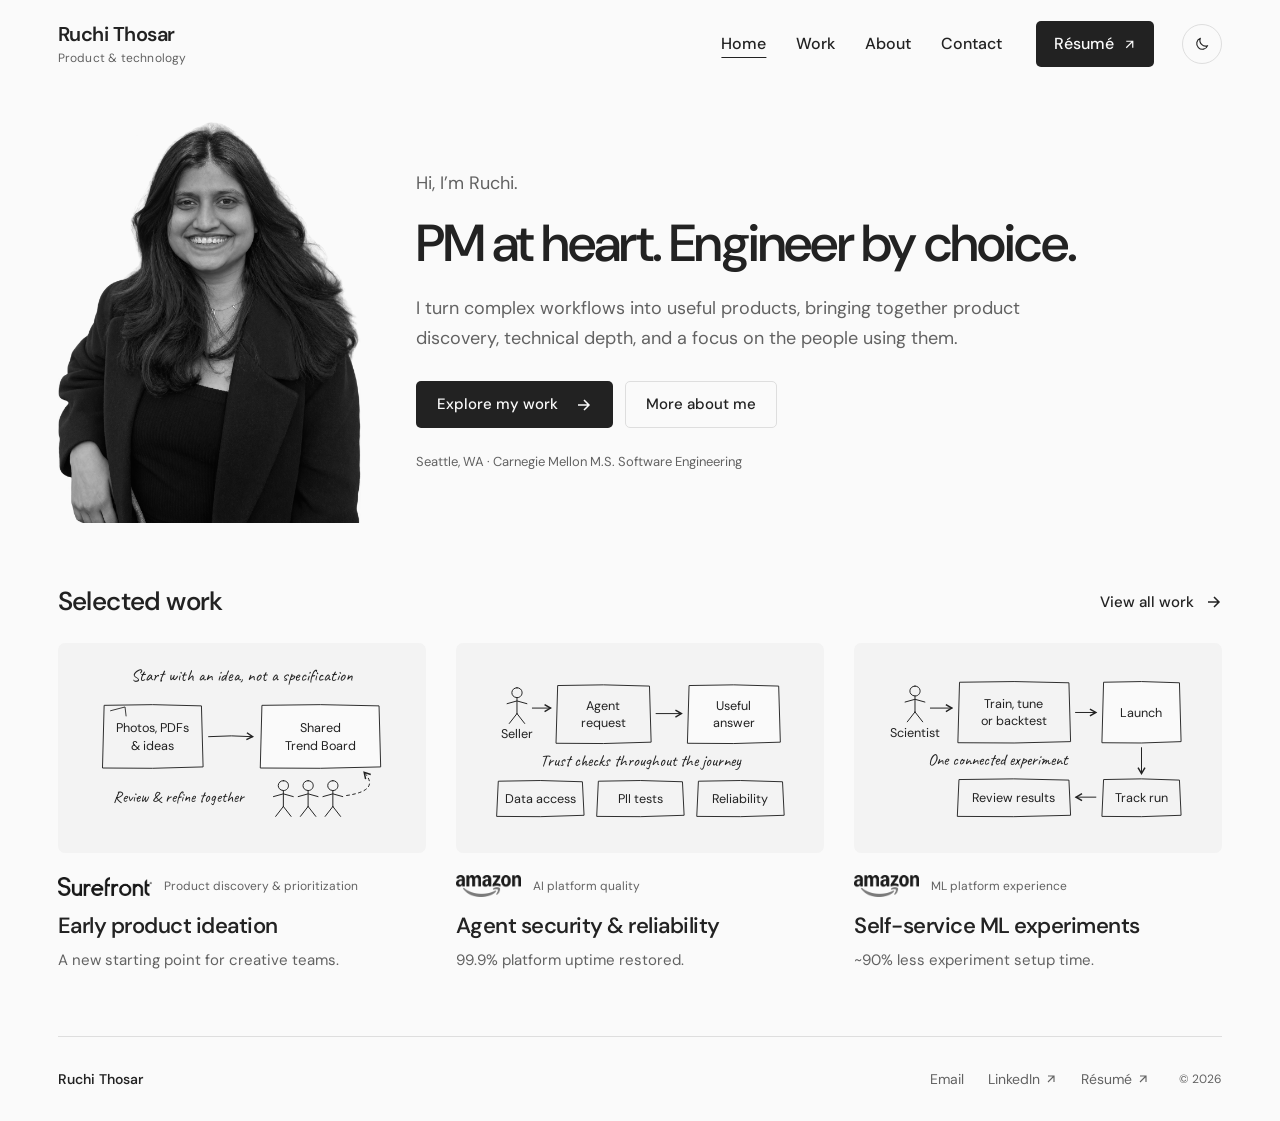
<file: index.html>
<!doctype html>
<html lang="en"><head><meta charset="utf-8"><meta name="viewport" content="width=device-width, initial-scale=1">
<title>Ruchi Thosar | Technical Product Manager</title><meta name="description" content="Product thinking with an engineering foundation. Explore my work in product discovery, AI platforms, and enterprise software.">
<meta name="theme-color" content="#fafafa"><meta property="og:title" content="Ruchi Thosar | Technical Product Manager"><meta property="og:description" content="Product thinking with an engineering foundation. Explore my work in product discovery, AI platforms, and enterprise software."><meta property="og:type" content="website">
<link rel="icon" href="favicon.svg" type="image/svg+xml"><script src="theme.js?v=1395b858ff9c"></script><script src="navigation.js?v=f2a00993703c" defer></script><link rel="stylesheet" href="site.css?v=018fd486fe2b"><link rel="stylesheet" href="portfolio.css?v=d4bd7ad31fdd"></head>
<body class="portfolio-page home-view"><a class="skip" href="#main">Skip to content</a><div class="wrap">
<header class="header site-header"><a class="brand" href="index.html" aria-label="Ruchi Thosar home">Ruchi Thosar<span class="brand-sub">Product &amp; technology</span></a>
<nav class="nav" id="site-navigation" aria-label="Main navigation"><a href="index.html" aria-current="page">Home</a><a href="work.html">Work</a><a href="about.html">About</a><a href="contact.html">Contact</a><a class="resume-link" href="ruchi-thosar-pm-resume.pdf" target="_blank" rel="noopener noreferrer">Résumé <svg class="icon" viewBox="0 0 16 16" fill="none" aria-hidden="true"><path d="M4 12 12 4M4 4h8v8" stroke="currentColor" stroke-width="1.5"/></svg></a></nav><button class="theme-toggle" type="button" data-theme-toggle aria-label="Switch to dark theme" title="Switch to dark theme" hidden><svg class="theme-moon" viewBox="0 0 24 24" fill="none" aria-hidden="true"><path d="M20.5 14.5A8.5 8.5 0 0 1 9.5 3.5a8.5 8.5 0 1 0 11 11Z" stroke="currentColor" stroke-width="1.7" stroke-linejoin="round"/></svg><svg class="theme-sun" viewBox="0 0 24 24" fill="none" aria-hidden="true"><circle cx="12" cy="12" r="4" stroke="currentColor" stroke-width="1.7"/><path d="M12 2v2M12 20v2M2 12h2M20 12h2M5 5l1.5 1.5M17.5 17.5 19 19M5 19l1.5-1.5M17.5 6.5 19 5" stroke="currentColor" stroke-width="1.7" stroke-linecap="round"/></svg><span class="theme-label">Dark</span></button><button class="menu-toggle" type="button" data-menu-toggle aria-controls="site-navigation" aria-expanded="false" hidden><svg class="icon" viewBox="0 0 18 18" fill="none" aria-hidden="true"><path d="M2 5h14M2 9h14M2 13h14" stroke="currentColor" stroke-width="1.5"/></svg><span>Menu</span></button></header>
<main id="main">
  <section class="landing-hero" aria-labelledby="intro">
    <div class="landing-portrait"><img src="ruchi-portrait-cutout.png" alt="Ruchi Thosar, smiling in a black blazer" width="1086" height="1448" fetchpriority="high"></div>
    <div class="landing-intro"><p class="hello">Hi, I’m Ruchi.</p><h1 id="intro">PM at heart. Engineer by choice.</h1><p class="landing-description">I turn complex workflows into useful products, bringing together product discovery, technical depth, and a focus on the people using them.</p><div class="landing-actions"><a class="button button-primary" href="work.html">Explore my work <svg class="icon" viewBox="0 0 16 16" fill="none" aria-hidden="true"><path d="M2 8h11M8 3l5 5-5 5" stroke="currentColor" stroke-width="1.5"/></svg></a><a class="button button-secondary" href="about.html">More about me</a></div><p class="landing-location">Seattle, WA · Carnegie Mellon M.S. Software Engineering</p></div>
  </section>
  <section class="featured-work" id="work" aria-labelledby="selected-work-heading"><div class="gallery-heading"><h2 id="selected-work-heading">Selected work</h2><a class="all-work-link" href="work.html">View all work <svg class="icon" viewBox="0 0 16 16" fill="none" aria-hidden="true"><path d="M2 8h11M8 3l5 5-5 5" stroke="currentColor" stroke-width="1.5"/></svg></a></div><div class="project-gallery featured-gallery"><article class="project-card" id="project-surefront"><a class="project-card-link" href="surefront.html"><div class="project-art"><svg viewBox="0 0 560 310" role="img" aria-labelledby="thumb-surefront-title" xmlns="http://www.w3.org/2000/svg"><title id="thumb-surefront-title">From collected inspiration to a shared Trend Board</title><defs><marker id="thumb-surefront-arrow" markerWidth="9" markerHeight="9" refX="7" refY="4.5" orient="auto"><path d="M1 1 L7 4.5 L1 8" fill="none" stroke="currentColor" stroke-width="1.5"/></marker></defs><text x="280" y="33" fill="currentColor" font-family="Caveat, cursive" font-size="31" text-anchor="middle">Start with an idea, not a specification</text><path d="M29 77 Q117.0 74 206 78 L209 189 Q117.0 193 26 191 Z" fill="var(--soft)" fill-opacity="0" stroke="currentColor" stroke-width="1.7"/><text x="117.0" y="125.5" fill="currentColor" font-family="'DM Sans', Arial, sans-serif" font-size="23" text-anchor="middle">Photos, PDFs</text><text x="117.0" y="157.5" fill="currentColor" font-family="'DM Sans', Arial, sans-serif" font-size="23" text-anchor="middle">&amp; ideas</text><path d="M40 87l27-7 2 17" fill="none" stroke="currentColor" stroke-width="1.6"/><path d="M219 134 Q262 131 299 134" fill="none" stroke="currentColor" stroke-width="1.8" stroke-linecap="round" marker-end="url(#thumb-surefront-arrow)"/><path d="M316 77 Q422.0 74 529 78 L532 189 Q422.0 193 313 191 Z" fill="var(--soft)" fill-opacity="1" stroke="currentColor" stroke-width="1.7"/><text x="422.0" y="125.5" fill="currentColor" font-family="'DM Sans', Arial, sans-serif" font-size="23" text-anchor="middle">Shared</text><text x="422.0" y="157.5" fill="currentColor" font-family="'DM Sans', Arial, sans-serif" font-size="23" text-anchor="middle">Trend Board</text><g transform="translate(355,230)" stroke="currentColor" fill="none" stroke-width="1.8" stroke-linecap="round"><path d="M0-16 C-12-16-13 1 0 2 C12 2 13-16 0-16Z M0 2 L0 31 M-18 13 L0 8 L18 13 M0 31 L-14 49 M0 31 L14 49"/></g><g transform="translate(400,230)" stroke="currentColor" fill="none" stroke-width="1.8" stroke-linecap="round"><path d="M0-16 C-12-16-13 1 0 2 C12 2 13-16 0-16Z M0 2 L0 31 M-18 13 L0 8 L18 13 M0 31 L-14 49 M0 31 L14 49"/></g><g transform="translate(445,230)" stroke="currentColor" fill="none" stroke-width="1.8" stroke-linecap="round"><path d="M0-16 C-12-16-13 1 0 2 C12 2 13-16 0-16Z M0 2 L0 31 M-18 13 L0 8 L18 13 M0 31 L-14 49 M0 31 L14 49"/></g><path d="M470 241 Q532 232 502 199" fill="none" stroke="currentColor" stroke-width="1.8" stroke-linecap="round" marker-end="url(#thumb-surefront-arrow)" stroke-dasharray="5 6"/><text x="165" y="252" fill="currentColor" font-family="Caveat, cursive" font-size="29" text-anchor="middle">Review &amp; refine together</text></svg><span class="project-open" aria-hidden="true"><svg class="icon" viewBox="0 0 16 16" fill="none" aria-hidden="true"><path d="M4 12 12 4M4 4h8v8" stroke="currentColor" stroke-width="1.5"/></svg></span></div><div class="project-brand"><img class="logo surefront" src="surefront-logo.png" alt="Surefront" loading="lazy"><span>Product discovery &amp; prioritization</span></div><h2>Early product ideation</h2><p>A new starting point for creative teams.</p></a></article><article class="project-card" id="project-reliability"><a class="project-card-link" href="reliability.html"><div class="project-art"><svg viewBox="0 0 560 310" role="img" aria-labelledby="thumb-reliability-title" xmlns="http://www.w3.org/2000/svg"><title id="thumb-reliability-title">Protect seller data and check agent behavior before returning an answer</title><defs><marker id="thumb-reliability-arrow" markerWidth="9" markerHeight="9" refX="7" refY="4.5" orient="auto"><path d="M1 1 L7 4.5 L1 8" fill="none" stroke="currentColor" stroke-width="1.5"/></marker></defs><g transform="translate(56,61)" stroke="currentColor" fill="none" stroke-width="1.8" stroke-linecap="round"><path d="M0-16 C-12-16-13 1 0 2 C12 2 13-16 0-16Z M0 2 L0 31 M-18 13 L0 8 L18 13 M0 31 L-14 49 M0 31 L14 49"/></g><text x="56" y="137" fill="currentColor" font-family="'DM Sans', Arial, sans-serif" font-size="23" text-anchor="middle">Seller</text><path d="M130 41 Q213.0 38 297 42 L300 144 Q213.0 148 127 146 Z" fill="var(--soft)" fill-opacity="0" stroke="currentColor" stroke-width="1.7"/><text x="213.0" y="85.0" fill="currentColor" font-family="'DM Sans', Arial, sans-serif" font-size="23" text-anchor="middle">Agent</text><text x="213.0" y="117.0" fill="currentColor" font-family="'DM Sans', Arial, sans-serif" font-size="23" text-anchor="middle">request</text><path d="M84 82 L117 82" fill="none" stroke="currentColor" stroke-width="1.8" stroke-linecap="round" marker-end="url(#thumb-reliability-arrow)"/><path d="M369 41 Q450.0 38 532 42 L535 144 Q450.0 148 366 146 Z" fill="var(--soft)" fill-opacity="1" stroke="currentColor" stroke-width="1.7"/><text x="450.0" y="85.0" fill="currentColor" font-family="'DM Sans', Arial, sans-serif" font-size="23" text-anchor="middle">Useful</text><text x="450.0" y="117.0" fill="currentColor" font-family="'DM Sans', Arial, sans-serif" font-size="23" text-anchor="middle">answer</text><path d="M309 92 L355 92" fill="none" stroke="currentColor" stroke-width="1.8" stroke-linecap="round" marker-end="url(#thumb-reliability-arrow)"/><text x="280" y="188" fill="currentColor" font-family="Caveat, cursive" font-size="30" text-anchor="middle">Trust checks throughout the journey</text><path d="M22 215 Q98.0 212 175 216 L178 277 Q98.0 281 19 279 Z" fill="var(--soft)" fill-opacity="0" stroke="currentColor" stroke-width="1.7"/><text x="98.0" y="254.5" fill="currentColor" font-family="'DM Sans', Arial, sans-serif" font-size="23" text-anchor="middle">Data access</text><path d="M204 215 Q280.0 212 357 216 L360 277 Q280.0 281 201 279 Z" fill="var(--soft)" fill-opacity="0" stroke="currentColor" stroke-width="1.7"/><text x="280.0" y="254.5" fill="currentColor" font-family="'DM Sans', Arial, sans-serif" font-size="23" text-anchor="middle">PII tests</text><path d="M386 215 Q462.0 212 539 216 L542 277 Q462.0 281 383 279 Z" fill="var(--soft)" fill-opacity="0" stroke="currentColor" stroke-width="1.7"/><text x="462.0" y="254.5" fill="currentColor" font-family="'DM Sans', Arial, sans-serif" font-size="23" text-anchor="middle">Reliability</text></svg><span class="project-open" aria-hidden="true"><svg class="icon" viewBox="0 0 16 16" fill="none" aria-hidden="true"><path d="M4 12 12 4M4 4h8v8" stroke="currentColor" stroke-width="1.5"/></svg></span></div><div class="project-brand"><img class="logo amazon" src="amazon-logo.png" alt="Amazon" loading="lazy"><span>AI platform quality</span></div><h2>Agent security &amp; reliability</h2><p>99.9% platform uptime restored.</p></a></article><article class="project-card" id="project-experimentation"><a class="project-card-link" href="experimentation.html"><div class="project-art"><svg viewBox="0 0 560 310" role="img" aria-labelledby="thumb-experimentation-title" xmlns="http://www.w3.org/2000/svg"><title id="thumb-experimentation-title">A scientist requests a job, tracks its run, and finds the results</title><defs><marker id="thumb-experimentation-arrow" markerWidth="9" markerHeight="9" refX="7" refY="4.5" orient="auto"><path d="M1 1 L7 4.5 L1 8" fill="none" stroke="currentColor" stroke-width="1.5"/></marker></defs><g transform="translate(56,58)" stroke="currentColor" fill="none" stroke-width="1.8" stroke-linecap="round"><path d="M0-16 C-12-16-13 1 0 2 C12 2 13-16 0-16Z M0 2 L0 31 M-18 13 L0 8 L18 13 M0 31 L-14 49 M0 31 L14 49"/></g><text x="56" y="135" fill="currentColor" font-family="'DM Sans', Arial, sans-serif" font-size="23" text-anchor="middle">Scientist</text><path d="M137 35 Q236.0 32 336 36 L339 143 Q236.0 147 134 145 Z" fill="var(--soft)" fill-opacity="0" stroke="currentColor" stroke-width="1.7"/><text x="236.0" y="81.5" fill="currentColor" font-family="'DM Sans', Arial, sans-serif" font-size="23" text-anchor="middle">Train, tune</text><text x="236.0" y="113.5" fill="currentColor" font-family="'DM Sans', Arial, sans-serif" font-size="23" text-anchor="middle">or backtest</text><path d="M84 82 L123 82" fill="none" stroke="currentColor" stroke-width="1.8" stroke-linecap="round" marker-end="url(#thumb-experimentation-arrow)"/><path d="M399 35 Q467.5 32 537 36 L540 143 Q467.5 147 396 145 Z" fill="var(--soft)" fill-opacity="1" stroke="currentColor" stroke-width="1.7"/><text x="467.5" y="97.5" fill="currentColor" font-family="'DM Sans', Arial, sans-serif" font-size="23" text-anchor="middle">Launch</text><path d="M348 90 L385 90" fill="none" stroke="currentColor" stroke-width="1.8" stroke-linecap="round" marker-end="url(#thumb-experimentation-arrow)"/><path d="M136 212 Q235.5 209 336 213 L339 277 Q235.5 281 133 279 Z" fill="var(--soft)" fill-opacity="0" stroke="currentColor" stroke-width="1.7"/><text x="235.5" y="253.0" fill="currentColor" font-family="'DM Sans', Arial, sans-serif" font-size="23" text-anchor="middle">Review results</text><path d="M399 212 Q467.5 209 537 213 L540 277 Q467.5 281 396 279 Z" fill="var(--soft)" fill-opacity="0" stroke="currentColor" stroke-width="1.7"/><text x="467.5" y="253.0" fill="currentColor" font-family="'DM Sans', Arial, sans-serif" font-size="23" text-anchor="middle">Track run</text><path d="M468 154 L468 201" fill="none" stroke="currentColor" stroke-width="1.8" stroke-linecap="round" marker-end="url(#thumb-experimentation-arrow)"/><path d="M385 244 L349 244" fill="none" stroke="currentColor" stroke-width="1.8" stroke-linecap="round" marker-end="url(#thumb-experimentation-arrow)"/><text x="206" y="185" fill="currentColor" font-family="Caveat, cursive" font-size="30" text-anchor="middle">One connected experiment</text></svg><span class="project-open" aria-hidden="true"><svg class="icon" viewBox="0 0 16 16" fill="none" aria-hidden="true"><path d="M4 12 12 4M4 4h8v8" stroke="currentColor" stroke-width="1.5"/></svg></span></div><div class="project-brand"><img class="logo amazon" src="amazon-logo.png" alt="Amazon" loading="lazy"><span>ML platform experience</span></div><h2>Self-service ML experiments</h2><p>~90% less experiment setup time.</p></a></article></div></section>
</main>
<footer class="site-footer" id="contact"><a class="footer-name" href="index.html">Ruchi Thosar</a><div class="footer-links"><a href="mailto:thosar.ruchi@gmail.com">Email</a><a href="https://www.linkedin.com/in/ruchi-thosar/" target="_blank" rel="noopener noreferrer">LinkedIn <svg class="icon" viewBox="0 0 16 16" fill="none" aria-hidden="true"><path d="M4 12 12 4M4 4h8v8" stroke="currentColor" stroke-width="1.5"/></svg></a><a href="ruchi-thosar-pm-resume.pdf" target="_blank" rel="noopener noreferrer">Résumé <svg class="icon" viewBox="0 0 16 16" fill="none" aria-hidden="true"><path d="M4 12 12 4M4 4h8v8" stroke="currentColor" stroke-width="1.5"/></svg></a></div><span class="copyright">© 2026</span></footer>
</div></body></html>
</file>
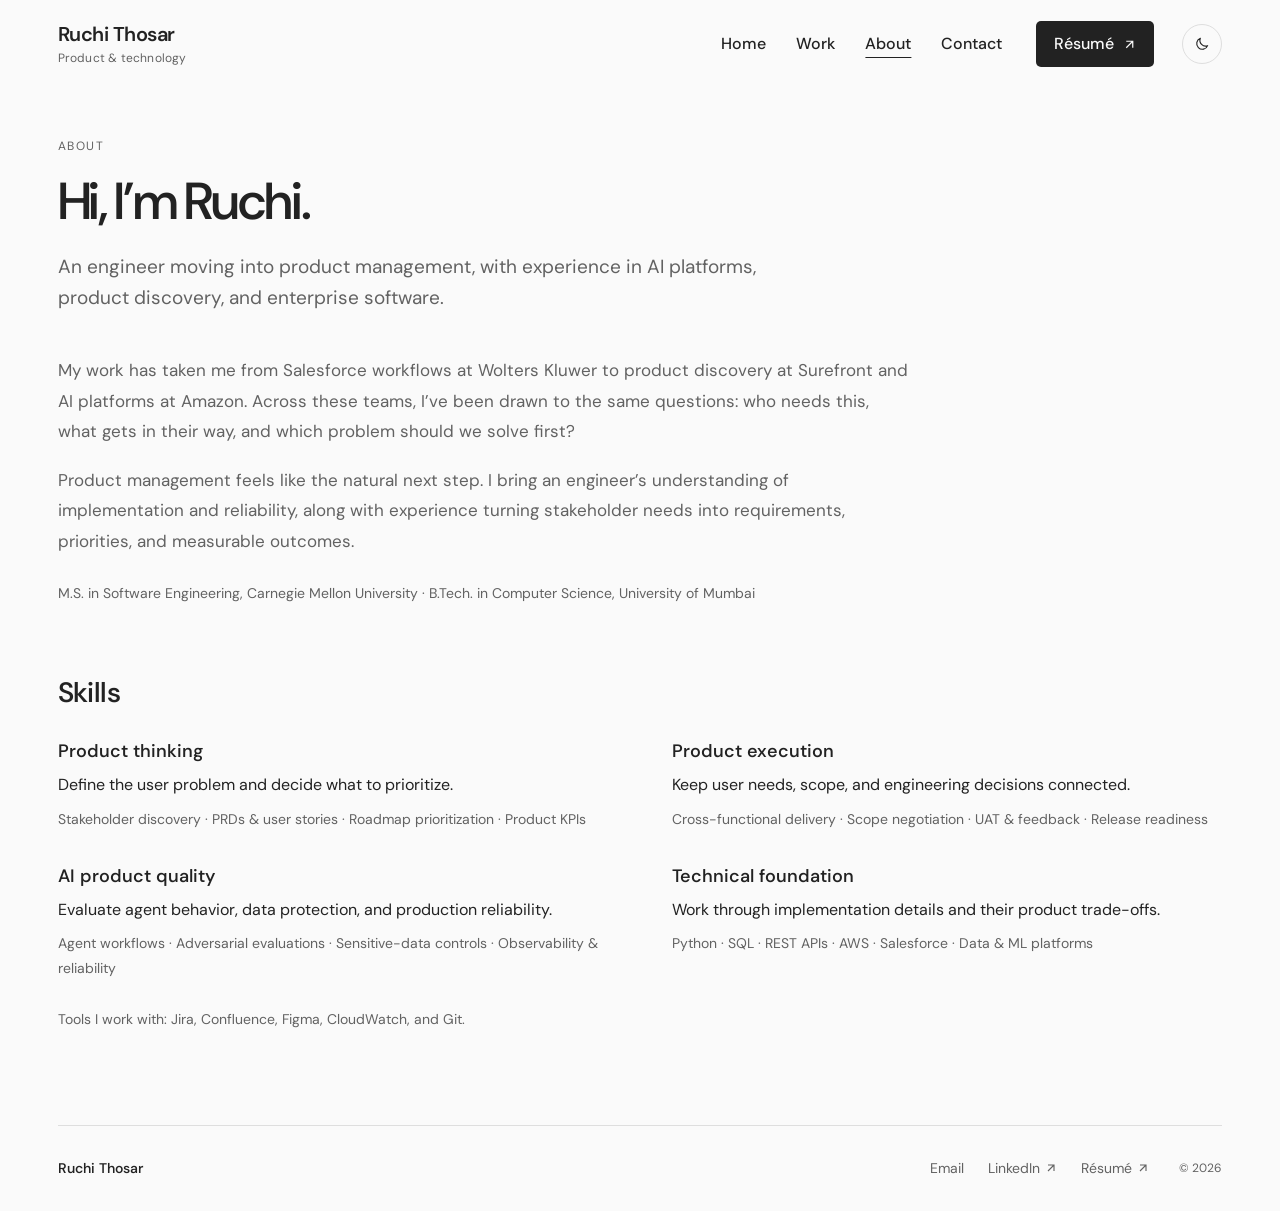
<file: about.html>
<!doctype html>
<html lang="en"><head><meta charset="utf-8"><meta name="viewport" content="width=device-width, initial-scale=1">
<title>About | Ruchi Thosar</title><meta name="description" content="My background, skills, and experience in engineering and product.">
<meta name="theme-color" content="#fafafa"><meta property="og:title" content="About | Ruchi Thosar"><meta property="og:description" content="My background, skills, and experience in engineering and product."><meta property="og:type" content="website">
<link rel="icon" href="favicon.svg" type="image/svg+xml"><script src="theme.js?v=1395b858ff9c"></script><script src="navigation.js?v=f2a00993703c" defer></script><link rel="stylesheet" href="site.css?v=018fd486fe2b"><link rel="stylesheet" href="portfolio.css?v=d4bd7ad31fdd"></head>
<body class="portfolio-page about-view"><a class="skip" href="#main">Skip to content</a><div class="wrap">
<header class="header site-header"><a class="brand" href="index.html" aria-label="Ruchi Thosar home">Ruchi Thosar<span class="brand-sub">Product &amp; technology</span></a>
<nav class="nav" id="site-navigation" aria-label="Main navigation"><a href="index.html">Home</a><a href="work.html">Work</a><a href="about.html" aria-current="page">About</a><a href="contact.html">Contact</a><a class="resume-link" href="ruchi-thosar-pm-resume.pdf" target="_blank" rel="noopener noreferrer">Résumé <svg class="icon" viewBox="0 0 16 16" fill="none" aria-hidden="true"><path d="M4 12 12 4M4 4h8v8" stroke="currentColor" stroke-width="1.5"/></svg></a></nav><button class="theme-toggle" type="button" data-theme-toggle aria-label="Switch to dark theme" title="Switch to dark theme" hidden><svg class="theme-moon" viewBox="0 0 24 24" fill="none" aria-hidden="true"><path d="M20.5 14.5A8.5 8.5 0 0 1 9.5 3.5a8.5 8.5 0 1 0 11 11Z" stroke="currentColor" stroke-width="1.7" stroke-linejoin="round"/></svg><svg class="theme-sun" viewBox="0 0 24 24" fill="none" aria-hidden="true"><circle cx="12" cy="12" r="4" stroke="currentColor" stroke-width="1.7"/><path d="M12 2v2M12 20v2M2 12h2M20 12h2M5 5l1.5 1.5M17.5 17.5 19 19M5 19l1.5-1.5M17.5 6.5 19 5" stroke="currentColor" stroke-width="1.7" stroke-linecap="round"/></svg><span class="theme-label">Dark</span></button><button class="menu-toggle" type="button" data-menu-toggle aria-controls="site-navigation" aria-expanded="false" hidden><svg class="icon" viewBox="0 0 18 18" fill="none" aria-hidden="true"><path d="M2 5h14M2 9h14M2 13h14" stroke="currentColor" stroke-width="1.5"/></svg><span>Menu</span></button></header>
<main id="main" class="profile-page">
  <header class="page-intro"><p class="page-kicker">ABOUT</p><h1>Hi, I’m Ruchi.</h1><p class="page-lead">An engineer moving into product management, with experience in AI platforms, product discovery, and enterprise software.</p></header>
  <div class="profile-story"><p>My work has taken me from Salesforce workflows at Wolters Kluwer to product discovery at Surefront and AI platforms at Amazon. Across these teams, I’ve been drawn to the same questions: who needs this, what gets in their way, and which problem should we solve first?</p><p>Product management feels like the natural next step. I bring an engineer’s understanding of implementation and reliability, along with experience turning stakeholder needs into requirements, priorities, and measurable outcomes.</p><p class="profile-education">M.S. in Software Engineering, Carnegie Mellon University · B.Tech. in Computer Science, University of Mumbai</p></div>
<section class="section skills" id="skills" aria-labelledby="skills-heading">
    <div class="section-title"><h2 id="skills-heading">Skills</h2></div>
    <dl class="skill-list">
      <div><dt>Product thinking</dt><dd><p>Define the user problem and decide what to prioritize.</p><span>Stakeholder discovery · PRDs &amp; user stories · Roadmap prioritization · Product KPIs</span></dd></div>
      <div><dt>Product execution</dt><dd><p>Keep user needs, scope, and engineering decisions connected.</p><span>Cross-functional delivery · Scope negotiation · UAT &amp; feedback · Release readiness</span></dd></div>
      <div><dt>AI product quality</dt><dd><p>Evaluate agent behavior, data protection, and production reliability.</p><span>Agent workflows · Adversarial evaluations · Sensitive-data controls · Observability &amp; reliability</span></dd></div>
      <div><dt>Technical foundation</dt><dd><p>Work through implementation details and their product trade-offs.</p><span>Python · SQL · REST APIs · AWS · Salesforce · Data &amp; ML platforms</span></dd></div>
    </dl>
    <p class="tools-note">Tools I work with: Jira, Confluence, Figma, CloudWatch, and Git.</p>
  </section></main>
<footer class="site-footer" id="contact"><a class="footer-name" href="index.html">Ruchi Thosar</a><div class="footer-links"><a href="mailto:thosar.ruchi@gmail.com">Email</a><a href="https://www.linkedin.com/in/ruchi-thosar/" target="_blank" rel="noopener noreferrer">LinkedIn <svg class="icon" viewBox="0 0 16 16" fill="none" aria-hidden="true"><path d="M4 12 12 4M4 4h8v8" stroke="currentColor" stroke-width="1.5"/></svg></a><a href="ruchi-thosar-pm-resume.pdf" target="_blank" rel="noopener noreferrer">Résumé <svg class="icon" viewBox="0 0 16 16" fill="none" aria-hidden="true"><path d="M4 12 12 4M4 4h8v8" stroke="currentColor" stroke-width="1.5"/></svg></a></div><span class="copyright">© 2026</span></footer>
</div></body></html>
</file>
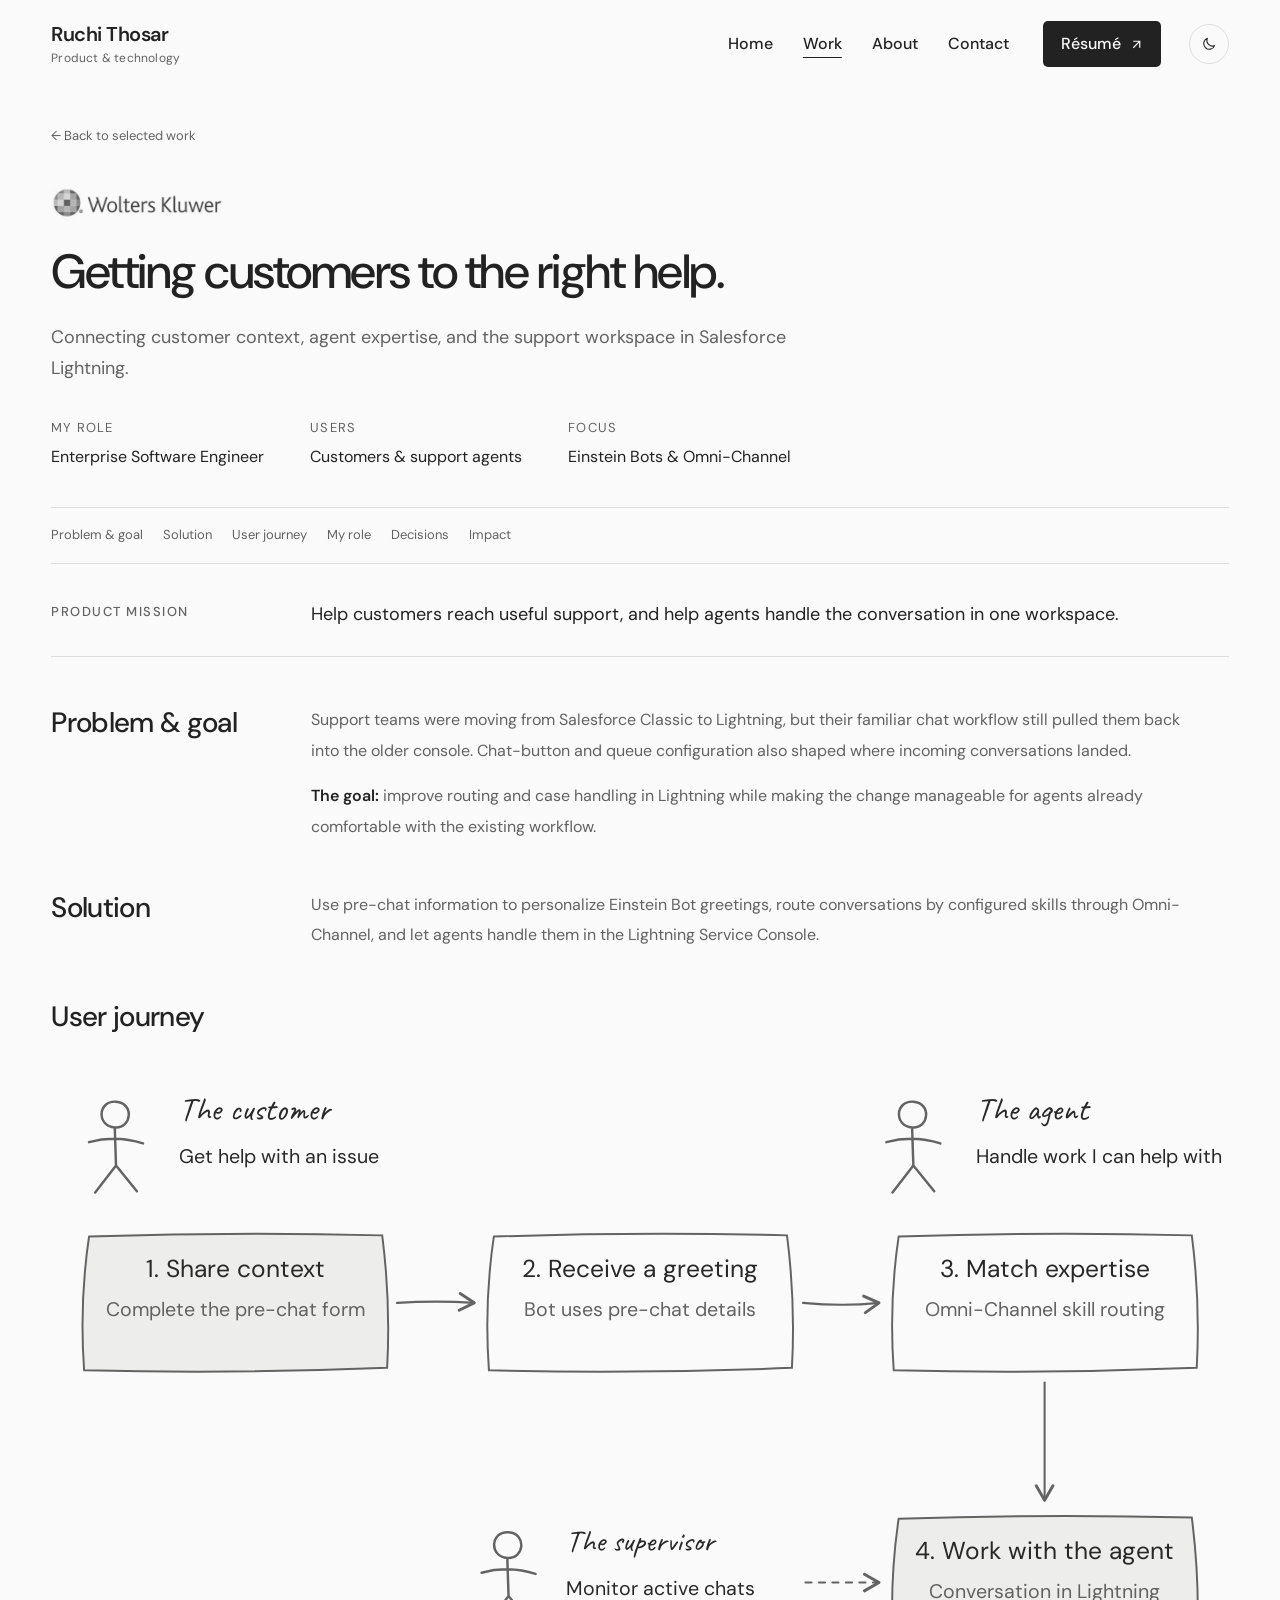
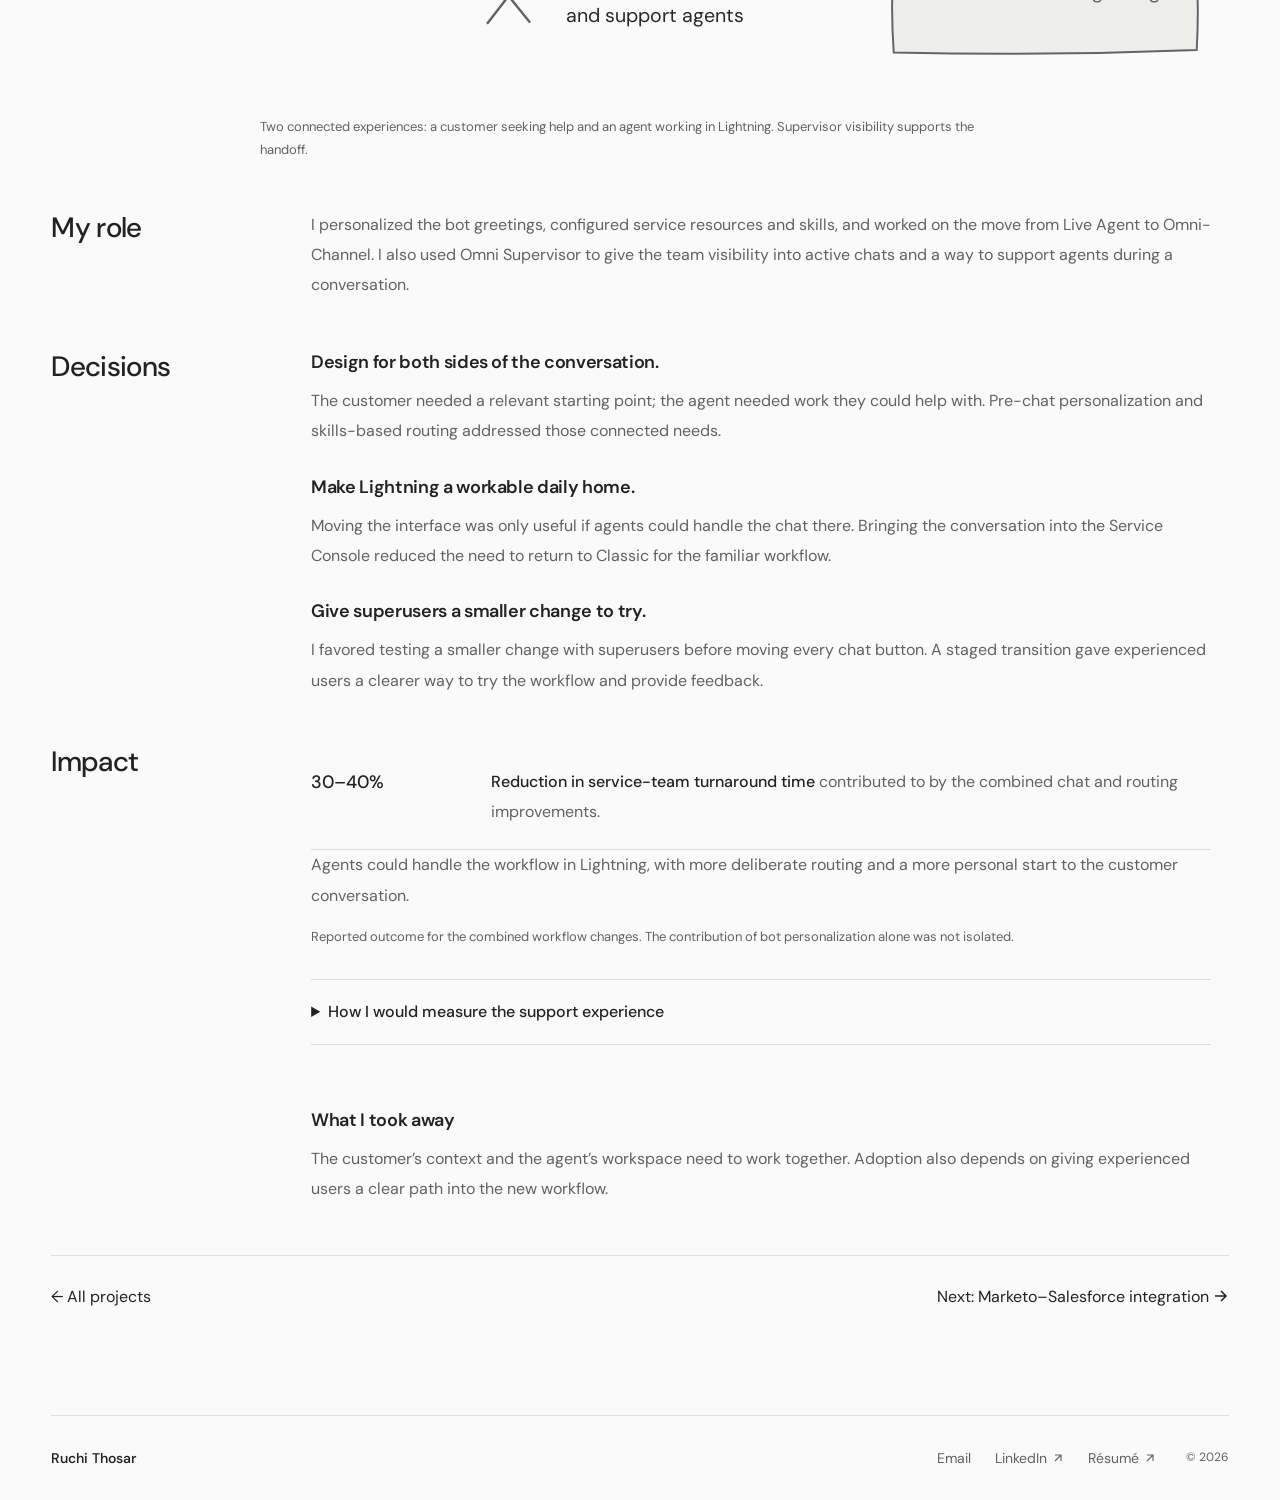
<file: chatbot.html>
<!doctype html>
<html lang="en"><head><meta charset="utf-8"><meta name="viewport" content="width=device-width, initial-scale=1">
<title>Customer support &amp; routing | Ruchi Thosar</title><meta name="description" content="Connecting customer context, agent expertise, and the support workspace in Salesforce Lightning.">
<meta name="theme-color" content="#fafafa"><meta property="og:title" content="Customer support &amp; routing | Ruchi Thosar"><meta property="og:description" content="Connecting customer context, agent expertise, and the support workspace in Salesforce Lightning."><meta property="og:type" content="website">
<link rel="icon" href="favicon.svg" type="image/svg+xml"><script src="theme.js?v=1395b858ff9c"></script><script src="navigation.js?v=f2a00993703c" defer></script><link rel="stylesheet" href="site.css?v=018fd486fe2b"><link rel="stylesheet" href="portfolio.css?v=d4bd7ad31fdd"></head>
<body class="case-page"><a class="skip" href="#main">Skip to content</a><div class="wrap">
<header class="header site-header"><a class="brand" href="index.html" aria-label="Ruchi Thosar home">Ruchi Thosar<span class="brand-sub">Product &amp; technology</span></a>
<nav class="nav" id="site-navigation" aria-label="Main navigation"><a href="index.html">Home</a><a href="work.html" aria-current="page">Work</a><a href="about.html">About</a><a href="contact.html">Contact</a><a class="resume-link" href="ruchi-thosar-pm-resume.pdf" target="_blank" rel="noopener noreferrer">Résumé <svg class="icon" viewBox="0 0 16 16" fill="none" aria-hidden="true"><path d="M4 12 12 4M4 4h8v8" stroke="currentColor" stroke-width="1.5"/></svg></a></nav><button class="theme-toggle" type="button" data-theme-toggle aria-label="Switch to dark theme" title="Switch to dark theme" hidden><svg class="theme-moon" viewBox="0 0 24 24" fill="none" aria-hidden="true"><path d="M20.5 14.5A8.5 8.5 0 0 1 9.5 3.5a8.5 8.5 0 1 0 11 11Z" stroke="currentColor" stroke-width="1.7" stroke-linejoin="round"/></svg><svg class="theme-sun" viewBox="0 0 24 24" fill="none" aria-hidden="true"><circle cx="12" cy="12" r="4" stroke="currentColor" stroke-width="1.7"/><path d="M12 2v2M12 20v2M2 12h2M20 12h2M5 5l1.5 1.5M17.5 17.5 19 19M5 19l1.5-1.5M17.5 6.5 19 5" stroke="currentColor" stroke-width="1.7" stroke-linecap="round"/></svg><span class="theme-label">Dark</span></button><button class="menu-toggle" type="button" data-menu-toggle aria-controls="site-navigation" aria-expanded="false" hidden><svg class="icon" viewBox="0 0 18 18" fill="none" aria-hidden="true"><path d="M2 5h14M2 9h14M2 13h14" stroke="currentColor" stroke-width="1.5"/></svg><span>Menu</span></button></header>
<main id="main"><a class="back" href="work.html">← Back to selected work</a><header class="case-header"><img class="case-logo wk-case-logo" src="wolters-kluwer-logo.png" alt="Wolters Kluwer" width="792" height="155"><h1>Getting customers to the right help.</h1><p class="case-subtitle">Connecting customer context, agent expertise, and the support workspace in Salesforce Lightning.</p><div class="case-meta"><div><small>My role</small>Enterprise Software Engineer</div><div><small>Users</small>Customers &amp; support agents</div><div><small>Focus</small>Einstein Bots &amp; Omni-Channel</div></div></header><nav class="case-jump" aria-label="Case study sections"><a href="#problem">Problem & goal</a><a href="#solution">Solution</a><a href="#journey">User journey</a><a href="#role">My role</a><a href="#decisions">Decisions</a><a href="#impact">Impact</a></nav><div class="case-content"><section id="mission" class="mission"><p class="eyebrow">PRODUCT MISSION</p><p>Help customers reach useful support, and help agents handle the conversation in one workspace.</p></section><section id="problem"><h2>Problem &amp; goal</h2><div class="case-section-body"><p>Support teams were moving from Salesforce Classic to Lightning, but their familiar chat workflow still pulled them back into the older console. Chat-button and queue configuration also shaped where incoming conversations landed.</p><p><strong>The goal:</strong> improve routing and case handling in Lightning while making the change manageable for agents already comfortable with the existing workflow.</p></div></section><section id="solution"><h2>Solution</h2><div class="case-section-body"><p>Use pre-chat information to personalize Einstein Bot greetings, route conversations by configured skills through Omni-Channel, and let agents handle them in the Lightning Service Console.</p></div></section><section id="journey"><h2>User journey</h2><div class="case-section-body"><figure class="journey-figure"><div class="sketch-board"><svg class="journey-desktop" viewBox="0 0 960 515" xmlns="http://www.w3.org/2000/svg" role="img" aria-labelledby="support-desktop-title support-desktop-desc"><title id="support-desktop-title">Customer context meets agent expertise</title><desc id="support-desktop-desc">The customer shares pre-chat context and receives a personalized Einstein Bot greeting. Omni-Channel routes the conversation using configured skills. The support agent handles it in Lightning, while a supervisor can monitor active chats and assist.</desc><defs><marker id="support-desktop-arrow" markerWidth="10" markerHeight="10" refX="8" refY="5" orient="auto"><path d="M1 1 L8 5 L1 9" stroke="var(--diagram-stroke,#535348)" stroke-width="1.4" fill="none" stroke-linecap="round" stroke-linejoin="round"/></marker></defs><g transform="translate(53,43)" fill="none" stroke="var(--diagram-stroke,#45453c)" stroke-width="2" stroke-linecap="round"><path d="M0-18 C-15-19-16 2-1 3 C13 4 15-17 0-18Z M-1 4 L0 34 M-22 15 Q0 9 22 16 M0 34 L-17 56 M0 34 L17 55"/></g><text x="104" y="40" text-anchor="start" fill="var(--diagram-ink,#34342e)" font-family="'Caveat', cursive" font-size="27"><tspan x="104" dy="0">The customer</tspan></text><text x="104" y="75" text-anchor="start" fill="var(--diagram-ink,#34342e)" font-family="'DM Sans', Arial, sans-serif" font-size="16"><tspan x="104" dy="0">Get help with an issue</tspan></text><g transform="translate(703,43)" fill="none" stroke="var(--diagram-stroke,#45453c)" stroke-width="2" stroke-linecap="round"><path d="M0-18 C-15-19-16 2-1 3 C13 4 15-17 0-18Z M-1 4 L0 34 M-22 15 Q0 9 22 16 M0 34 L-17 56 M0 34 L17 55"/></g><text x="754" y="40" text-anchor="start" fill="var(--diagram-ink,#34342e)" font-family="'Caveat', cursive" font-size="27"><tspan x="754" dy="0">The agent</tspan></text><text x="754" y="75" text-anchor="start" fill="var(--diagram-ink,#34342e)" font-family="'DM Sans', Arial, sans-serif" font-size="16"><tspan x="754" dy="0">Handle work I can help with</tspan></text><path d="M31 135 Q150.0 131 270 134 Q277 189.0 274 242 Q150.0 247 27 244 Q23 189.0 31 135Z" fill="var(--diagram-highlight,#fff8dc)" stroke="var(--diagram-stroke,#45453c)" stroke-width="1.6"/><text x="150.0" y="168" text-anchor="middle" fill="var(--diagram-ink,#34342e)" font-family="'DM Sans', Arial, sans-serif" font-size="20"><tspan x="150.0" dy="0">1. Share context</tspan></text><text x="150.0" y="200" text-anchor="middle" fill="var(--diagram-muted,#65655b)" font-family="'DM Sans', Arial, sans-serif" font-size="16"><tspan x="150.0" dy="0">Complete the pre-chat form</tspan></text><path d="M361 135 Q480.0 131 600 134 Q607 189.0 604 242 Q480.0 247 357 244 Q353 189.0 361 135Z" fill="var(--diagram-surface,#fff)" stroke="var(--diagram-stroke,#45453c)" stroke-width="1.6"/><text x="480.0" y="168" text-anchor="middle" fill="var(--diagram-ink,#34342e)" font-family="'DM Sans', Arial, sans-serif" font-size="20"><tspan x="480.0" dy="0">2. Receive a greeting</tspan></text><text x="480.0" y="200" text-anchor="middle" fill="var(--diagram-muted,#65655b)" font-family="'DM Sans', Arial, sans-serif" font-size="16"><tspan x="480.0" dy="0">Bot uses pre-chat details</tspan></text><path d="M691 135 Q810.0 131 930 134 Q937 189.0 934 242 Q810.0 247 687 244 Q683 189.0 691 135Z" fill="var(--diagram-surface,#fff)" stroke="var(--diagram-stroke,#45453c)" stroke-width="1.6"/><text x="810.0" y="168" text-anchor="middle" fill="var(--diagram-ink,#34342e)" font-family="'DM Sans', Arial, sans-serif" font-size="20"><tspan x="810.0" dy="0">3. Match expertise</tspan></text><text x="810.0" y="200" text-anchor="middle" fill="var(--diagram-muted,#65655b)" font-family="'DM Sans', Arial, sans-serif" font-size="16"><tspan x="810.0" dy="0">Omni-Channel skill routing</tspan></text><path d="M282 189 Q314 187 345 189" stroke="var(--diagram-stroke,#535348)" stroke-width="1.7" fill="none" stroke-linecap="round" stroke-linejoin="round" marker-end="url(#support-desktop-arrow)"/><path d="M613 189 Q646 192 675 189" stroke="var(--diagram-stroke,#535348)" stroke-width="1.7" fill="none" stroke-linecap="round" stroke-linejoin="round" marker-end="url(#support-desktop-arrow)"/><path d="M810 254 L810 350" stroke="var(--diagram-stroke,#535348)" stroke-width="1.7" fill="none" stroke-linecap="round" stroke-linejoin="round" marker-end="url(#support-desktop-arrow)"/><path d="M691 365 Q810.0 361 930 364 Q937 419.0 934 472 Q810.0 477 687 474 Q683 419.0 691 365Z" fill="var(--diagram-highlight,#fff8dc)" stroke="var(--diagram-stroke,#45453c)" stroke-width="1.6"/><text x="810.0" y="398" text-anchor="middle" fill="var(--diagram-ink,#34342e)" font-family="'DM Sans', Arial, sans-serif" font-size="20"><tspan x="810.0" dy="0">4. Work with the agent</tspan></text><text x="810.0" y="430" text-anchor="middle" fill="var(--diagram-muted,#65655b)" font-family="'DM Sans', Arial, sans-serif" font-size="16"><tspan x="810.0" dy="0">Conversation in Lightning</tspan></text><g transform="translate(373,394)" fill="none" stroke="var(--diagram-stroke,#45453c)" stroke-width="2" stroke-linecap="round"><path d="M0-18 C-15-19-16 2-1 3 C13 4 15-17 0-18Z M-1 4 L0 34 M-22 15 Q0 9 22 16 M0 34 L-17 56 M0 34 L17 55"/></g><text x="420" y="391" text-anchor="start" fill="var(--diagram-ink,#34342e)" font-family="'Caveat', cursive" font-size="25"><tspan x="420" dy="0">The supervisor</tspan></text><text x="420" y="427" text-anchor="start" fill="var(--diagram-ink,#34342e)" font-family="'DM Sans', Arial, sans-serif" font-size="16"><tspan x="420" dy="0">Monitor active chats</tspan><tspan x="420" dy="22.4">and support agents</tspan></text><path d="M615 417 L675 417" stroke="var(--diagram-stroke,#535348)" stroke-width="1.7" fill="none" stroke-linecap="round" stroke-linejoin="round" marker-end="url(#support-desktop-arrow)" stroke-dasharray="5 6"/></svg><svg class="journey-mobile" viewBox="0 0 420 895" xmlns="http://www.w3.org/2000/svg" role="img" aria-labelledby="support-mobile-title support-mobile-desc"><title id="support-mobile-title">Customer context meets agent expertise</title><desc id="support-mobile-desc">The customer shares pre-chat context and receives a personalized Einstein Bot greeting. Omni-Channel routes the conversation using configured skills. The support agent handles it in Lightning, while a supervisor can monitor active chats and assist.</desc><defs><marker id="support-mobile-arrow" markerWidth="10" markerHeight="10" refX="8" refY="5" orient="auto"><path d="M1 1 L8 5 L1 9" stroke="var(--diagram-stroke,#535348)" stroke-width="1.4" fill="none" stroke-linecap="round" stroke-linejoin="round"/></marker></defs><g transform="translate(43,42)" fill="none" stroke="var(--diagram-stroke,#45453c)" stroke-width="2" stroke-linecap="round"><path d="M0-18 C-15-19-16 2-1 3 C13 4 15-17 0-18Z M-1 4 L0 34 M-22 15 Q0 9 22 16 M0 34 L-17 56 M0 34 L17 55"/></g><text x="91" y="38" text-anchor="start" fill="var(--diagram-ink,#34342e)" font-family="'Caveat', cursive" font-size="27"><tspan x="91" dy="0">The customer</tspan></text><text x="91" y="70" text-anchor="start" fill="var(--diagram-ink,#34342e)" font-family="'DM Sans', Arial, sans-serif" font-size="16"><tspan x="91" dy="0">Get help with an issue</tspan></text><path d="M61 125 Q210.0 121 360 124 Q367 177.0 364 228 Q210.0 233 57 230 Q53 177.0 61 125Z" fill="var(--diagram-highlight,#fff8dc)" stroke="var(--diagram-stroke,#45453c)" stroke-width="1.6"/><text x="210.0" y="158" text-anchor="middle" fill="var(--diagram-ink,#34342e)" font-family="'DM Sans', Arial, sans-serif" font-size="20"><tspan x="210.0" dy="0">1. Share context</tspan></text><text x="210.0" y="190" text-anchor="middle" fill="var(--diagram-muted,#65655b)" font-family="'DM Sans', Arial, sans-serif" font-size="16"><tspan x="210.0" dy="0">Complete the pre-chat form</tspan></text><path d="M61 294 Q210.0 290 360 293 Q367 346.0 364 397 Q210.0 402 57 399 Q53 346.0 61 294Z" fill="var(--diagram-surface,#fff)" stroke="var(--diagram-stroke,#45453c)" stroke-width="1.6"/><text x="210.0" y="327" text-anchor="middle" fill="var(--diagram-ink,#34342e)" font-family="'DM Sans', Arial, sans-serif" font-size="20"><tspan x="210.0" dy="0">2. Receive a greeting</tspan></text><text x="210.0" y="359" text-anchor="middle" fill="var(--diagram-muted,#65655b)" font-family="'DM Sans', Arial, sans-serif" font-size="16"><tspan x="210.0" dy="0">Bot uses pre-chat details</tspan></text><path d="M61 463 Q210.0 459 360 462 Q367 515.0 364 566 Q210.0 571 57 568 Q53 515.0 61 463Z" fill="var(--diagram-surface,#fff)" stroke="var(--diagram-stroke,#45453c)" stroke-width="1.6"/><text x="210.0" y="496" text-anchor="middle" fill="var(--diagram-ink,#34342e)" font-family="'DM Sans', Arial, sans-serif" font-size="20"><tspan x="210.0" dy="0">3. Match expertise</tspan></text><text x="210.0" y="528" text-anchor="middle" fill="var(--diagram-muted,#65655b)" font-family="'DM Sans', Arial, sans-serif" font-size="16"><tspan x="210.0" dy="0">Omni-Channel skill routing</tspan></text><path d="M61 632 Q210.0 628 360 631 Q367 684.0 364 735 Q210.0 740 57 737 Q53 684.0 61 632Z" fill="var(--diagram-highlight,#fff8dc)" stroke="var(--diagram-stroke,#45453c)" stroke-width="1.6"/><text x="210.0" y="665" text-anchor="middle" fill="var(--diagram-ink,#34342e)" font-family="'DM Sans', Arial, sans-serif" font-size="20"><tspan x="210.0" dy="0">4. Work with the agent</tspan></text><text x="210.0" y="697" text-anchor="middle" fill="var(--diagram-muted,#65655b)" font-family="'DM Sans', Arial, sans-serif" font-size="16"><tspan x="210.0" dy="0">Conversation in Lightning</tspan></text><path d="M210 240 L210 280" stroke="var(--diagram-stroke,#535348)" stroke-width="1.7" fill="none" stroke-linecap="round" stroke-linejoin="round" marker-end="url(#support-mobile-arrow)"/><path d="M210 409 L210 449" stroke="var(--diagram-stroke,#535348)" stroke-width="1.7" fill="none" stroke-linecap="round" stroke-linejoin="round" marker-end="url(#support-mobile-arrow)"/><path d="M210 578 L210 618" stroke="var(--diagram-stroke,#535348)" stroke-width="1.7" fill="none" stroke-linecap="round" stroke-linejoin="round" marker-end="url(#support-mobile-arrow)"/><g transform="translate(45,807)" fill="none" stroke="var(--diagram-stroke,#45453c)" stroke-width="2" stroke-linecap="round"><path d="M0-18 C-15-19-16 2-1 3 C13 4 15-17 0-18Z M-1 4 L0 34 M-22 15 Q0 9 22 16 M0 34 L-17 56 M0 34 L17 55"/></g><text x="92" y="799" text-anchor="start" fill="var(--diagram-ink,#34342e)" font-family="'Caveat', cursive" font-size="25"><tspan x="92" dy="0">The supervisor</tspan></text><text x="92" y="834" text-anchor="start" fill="var(--diagram-ink,#34342e)" font-family="'DM Sans', Arial, sans-serif" font-size="16"><tspan x="92" dy="0">Monitor chats and support agents</tspan></text></svg></div><figcaption>Two connected experiences: a customer seeking help and an agent working in Lightning. Supervisor visibility supports the handoff.</figcaption></figure></div></section><section id="role"><h2>My role</h2><div class="case-section-body"><p>I personalized the bot greetings, configured service resources and skills, and worked on the move from Live Agent to Omni-Channel. I also used Omni Supervisor to give the team visibility into active chats and a way to support agents during a conversation.</p></div></section><section id="decisions"><h2>Decisions</h2><div class="case-section-body"><h3>Design for both sides of the conversation.</h3><p>The customer needed a relevant starting point; the agent needed work they could help with. Pre-chat personalization and skills-based routing addressed those connected needs.</p><h3>Make Lightning a workable daily home.</h3><p>Moving the interface was only useful if agents could handle the chat there. Bringing the conversation into the Service Console reduced the need to return to Classic for the familiar workflow.</p><h3>Give superusers a smaller change to try.</h3><p>I favored testing a smaller change with superusers before moving every chat button. A staged transition gave experienced users a clearer way to try the workflow and provide feedback.</p></div></section><section id="impact"><h2>Impact</h2><div class="case-section-body"><div class="result-row"><strong>30–40%</strong><span><b>Reduction in service-team turnaround time</b> contributed to by the combined chat and routing improvements.</span></div><p>Agents could handle the workflow in Lightning, with more deliberate routing and a more personal start to the customer conversation.</p><p class="source-note">Reported outcome for the combined workflow changes. The contribution of bot personalization alone was not isolated.</p>
<details class="detail"><summary>How I would measure the support experience</summary><p>Track time to the first qualified agent, transfers between agents, and end-to-end resolution time. Compare similar issue types and team coverage, and use customer satisfaction and agent workload as guardrails.</p><p class="source-note">Proposed follow-up measures. The historical measurement window is not specified here.</p></details><div class="learning"><h3>What I took away</h3><p>The customer’s context and the agent’s workspace need to work together. Adoption also depends on giving experienced users a clear path into the new workflow.</p></div></div></section></div><nav class="related" aria-label="More work"><a href="work.html">← All projects</a><a href="marketo.html">Next: Marketo–Salesforce integration <svg class="icon" viewBox="0 0 16 16" fill="none" aria-hidden="true"><path d="M2 8h11M8 3l5 5-5 5" stroke="currentColor" stroke-width="1.5"/></svg></a></nav></main>
<footer class="site-footer" id="contact"><a class="footer-name" href="index.html">Ruchi Thosar</a><div class="footer-links"><a href="mailto:thosar.ruchi@gmail.com">Email</a><a href="https://www.linkedin.com/in/ruchi-thosar/" target="_blank" rel="noopener noreferrer">LinkedIn <svg class="icon" viewBox="0 0 16 16" fill="none" aria-hidden="true"><path d="M4 12 12 4M4 4h8v8" stroke="currentColor" stroke-width="1.5"/></svg></a><a href="ruchi-thosar-pm-resume.pdf" target="_blank" rel="noopener noreferrer">Résumé <svg class="icon" viewBox="0 0 16 16" fill="none" aria-hidden="true"><path d="M4 12 12 4M4 4h8v8" stroke="currentColor" stroke-width="1.5"/></svg></a></div><span class="copyright">© 2026</span></footer>
</div></body></html>
</file>
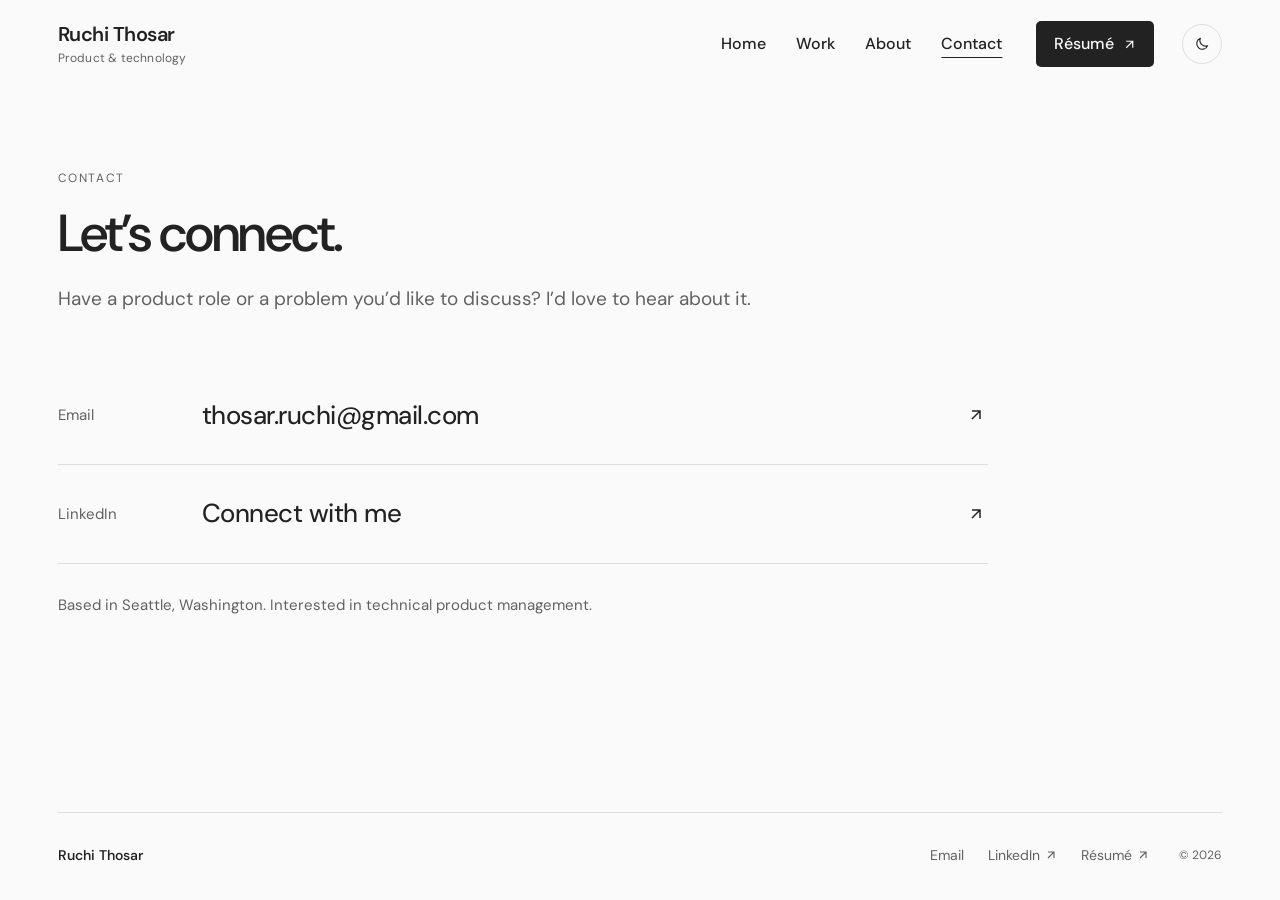
<file: contact.html>
<!doctype html>
<html lang="en"><head><meta charset="utf-8"><meta name="viewport" content="width=device-width, initial-scale=1">
<title>Contact | Ruchi Thosar</title><meta name="description" content="Get in touch with Ruchi Thosar about technical product management.">
<meta name="theme-color" content="#fafafa"><meta property="og:title" content="Contact | Ruchi Thosar"><meta property="og:description" content="Get in touch with Ruchi Thosar about technical product management."><meta property="og:type" content="website">
<link rel="icon" href="favicon.svg" type="image/svg+xml"><script src="theme.js?v=1395b858ff9c"></script><script src="navigation.js?v=f2a00993703c" defer></script><link rel="stylesheet" href="site.css?v=018fd486fe2b"><link rel="stylesheet" href="portfolio.css?v=d4bd7ad31fdd"></head>
<body class="portfolio-page contact-view"><a class="skip" href="#main">Skip to content</a><div class="wrap">
<header class="header site-header"><a class="brand" href="index.html" aria-label="Ruchi Thosar home">Ruchi Thosar<span class="brand-sub">Product &amp; technology</span></a>
<nav class="nav" id="site-navigation" aria-label="Main navigation"><a href="index.html">Home</a><a href="work.html">Work</a><a href="about.html">About</a><a href="contact.html" aria-current="page">Contact</a><a class="resume-link" href="ruchi-thosar-pm-resume.pdf" target="_blank" rel="noopener noreferrer">Résumé <svg class="icon" viewBox="0 0 16 16" fill="none" aria-hidden="true"><path d="M4 12 12 4M4 4h8v8" stroke="currentColor" stroke-width="1.5"/></svg></a></nav><button class="theme-toggle" type="button" data-theme-toggle aria-label="Switch to dark theme" title="Switch to dark theme" hidden><svg class="theme-moon" viewBox="0 0 24 24" fill="none" aria-hidden="true"><path d="M20.5 14.5A8.5 8.5 0 0 1 9.5 3.5a8.5 8.5 0 1 0 11 11Z" stroke="currentColor" stroke-width="1.7" stroke-linejoin="round"/></svg><svg class="theme-sun" viewBox="0 0 24 24" fill="none" aria-hidden="true"><circle cx="12" cy="12" r="4" stroke="currentColor" stroke-width="1.7"/><path d="M12 2v2M12 20v2M2 12h2M20 12h2M5 5l1.5 1.5M17.5 17.5 19 19M5 19l1.5-1.5M17.5 6.5 19 5" stroke="currentColor" stroke-width="1.7" stroke-linecap="round"/></svg><span class="theme-label">Dark</span></button><button class="menu-toggle" type="button" data-menu-toggle aria-controls="site-navigation" aria-expanded="false" hidden><svg class="icon" viewBox="0 0 18 18" fill="none" aria-hidden="true"><path d="M2 5h14M2 9h14M2 13h14" stroke="currentColor" stroke-width="1.5"/></svg><span>Menu</span></button></header>
<main id="main" class="contact-page">
  <header class="page-intro"><p class="page-kicker">CONTACT</p><h1>Let’s connect.</h1><p class="page-lead">Have a product role or a problem you’d like to discuss? I’d love to hear about it.</p></header>
  <div class="contact-options"><a class="contact-option" href="mailto:thosar.ruchi@gmail.com"><span>Email</span><strong>thosar.ruchi@gmail.com</strong><svg class="icon" viewBox="0 0 16 16" fill="none" aria-hidden="true"><path d="M4 12 12 4M4 4h8v8" stroke="currentColor" stroke-width="1.5"/></svg></a><a class="contact-option" href="https://www.linkedin.com/in/ruchi-thosar/" target="_blank" rel="noopener noreferrer"><span>LinkedIn</span><strong>Connect with me</strong><svg class="icon" viewBox="0 0 16 16" fill="none" aria-hidden="true"><path d="M4 12 12 4M4 4h8v8" stroke="currentColor" stroke-width="1.5"/></svg></a></div>
  <p class="contact-location">Based in Seattle, Washington. Interested in technical product management.</p>
</main>
<footer class="site-footer" id="contact"><a class="footer-name" href="index.html">Ruchi Thosar</a><div class="footer-links"><a href="mailto:thosar.ruchi@gmail.com">Email</a><a href="https://www.linkedin.com/in/ruchi-thosar/" target="_blank" rel="noopener noreferrer">LinkedIn <svg class="icon" viewBox="0 0 16 16" fill="none" aria-hidden="true"><path d="M4 12 12 4M4 4h8v8" stroke="currentColor" stroke-width="1.5"/></svg></a><a href="ruchi-thosar-pm-resume.pdf" target="_blank" rel="noopener noreferrer">Résumé <svg class="icon" viewBox="0 0 16 16" fill="none" aria-hidden="true"><path d="M4 12 12 4M4 4h8v8" stroke="currentColor" stroke-width="1.5"/></svg></a></div><span class="copyright">© 2026</span></footer>
</div></body></html>
</file>
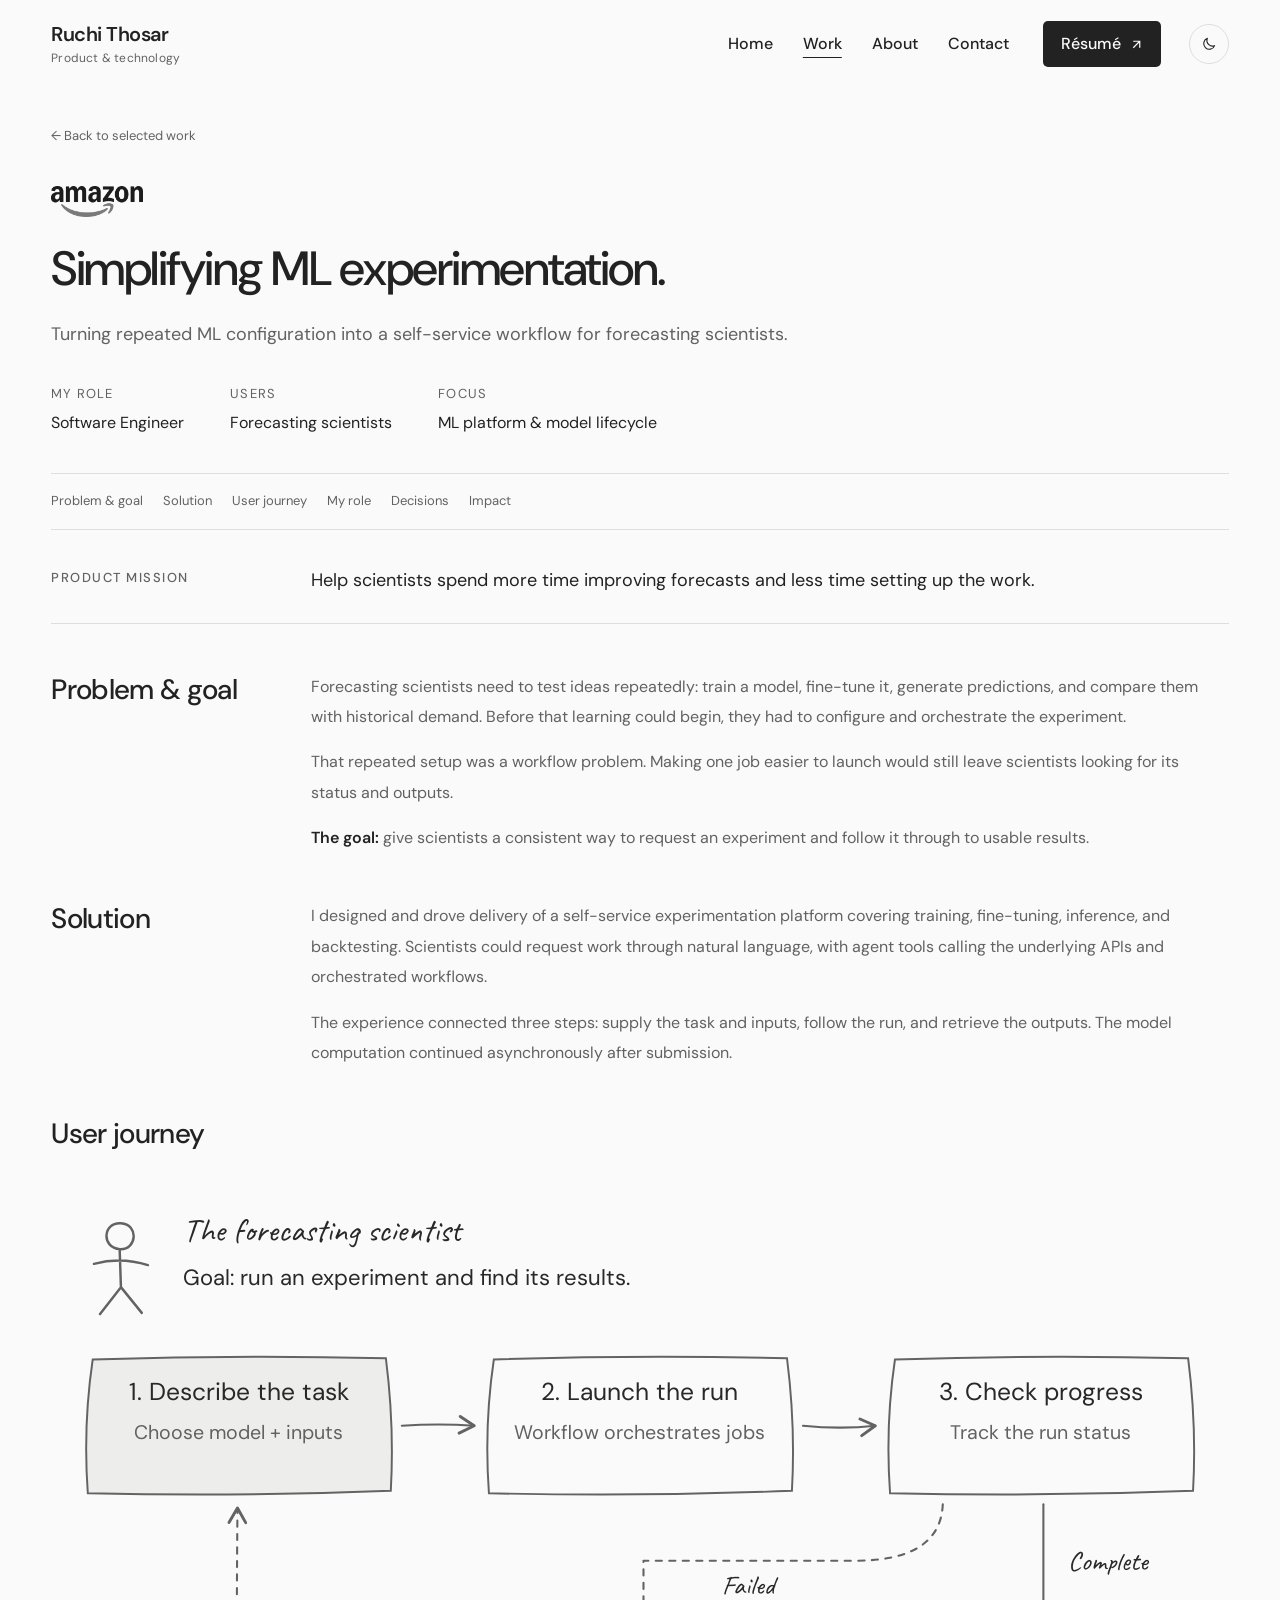
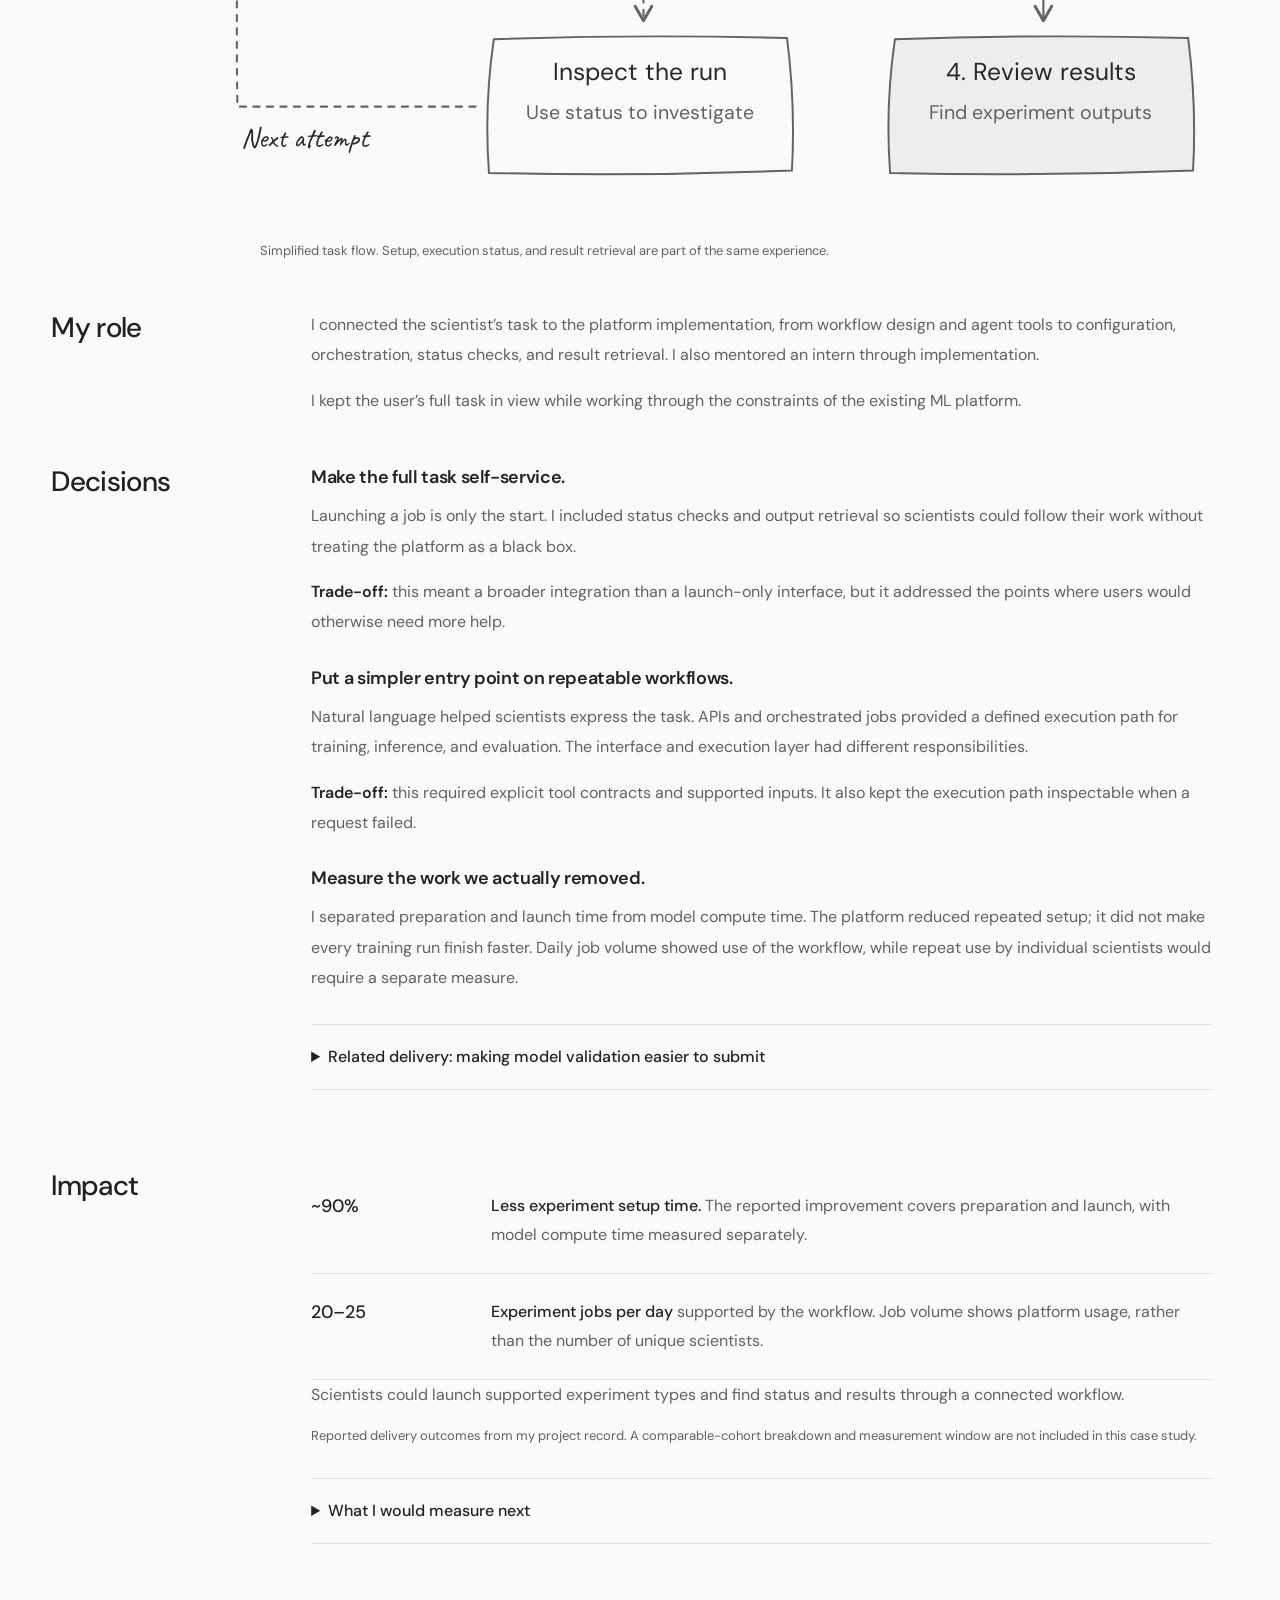
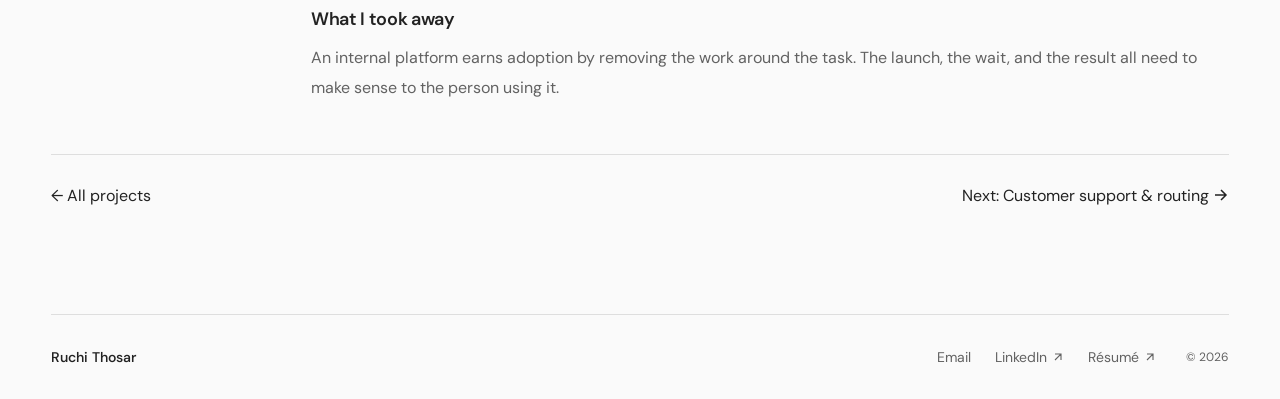
<file: experimentation.html>
<!doctype html>
<html lang="en"><head><meta charset="utf-8"><meta name="viewport" content="width=device-width, initial-scale=1">
<title>Self-service ML experimentation | Ruchi Thosar</title><meta name="description" content="Turning repeated ML configuration into a self-service workflow for forecasting scientists.">
<meta name="theme-color" content="#fafafa"><meta property="og:title" content="Self-service ML experimentation | Ruchi Thosar"><meta property="og:description" content="Turning repeated ML configuration into a self-service workflow for forecasting scientists."><meta property="og:type" content="website">
<link rel="icon" href="favicon.svg" type="image/svg+xml"><script src="theme.js?v=1395b858ff9c"></script><script src="navigation.js?v=f2a00993703c" defer></script><link rel="stylesheet" href="site.css?v=018fd486fe2b"><link rel="stylesheet" href="portfolio.css?v=d4bd7ad31fdd"></head>
<body class="case-page"><a class="skip" href="#main">Skip to content</a><div class="wrap">
<header class="header site-header"><a class="brand" href="index.html" aria-label="Ruchi Thosar home">Ruchi Thosar<span class="brand-sub">Product &amp; technology</span></a>
<nav class="nav" id="site-navigation" aria-label="Main navigation"><a href="index.html">Home</a><a href="work.html" aria-current="page">Work</a><a href="about.html">About</a><a href="contact.html">Contact</a><a class="resume-link" href="ruchi-thosar-pm-resume.pdf" target="_blank" rel="noopener noreferrer">Résumé <svg class="icon" viewBox="0 0 16 16" fill="none" aria-hidden="true"><path d="M4 12 12 4M4 4h8v8" stroke="currentColor" stroke-width="1.5"/></svg></a></nav><button class="theme-toggle" type="button" data-theme-toggle aria-label="Switch to dark theme" title="Switch to dark theme" hidden><svg class="theme-moon" viewBox="0 0 24 24" fill="none" aria-hidden="true"><path d="M20.5 14.5A8.5 8.5 0 0 1 9.5 3.5a8.5 8.5 0 1 0 11 11Z" stroke="currentColor" stroke-width="1.7" stroke-linejoin="round"/></svg><svg class="theme-sun" viewBox="0 0 24 24" fill="none" aria-hidden="true"><circle cx="12" cy="12" r="4" stroke="currentColor" stroke-width="1.7"/><path d="M12 2v2M12 20v2M2 12h2M20 12h2M5 5l1.5 1.5M17.5 17.5 19 19M5 19l1.5-1.5M17.5 6.5 19 5" stroke="currentColor" stroke-width="1.7" stroke-linecap="round"/></svg><span class="theme-label">Dark</span></button><button class="menu-toggle" type="button" data-menu-toggle aria-controls="site-navigation" aria-expanded="false" hidden><svg class="icon" viewBox="0 0 18 18" fill="none" aria-hidden="true"><path d="M2 5h14M2 9h14M2 13h14" stroke="currentColor" stroke-width="1.5"/></svg><span>Menu</span></button></header>
<main id="main"><a class="back" href="work.html">← Back to selected work</a><header class="case-header"><img class="case-logo" src="amazon-logo.png" alt="Amazon" width="360" height="120"><h1>Simplifying ML experimentation.</h1><p class="case-subtitle">Turning repeated ML configuration into a self-service workflow for forecasting scientists.</p><div class="case-meta"><div><small>My role</small>Software Engineer</div><div><small>Users</small>Forecasting scientists</div><div><small>Focus</small>ML platform &amp; model lifecycle</div></div></header><nav class="case-jump" aria-label="Case study sections"><a href="#problem">Problem & goal</a><a href="#solution">Solution</a><a href="#journey">User journey</a><a href="#role">My role</a><a href="#decisions">Decisions</a><a href="#impact">Impact</a></nav><div class="case-content"><section id="mission" class="mission"><p class="eyebrow">PRODUCT MISSION</p><p>Help scientists spend more time improving forecasts and less time setting up the work.</p></section><section id="problem"><h2>Problem &amp; goal</h2><div class="case-section-body"><p>Forecasting scientists need to test ideas repeatedly: train a model, fine-tune it, generate predictions, and compare them with historical demand. Before that learning could begin, they had to configure and orchestrate the experiment.</p><p>That repeated setup was a workflow problem. Making one job easier to launch would still leave scientists looking for its status and outputs.</p><p><strong>The goal:</strong> give scientists a consistent way to request an experiment and follow it through to usable results.</p></div></section><section id="solution"><h2>Solution</h2><div class="case-section-body"><p>I designed and drove delivery of a self-service experimentation platform covering training, fine-tuning, inference, and backtesting. Scientists could request work through natural language, with agent tools calling the underlying APIs and orchestrated workflows.</p><p>The experience connected three steps: supply the task and inputs, follow the run, and retrieve the outputs. The model computation continued asynchronously after submission.</p></div></section><section id="journey"><h2>User journey</h2><div class="case-section-body"><figure class="journey-figure"><div class="sketch-board"><svg class="journey-desktop" viewBox="0 0 960 520" xmlns="http://www.w3.org/2000/svg" role="img" aria-labelledby="exp-desktop-title exp-desktop-desc"><title id="exp-desktop-title">The scientist’s experiment journey</title><desc id="exp-desktop-desc">A forecasting scientist chooses a training, fine-tuning, inference, or backtesting task, supplies its inputs, launches a workflow, and tracks its status. Completed runs expose results; a failed run can be inspected before the next attempt.</desc><defs><marker id="exp-desktop-arrow" markerWidth="10" markerHeight="10" refX="8" refY="5" orient="auto"><path d="M1 1 L8 5 L1 9" stroke="var(--diagram-stroke,#535348)" stroke-width="1.4" fill="none" stroke-linecap="round" stroke-linejoin="round"/></marker></defs><g transform="translate(57,46)" fill="none" stroke="var(--diagram-stroke,#45453c)" stroke-width="2" stroke-linecap="round"><path d="M0-18 C-15-19-16 2-1 3 C13 4 15-17 0-18Z M-1 4 L0 34 M-22 15 Q0 9 22 16 M0 34 L-17 56 M0 34 L17 55"/></g><text x="108" y="42" text-anchor="start" fill="var(--diagram-ink,#34342e)" font-family="'Caveat', cursive" font-size="27"><tspan x="108" dy="0">The forecasting scientist</tspan></text><text x="108" y="78" text-anchor="start" fill="var(--diagram-ink,#34342e)" font-family="'DM Sans', Arial, sans-serif" font-size="18"><tspan x="108" dy="0">Goal: run an experiment and find its results.</tspan></text><path d="M34 139 Q153.0 135 273 138 Q280 193.0 277 246 Q153.0 251 30 248 Q26 193.0 34 139Z" fill="var(--diagram-highlight,#fff8dc)" stroke="var(--diagram-stroke,#45453c)" stroke-width="1.6"/><text x="153.0" y="172" text-anchor="middle" fill="var(--diagram-ink,#34342e)" font-family="'DM Sans', Arial, sans-serif" font-size="20"><tspan x="153.0" dy="0">1. Describe the task</tspan></text><text x="153.0" y="204" text-anchor="middle" fill="var(--diagram-muted,#65655b)" font-family="'DM Sans', Arial, sans-serif" font-size="16"><tspan x="153.0" dy="0">Choose model + inputs</tspan></text><path d="M361 139 Q480.0 135 600 138 Q607 193.0 604 246 Q480.0 251 357 248 Q353 193.0 361 139Z" fill="var(--diagram-surface,#fff)" stroke="var(--diagram-stroke,#45453c)" stroke-width="1.6"/><text x="480.0" y="172" text-anchor="middle" fill="var(--diagram-ink,#34342e)" font-family="'DM Sans', Arial, sans-serif" font-size="20"><tspan x="480.0" dy="0">2. Launch the run</tspan></text><text x="480.0" y="204" text-anchor="middle" fill="var(--diagram-muted,#65655b)" font-family="'DM Sans', Arial, sans-serif" font-size="16"><tspan x="480.0" dy="0">Workflow orchestrates jobs</tspan></text><path d="M688 139 Q807.0 135 927 138 Q934 193.0 931 246 Q807.0 251 684 248 Q680 193.0 688 139Z" fill="var(--diagram-surface,#fff)" stroke="var(--diagram-stroke,#45453c)" stroke-width="1.6"/><text x="807.0" y="172" text-anchor="middle" fill="var(--diagram-ink,#34342e)" font-family="'DM Sans', Arial, sans-serif" font-size="20"><tspan x="807.0" dy="0">3. Check progress</tspan></text><text x="807.0" y="204" text-anchor="middle" fill="var(--diagram-muted,#65655b)" font-family="'DM Sans', Arial, sans-serif" font-size="16"><tspan x="807.0" dy="0">Track the run status</tspan></text><path d="M286 193 Q316 191 345 193" stroke="var(--diagram-stroke,#535348)" stroke-width="1.7" fill="none" stroke-linecap="round" stroke-linejoin="round" marker-end="url(#exp-desktop-arrow)"/><path d="M613 193 Q644 196 672 193" stroke="var(--diagram-stroke,#535348)" stroke-width="1.7" fill="none" stroke-linecap="round" stroke-linejoin="round" marker-end="url(#exp-desktop-arrow)"/><path d="M809 257 L809 352" stroke="var(--diagram-stroke,#535348)" stroke-width="1.7" fill="none" stroke-linecap="round" stroke-linejoin="round" marker-end="url(#exp-desktop-arrow)"/><text x="829" y="311" text-anchor="start" fill="var(--diagram-ink,#34342e)" font-family="'Caveat', cursive" font-size="22"><tspan x="829" dy="0">Complete</tspan></text><path d="M688 367 Q807.0 363 927 366 Q934 421.0 931 474 Q807.0 479 684 476 Q680 421.0 688 367Z" fill="var(--diagram-highlight,#fff8dc)" stroke="var(--diagram-stroke,#45453c)" stroke-width="1.6"/><text x="807.0" y="400" text-anchor="middle" fill="var(--diagram-ink,#34342e)" font-family="'DM Sans', Arial, sans-serif" font-size="20"><tspan x="807.0" dy="0">4. Review results</tspan></text><text x="807.0" y="432" text-anchor="middle" fill="var(--diagram-muted,#65655b)" font-family="'DM Sans', Arial, sans-serif" font-size="16"><tspan x="807.0" dy="0">Find experiment outputs</tspan></text><path d="M727 257 Q725 303 656 303 L483 303 L483 352" stroke="var(--diagram-stroke,#535348)" stroke-width="1.7" fill="none" stroke-linecap="round" stroke-linejoin="round" marker-end="url(#exp-desktop-arrow)" stroke-dasharray="5 6"/><text x="569" y="330" text-anchor="middle" fill="var(--diagram-ink,#34342e)" font-family="'Caveat', cursive" font-size="22"><tspan x="569" dy="0">Failed</tspan></text><path d="M361 367 Q480.0 363 600 366 Q607 421.0 604 474 Q480.0 479 357 476 Q353 421.0 361 367Z" fill="var(--diagram-surface,#fff)" stroke="var(--diagram-stroke,#45453c)" stroke-width="1.6"/><text x="480.0" y="400" text-anchor="middle" fill="var(--diagram-ink,#34342e)" font-family="'DM Sans', Arial, sans-serif" font-size="20"><tspan x="480.0" dy="0">Inspect the run</tspan></text><text x="480.0" y="432" text-anchor="middle" fill="var(--diagram-muted,#65655b)" font-family="'DM Sans', Arial, sans-serif" font-size="16"><tspan x="480.0" dy="0">Use status to investigate</tspan></text><path d="M346 422 L152 422 Q151 379 152 260" stroke="var(--diagram-stroke,#535348)" stroke-width="1.7" fill="none" stroke-linecap="round" stroke-linejoin="round" marker-end="url(#exp-desktop-arrow)" stroke-dasharray="5 6"/><text x="207" y="455" text-anchor="middle" fill="var(--diagram-ink,#34342e)" font-family="'Caveat', cursive" font-size="23"><tspan x="207" dy="0">Next attempt</tspan></text></svg><svg class="journey-mobile" viewBox="0 0 420 955" xmlns="http://www.w3.org/2000/svg" role="img" aria-labelledby="exp-mobile-title exp-mobile-desc"><title id="exp-mobile-title">The scientist’s experiment journey</title><desc id="exp-mobile-desc">A forecasting scientist chooses a training, fine-tuning, inference, or backtesting task, supplies its inputs, launches a workflow, and tracks its status. Completed runs expose results; a failed run can be inspected before the next attempt.</desc><defs><marker id="exp-mobile-arrow" markerWidth="10" markerHeight="10" refX="8" refY="5" orient="auto"><path d="M1 1 L8 5 L1 9" stroke="var(--diagram-stroke,#535348)" stroke-width="1.4" fill="none" stroke-linecap="round" stroke-linejoin="round"/></marker></defs><g transform="translate(47,43)" fill="none" stroke="var(--diagram-stroke,#45453c)" stroke-width="2" stroke-linecap="round"><path d="M0-18 C-15-19-16 2-1 3 C13 4 15-17 0-18Z M-1 4 L0 34 M-22 15 Q0 9 22 16 M0 34 L-17 56 M0 34 L17 55"/></g><text x="93" y="38" text-anchor="start" fill="var(--diagram-ink,#34342e)" font-family="'Caveat', cursive" font-size="25"><tspan x="93" dy="0">Forecasting scientist</tspan></text><text x="93" y="72" text-anchor="start" fill="var(--diagram-ink,#34342e)" font-family="'DM Sans', Arial, sans-serif" font-size="16"><tspan x="93" dy="0">Run and review an experiment</tspan></text><path d="M61 124 Q210.0 120 360 123 Q367 176.0 364 227 Q210.0 232 57 229 Q53 176.0 61 124Z" fill="var(--diagram-highlight,#fff8dc)" stroke="var(--diagram-stroke,#45453c)" stroke-width="1.6"/><text x="210.0" y="157" text-anchor="middle" fill="var(--diagram-ink,#34342e)" font-family="'DM Sans', Arial, sans-serif" font-size="20"><tspan x="210.0" dy="0">1. Describe the task</tspan></text><text x="210.0" y="189" text-anchor="middle" fill="var(--diagram-muted,#65655b)" font-family="'DM Sans', Arial, sans-serif" font-size="16"><tspan x="210.0" dy="0">Choose model + inputs</tspan></text><path d="M61 293 Q210.0 289 360 292 Q367 345.0 364 396 Q210.0 401 57 398 Q53 345.0 61 293Z" fill="var(--diagram-surface,#fff)" stroke="var(--diagram-stroke,#45453c)" stroke-width="1.6"/><text x="210.0" y="326" text-anchor="middle" fill="var(--diagram-ink,#34342e)" font-family="'DM Sans', Arial, sans-serif" font-size="20"><tspan x="210.0" dy="0">2. Launch the run</tspan></text><text x="210.0" y="358" text-anchor="middle" fill="var(--diagram-muted,#65655b)" font-family="'DM Sans', Arial, sans-serif" font-size="16"><tspan x="210.0" dy="0">Workflow orchestrates jobs</tspan></text><path d="M61 462 Q210.0 458 360 461 Q367 514.0 364 565 Q210.0 570 57 567 Q53 514.0 61 462Z" fill="var(--diagram-surface,#fff)" stroke="var(--diagram-stroke,#45453c)" stroke-width="1.6"/><text x="210.0" y="495" text-anchor="middle" fill="var(--diagram-ink,#34342e)" font-family="'DM Sans', Arial, sans-serif" font-size="20"><tspan x="210.0" dy="0">3. Check progress</tspan></text><text x="210.0" y="527" text-anchor="middle" fill="var(--diagram-muted,#65655b)" font-family="'DM Sans', Arial, sans-serif" font-size="16"><tspan x="210.0" dy="0">Track the run status</tspan></text><path d="M61 672 Q210.0 668 360 671 Q367 724.0 364 775 Q210.0 780 57 777 Q53 724.0 61 672Z" fill="var(--diagram-highlight,#fff8dc)" stroke="var(--diagram-stroke,#45453c)" stroke-width="1.6"/><text x="210.0" y="705" text-anchor="middle" fill="var(--diagram-ink,#34342e)" font-family="'DM Sans', Arial, sans-serif" font-size="20"><tspan x="210.0" dy="0">4. Review results</tspan></text><text x="210.0" y="737" text-anchor="middle" fill="var(--diagram-muted,#65655b)" font-family="'DM Sans', Arial, sans-serif" font-size="16"><tspan x="210.0" dy="0">Find experiment outputs</tspan></text><path d="M210 239 L210 280" stroke="var(--diagram-stroke,#535348)" stroke-width="1.7" fill="none" stroke-linecap="round" stroke-linejoin="round" marker-end="url(#exp-mobile-arrow)"/><path d="M210 408 L210 449" stroke="var(--diagram-stroke,#535348)" stroke-width="1.7" fill="none" stroke-linecap="round" stroke-linejoin="round" marker-end="url(#exp-mobile-arrow)"/><path d="M210 577 L210 659" stroke="var(--diagram-stroke,#535348)" stroke-width="1.7" fill="none" stroke-linecap="round" stroke-linejoin="round" marker-end="url(#exp-mobile-arrow)"/><text x="235" y="623" text-anchor="start" fill="var(--diagram-ink,#34342e)" font-family="'Caveat', cursive" font-size="22"><tspan x="235" dy="0">Complete</tspan></text><path d="M25 824 L395 826 L393 925 L28 924Z" fill="var(--diagram-highlight,#fff8dc)" stroke="var(--diagram-border,#d7c994)"/><text x="46" y="859" text-anchor="start" fill="var(--diagram-ink,#34342e)" font-family="'DM Sans', Arial, sans-serif" font-size="21"><tspan x="46" dy="0">If a run fails:</tspan></text><text x="46" y="890" text-anchor="start" fill="var(--diagram-ink,#34342e)" font-family="'DM Sans', Arial, sans-serif" font-size="16"><tspan x="46" dy="0">Inspect status before the next attempt.</tspan></text></svg></div><figcaption>Simplified task flow. Setup, execution status, and result retrieval are part of the same experience.</figcaption></figure></div></section><section id="role"><h2>My role</h2><div class="case-section-body"><p>I connected the scientist’s task to the platform implementation, from workflow design and agent tools to configuration, orchestration, status checks, and result retrieval. I also mentored an intern through implementation.</p><p>I kept the user’s full task in view while working through the constraints of the existing ML platform.</p></div></section><section id="decisions"><h2>Decisions</h2><div class="case-section-body"><h3>Make the full task self-service.</h3><p>Launching a job is only the start. I included status checks and output retrieval so scientists could follow their work without treating the platform as a black box.</p><p><strong>Trade-off:</strong> this meant a broader integration than a launch-only interface, but it addressed the points where users would otherwise need more help.</p>
<h3>Put a simpler entry point on repeatable workflows.</h3><p>Natural language helped scientists express the task. APIs and orchestrated jobs provided a defined execution path for training, inference, and evaluation. The interface and execution layer had different responsibilities.</p><p><strong>Trade-off:</strong> this required explicit tool contracts and supported inputs. It also kept the execution path inspectable when a request failed.</p>
<h3>Measure the work we actually removed.</h3><p>I separated preparation and launch time from model compute time. The platform reduced repeated setup; it did not make every training run finish faster. Daily job volume showed use of the workflow, while repeat use by individual scientists would require a separate measure.</p>
<details class="detail"><summary>Related delivery: making model validation easier to submit</summary><p>Before a forecasting model could move toward production approval, scientists needed to run a supplied validation workflow and make its outputs available to an approver. I automated creation and submission and connected the results back to the validation record.</p><p>The workflow library was too large for the existing API’s deployment package and had its own Python compatibility requirements. I isolated it in a container-based submission function, then reused the existing job-monitoring path to return status and output locations across AWS accounts.</p><p><strong>The trade-off:</strong> an additional service boundary to maintain in exchange for separating the API from heavyweight execution dependencies. A completed workflow supplied evidence for the approver; it did not automatically approve the model.</p><p>Scientists could create a validation in <strong>under three minutes</strong>. This was a separate validation-submission outcome, not the runtime of the ML computation.</p></details></div></section><section id="impact"><h2>Impact</h2><div class="case-section-body"><div class="result-row"><strong>~90%</strong><span><b>Less experiment setup time.</b> The reported improvement covers preparation and launch, with model compute time measured separately.</span></div><div class="result-row"><strong>20–25</strong><span><b>Experiment jobs per day</b> supported by the workflow. Job volume shows platform usage, rather than the number of unique scientists.</span></div><p>Scientists could launch supported experiment types and find status and results through a connected workflow.</p><p class="source-note">Reported delivery outcomes from my project record. A comparable-cohort breakdown and measurement window are not included in this case study.</p>
<details class="detail"><summary>What I would measure next</summary><p><strong>Primary measure:</strong> the share of experiment requests that reach accessible results without engineering help.</p><p><strong>Supporting measures:</strong> setup time by experiment type, weekly active scientists, and repeat use. <strong>Guardrails:</strong> failed runs, unsuccessful result retrieval, and compute cost per comparable workload.</p><p class="source-note">These are proposed follow-up measures, not additional historical results.</p></details><div class="learning"><h3>What I took away</h3><p>An internal platform earns adoption by removing the work around the task. The launch, the wait, and the result all need to make sense to the person using it.</p></div></div></section></div><nav class="related" aria-label="More work"><a href="work.html">← All projects</a><a href="chatbot.html">Next: Customer support &amp; routing <svg class="icon" viewBox="0 0 16 16" fill="none" aria-hidden="true"><path d="M2 8h11M8 3l5 5-5 5" stroke="currentColor" stroke-width="1.5"/></svg></a></nav></main>
<footer class="site-footer" id="contact"><a class="footer-name" href="index.html">Ruchi Thosar</a><div class="footer-links"><a href="mailto:thosar.ruchi@gmail.com">Email</a><a href="https://www.linkedin.com/in/ruchi-thosar/" target="_blank" rel="noopener noreferrer">LinkedIn <svg class="icon" viewBox="0 0 16 16" fill="none" aria-hidden="true"><path d="M4 12 12 4M4 4h8v8" stroke="currentColor" stroke-width="1.5"/></svg></a><a href="ruchi-thosar-pm-resume.pdf" target="_blank" rel="noopener noreferrer">Résumé <svg class="icon" viewBox="0 0 16 16" fill="none" aria-hidden="true"><path d="M4 12 12 4M4 4h8v8" stroke="currentColor" stroke-width="1.5"/></svg></a></div><span class="copyright">© 2026</span></footer>
</div></body></html>
</file>
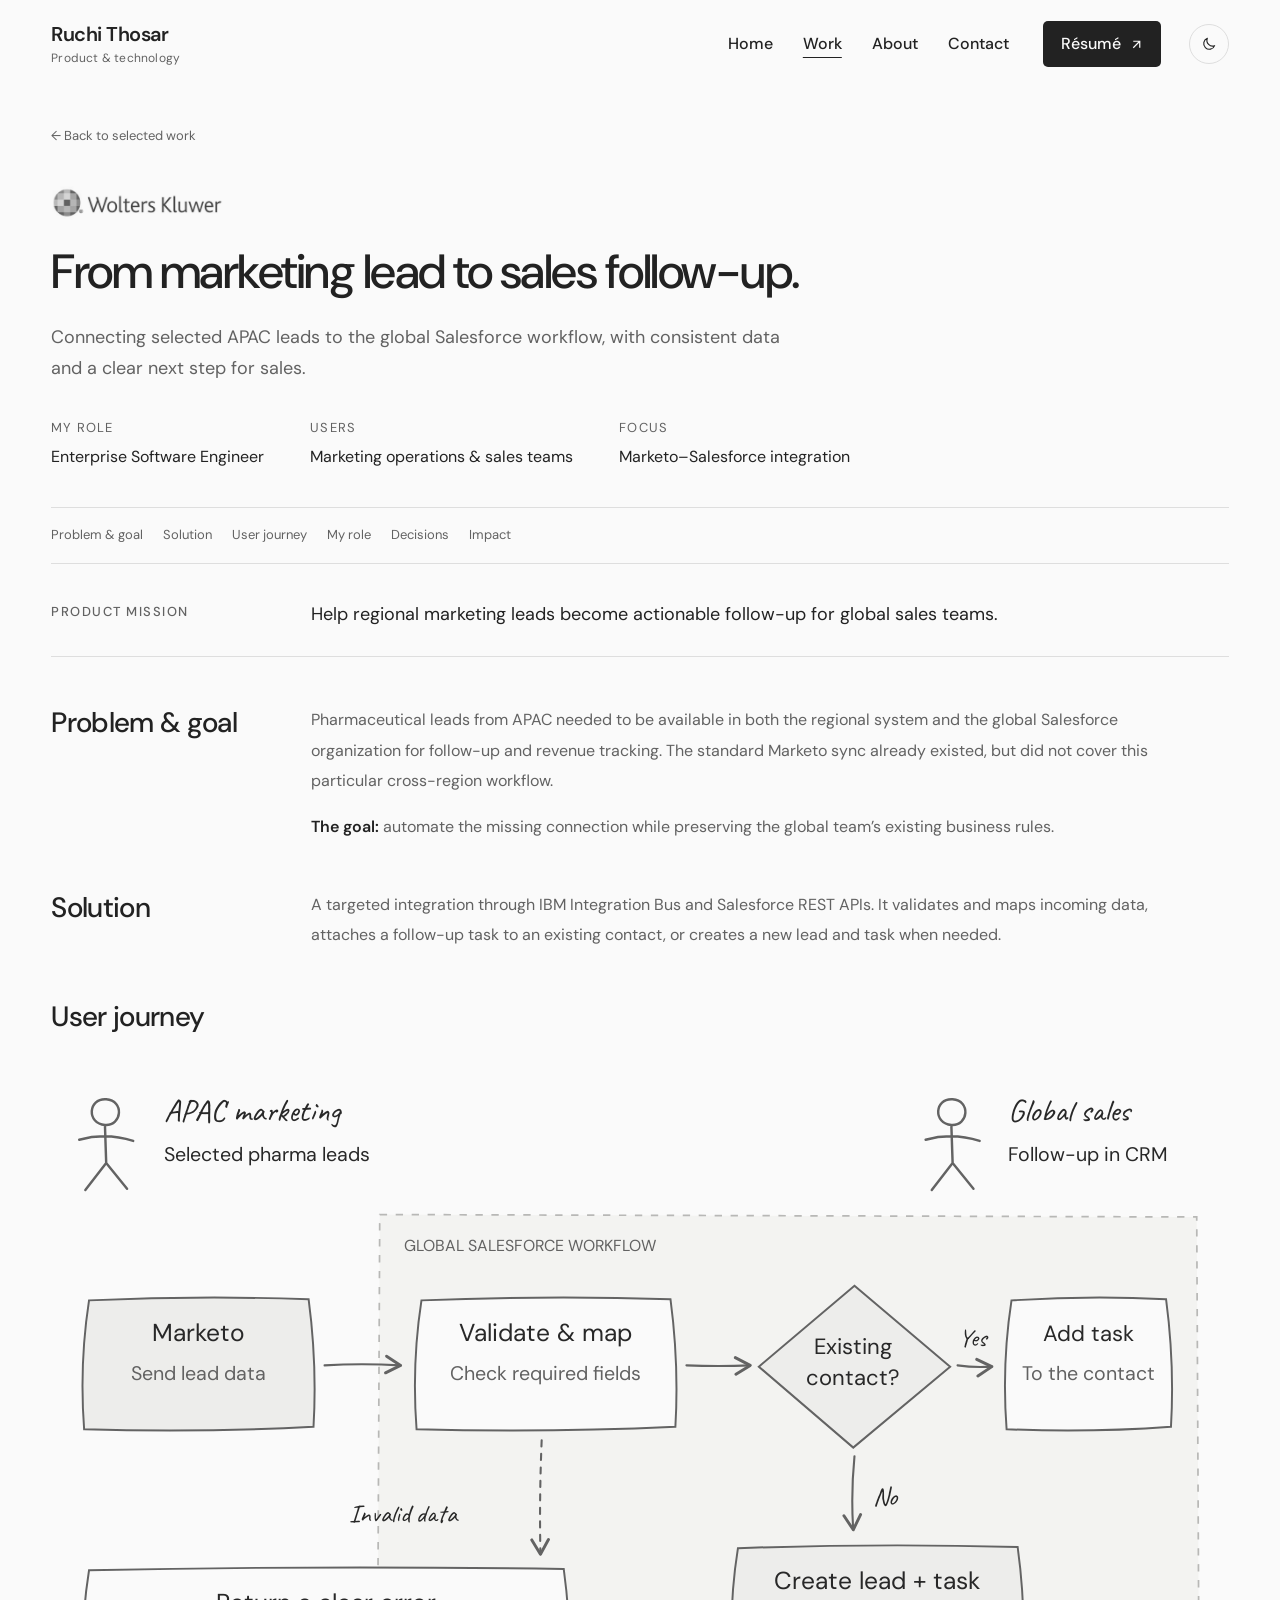
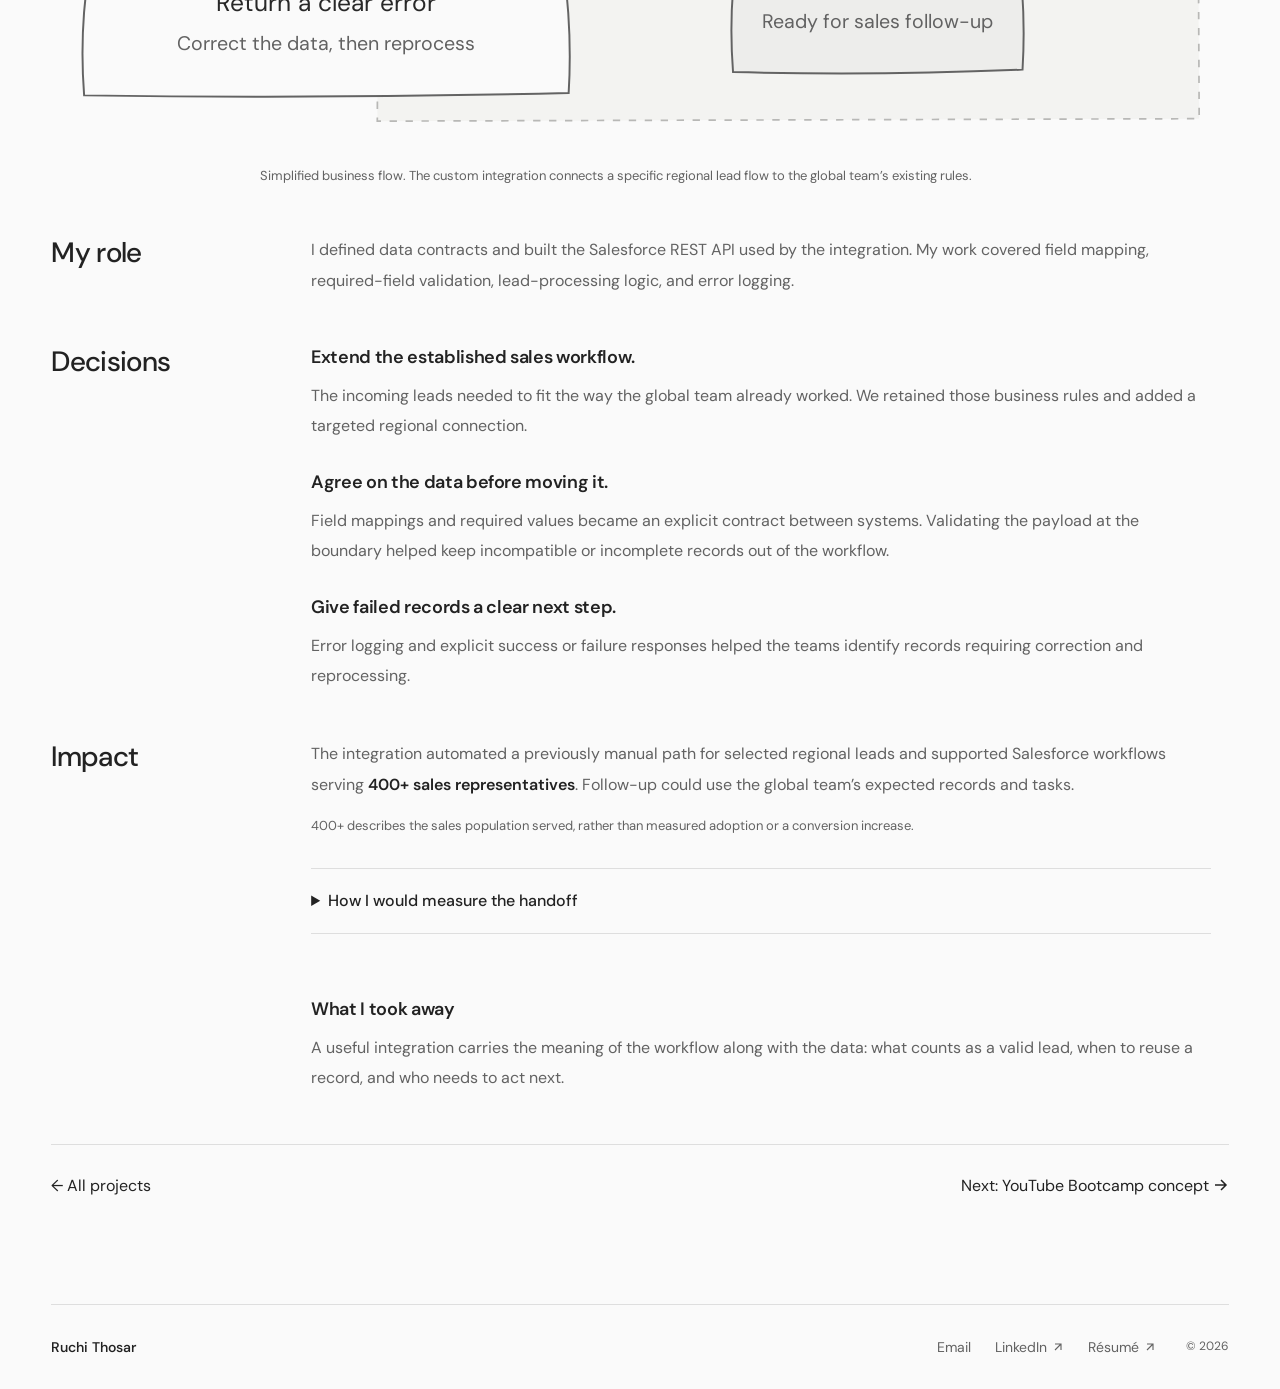
<file: marketo.html>
<!doctype html>
<html lang="en"><head><meta charset="utf-8"><meta name="viewport" content="width=device-width, initial-scale=1">
<title>Marketo–Salesforce integration | Ruchi Thosar</title><meta name="description" content="Connecting selected APAC leads to the global Salesforce workflow, with consistent data and a clear next step for sales.">
<meta name="theme-color" content="#fafafa"><meta property="og:title" content="Marketo–Salesforce integration | Ruchi Thosar"><meta property="og:description" content="Connecting selected APAC leads to the global Salesforce workflow, with consistent data and a clear next step for sales."><meta property="og:type" content="website">
<link rel="icon" href="favicon.svg" type="image/svg+xml"><script src="theme.js?v=1395b858ff9c"></script><script src="navigation.js?v=f2a00993703c" defer></script><link rel="stylesheet" href="site.css?v=018fd486fe2b"><link rel="stylesheet" href="portfolio.css?v=d4bd7ad31fdd"></head>
<body class="case-page"><a class="skip" href="#main">Skip to content</a><div class="wrap">
<header class="header site-header"><a class="brand" href="index.html" aria-label="Ruchi Thosar home">Ruchi Thosar<span class="brand-sub">Product &amp; technology</span></a>
<nav class="nav" id="site-navigation" aria-label="Main navigation"><a href="index.html">Home</a><a href="work.html" aria-current="page">Work</a><a href="about.html">About</a><a href="contact.html">Contact</a><a class="resume-link" href="ruchi-thosar-pm-resume.pdf" target="_blank" rel="noopener noreferrer">Résumé <svg class="icon" viewBox="0 0 16 16" fill="none" aria-hidden="true"><path d="M4 12 12 4M4 4h8v8" stroke="currentColor" stroke-width="1.5"/></svg></a></nav><button class="theme-toggle" type="button" data-theme-toggle aria-label="Switch to dark theme" title="Switch to dark theme" hidden><svg class="theme-moon" viewBox="0 0 24 24" fill="none" aria-hidden="true"><path d="M20.5 14.5A8.5 8.5 0 0 1 9.5 3.5a8.5 8.5 0 1 0 11 11Z" stroke="currentColor" stroke-width="1.7" stroke-linejoin="round"/></svg><svg class="theme-sun" viewBox="0 0 24 24" fill="none" aria-hidden="true"><circle cx="12" cy="12" r="4" stroke="currentColor" stroke-width="1.7"/><path d="M12 2v2M12 20v2M2 12h2M20 12h2M5 5l1.5 1.5M17.5 17.5 19 19M5 19l1.5-1.5M17.5 6.5 19 5" stroke="currentColor" stroke-width="1.7" stroke-linecap="round"/></svg><span class="theme-label">Dark</span></button><button class="menu-toggle" type="button" data-menu-toggle aria-controls="site-navigation" aria-expanded="false" hidden><svg class="icon" viewBox="0 0 18 18" fill="none" aria-hidden="true"><path d="M2 5h14M2 9h14M2 13h14" stroke="currentColor" stroke-width="1.5"/></svg><span>Menu</span></button></header>
<main id="main"><a class="back" href="work.html">← Back to selected work</a><header class="case-header"><img class="case-logo wk-case-logo" src="wolters-kluwer-logo.png" alt="Wolters Kluwer" width="792" height="155"><h1>From marketing lead to sales follow-up.</h1><p class="case-subtitle">Connecting selected APAC leads to the global Salesforce workflow, with consistent data and a clear next step for sales.</p><div class="case-meta"><div><small>My role</small>Enterprise Software Engineer</div><div><small>Users</small>Marketing operations &amp; sales teams</div><div><small>Focus</small>Marketo–Salesforce integration</div></div></header><nav class="case-jump" aria-label="Case study sections"><a href="#problem">Problem & goal</a><a href="#solution">Solution</a><a href="#journey">User journey</a><a href="#role">My role</a><a href="#decisions">Decisions</a><a href="#impact">Impact</a></nav><div class="case-content"><section id="mission" class="mission"><p class="eyebrow">PRODUCT MISSION</p><p>Help regional marketing leads become actionable follow-up for global sales teams.</p></section><section id="problem"><h2>Problem &amp; goal</h2><div class="case-section-body"><p>Pharmaceutical leads from APAC needed to be available in both the regional system and the global Salesforce organization for follow-up and revenue tracking. The standard Marketo sync already existed, but did not cover this particular cross-region workflow.</p><p><strong>The goal:</strong> automate the missing connection while preserving the global team’s existing business rules.</p></div></section><section id="solution"><h2>Solution</h2><div class="case-section-body"><p>A targeted integration through IBM Integration Bus and Salesforce REST APIs. It validates and maps incoming data, attaches a follow-up task to an existing contact, or creates a new lead and task when needed.</p></div></section><section id="journey"><h2>User journey</h2><div class="case-section-body"><figure class="journey-figure"><div class="sketch-board"><svg class="journey-desktop" viewBox="0 0 960 555" xmlns="http://www.w3.org/2000/svg" role="img" aria-labelledby="mk-desktop-title mk-desktop-desc"><title id="mk-desktop-title">From regional marketing to global sales follow-up</title><desc id="mk-desktop-desc">APAC marketing sends selected pharmaceutical leads from Marketo to the global Salesforce workflow. The integration validates and maps the data. If a contact already exists, it adds a follow-up task to that contact. Otherwise, it creates a lead and a task. Invalid requests return errors for correction and reprocessing.</desc><defs><marker id="mk-desktop-arrow" markerWidth="10" markerHeight="10" refX="8" refY="5" orient="auto"><path d="M1 1 L8 5 L1 9" stroke="var(--diagram-stroke,#535348)" stroke-width="1.4" fill="none" stroke-linecap="round" stroke-linejoin="round"/></marker></defs><g transform="translate(45,41)" fill="none" stroke="var(--diagram-stroke,#45453c)" stroke-width="2" stroke-linecap="round"><path d="M0-18 C-15-19-16 2-1 3 C13 4 15-17 0-18Z M-1 4 L0 34 M-22 15 Q0 9 22 16 M0 34 L-17 56 M0 34 L17 55"/></g><text x="92" y="41" text-anchor="start" fill="var(--diagram-ink,#34342e)" font-family="'Caveat', cursive" font-size="26"><tspan x="92" dy="0">APAC marketing</tspan></text><text x="92" y="73" text-anchor="start" fill="var(--diagram-ink,#34342e)" font-family="'DM Sans', Arial, sans-serif" font-size="16"><tspan x="92" dy="0">Selected pharma leads</tspan></text><g transform="translate(735,41)" fill="none" stroke="var(--diagram-stroke,#45453c)" stroke-width="2" stroke-linecap="round"><path d="M0-18 C-15-19-16 2-1 3 C13 4 15-17 0-18Z M-1 4 L0 34 M-22 15 Q0 9 22 16 M0 34 L-17 56 M0 34 L17 55"/></g><text x="780" y="41" text-anchor="start" fill="var(--diagram-ink,#34342e)" font-family="'Caveat', cursive" font-size="26"><tspan x="780" dy="0">Global sales</tspan></text><text x="780" y="73" text-anchor="start" fill="var(--diagram-ink,#34342e)" font-family="'DM Sans', Arial, sans-serif" font-size="16"><tspan x="780" dy="0">Follow-up in CRM</tspan></text><path d="M268 117 L934 119 L936 528 L266 530Z" fill="var(--diagram-group,#fcfcf9)" stroke="var(--diagram-border,#c9c7b9)" stroke-width="1.4" stroke-dasharray="6 7"/><text x="288" y="147" text-anchor="start" fill="var(--diagram-muted,#6a695c)" font-family="'DM Sans', Arial, sans-serif" font-size="13"><tspan x="288" dy="0">GLOBAL SALESFORCE WORKFLOW</tspan></text><path d="M31 187 Q120.0 183 210 186 Q217 239.0 214 290 Q120.0 295 27 292 Q23 239.0 31 187Z" fill="var(--diagram-highlight,#fff8dc)" stroke="var(--diagram-stroke,#45453c)" stroke-width="1.6"/><text x="120.0" y="220" text-anchor="middle" fill="var(--diagram-ink,#34342e)" font-family="'DM Sans', Arial, sans-serif" font-size="20"><tspan x="120.0" dy="0">Marketo</tspan></text><text x="120.0" y="252" text-anchor="middle" fill="var(--diagram-muted,#65655b)" font-family="'DM Sans', Arial, sans-serif" font-size="16"><tspan x="120.0" dy="0">Send lead data</tspan></text><path d="M302 187 Q403.0 183 505 186 Q512 239.0 509 290 Q403.0 295 298 292 Q294 239.0 302 187Z" fill="var(--diagram-surface,#fff)" stroke="var(--diagram-stroke,#45453c)" stroke-width="1.6"/><text x="403.0" y="220" text-anchor="middle" fill="var(--diagram-ink,#34342e)" font-family="'DM Sans', Arial, sans-serif" font-size="20"><tspan x="403.0" dy="0">Validate &amp; map</tspan></text><text x="403.0" y="252" text-anchor="middle" fill="var(--diagram-muted,#65655b)" font-family="'DM Sans', Arial, sans-serif" font-size="16"><tspan x="403.0" dy="0">Check required fields</tspan></text><path d="M223 240 Q253 238 285 240" stroke="var(--diagram-stroke,#535348)" stroke-width="1.7" fill="none" stroke-linecap="round" stroke-linejoin="round" marker-end="url(#mk-desktop-arrow)"/><path d="M518 240 Q544 241 570 240" stroke="var(--diagram-stroke,#535348)" stroke-width="1.7" fill="none" stroke-linecap="round" stroke-linejoin="round" marker-end="url(#mk-desktop-arrow)"/><path d="M655 175 L733 241 L654 307 L577 241Z" fill="var(--diagram-highlight,#fff8dc)" stroke="var(--diagram-stroke,#45453c)" stroke-width="1.6"/><text x="654" y="231" text-anchor="middle" fill="var(--diagram-ink,#34342e)" font-family="'DM Sans', Arial, sans-serif" font-size="18"><tspan x="654" dy="0">Existing</tspan><tspan x="654" dy="25.2">contact?</tspan></text><path d="M739 240 Q753 242 767 241" stroke="var(--diagram-stroke,#535348)" stroke-width="1.7" fill="none" stroke-linecap="round" stroke-linejoin="round" marker-end="url(#mk-desktop-arrow)"/><text x="751" y="224" text-anchor="middle" fill="var(--diagram-ink,#34342e)" font-family="'Caveat', cursive" font-size="20"><tspan x="751" dy="0">Yes</tspan></text><path d="M783 187 Q845.5 183 909 186 Q916 239.0 913 290 Q845.5 295 779 292 Q775 239.0 783 187Z" fill="var(--diagram-surface,#fff)" stroke="var(--diagram-stroke,#45453c)" stroke-width="1.6"/><text x="845.5" y="220" text-anchor="middle" fill="var(--diagram-ink,#34342e)" font-family="'DM Sans', Arial, sans-serif" font-size="18"><tspan x="845.5" dy="0">Add task</tspan></text><text x="845.5" y="252" text-anchor="middle" fill="var(--diagram-muted,#65655b)" font-family="'DM Sans', Arial, sans-serif" font-size="16"><tspan x="845.5" dy="0">To the contact</tspan></text><path d="M655 314 Q652 345 654 374" stroke="var(--diagram-stroke,#535348)" stroke-width="1.7" fill="none" stroke-linecap="round" stroke-linejoin="round" marker-end="url(#mk-desktop-arrow)"/><text x="680" y="354" text-anchor="middle" fill="var(--diagram-ink,#34342e)" font-family="'Caveat', cursive" font-size="21"><tspan x="680" dy="0">No</tspan></text><path d="M560 389 Q673.5 385 788 388 Q795 439.0 792 488 Q673.5 493 556 490 Q552 439.0 560 389Z" fill="var(--diagram-highlight,#fff8dc)" stroke="var(--diagram-stroke,#45453c)" stroke-width="1.6"/><text x="673.5" y="422" text-anchor="middle" fill="var(--diagram-ink,#34342e)" font-family="'DM Sans', Arial, sans-serif" font-size="20"><tspan x="673.5" dy="0">Create lead + task</tspan></text><text x="673.5" y="454" text-anchor="middle" fill="var(--diagram-muted,#65655b)" font-family="'DM Sans', Arial, sans-serif" font-size="16"><tspan x="673.5" dy="0">Ready for sales follow-up</tspan></text><path d="M400 301 Q398 349 399 394" stroke="var(--diagram-stroke,#535348)" stroke-width="1.7" fill="none" stroke-linecap="round" stroke-linejoin="round" marker-end="url(#mk-desktop-arrow)" stroke-dasharray="5 6"/><text x="287" y="368" text-anchor="middle" fill="var(--diagram-ink,#34342e)" font-family="'Caveat', cursive" font-size="21"><tspan x="287" dy="0">Invalid data</tspan></text><path d="M31 407 Q224.0 403 418 406 Q425 457.5 422 507 Q224.0 512 27 509 Q23 457.5 31 407Z" fill="var(--diagram-surface,#fff)" stroke="var(--diagram-stroke,#45453c)" stroke-width="1.6"/><text x="224.0" y="440" text-anchor="middle" fill="var(--diagram-ink,#34342e)" font-family="'DM Sans', Arial, sans-serif" font-size="20"><tspan x="224.0" dy="0">Return a clear error</tspan></text><text x="224.0" y="472" text-anchor="middle" fill="var(--diagram-muted,#65655b)" font-family="'DM Sans', Arial, sans-serif" font-size="16"><tspan x="224.0" dy="0">Correct the data, then reprocess</tspan></text></svg><svg class="journey-mobile" viewBox="0 0 420 1050" xmlns="http://www.w3.org/2000/svg" role="img" aria-labelledby="mk-mobile-title mk-mobile-desc"><title id="mk-mobile-title">From regional marketing to global sales follow-up</title><desc id="mk-mobile-desc">APAC marketing sends selected pharmaceutical leads from Marketo to the global Salesforce workflow. The integration validates and maps the data. If a contact already exists, it adds a follow-up task to that contact. Otherwise, it creates a lead and a task. Invalid requests return errors for correction and reprocessing.</desc><defs><marker id="mk-mobile-arrow" markerWidth="10" markerHeight="10" refX="8" refY="5" orient="auto"><path d="M1 1 L8 5 L1 9" stroke="var(--diagram-stroke,#535348)" stroke-width="1.4" fill="none" stroke-linecap="round" stroke-linejoin="round"/></marker></defs><g transform="translate(49,43)" fill="none" stroke="var(--diagram-stroke,#45453c)" stroke-width="2" stroke-linecap="round"><path d="M0-18 C-15-19-16 2-1 3 C13 4 15-17 0-18Z M-1 4 L0 34 M-22 15 Q0 9 22 16 M0 34 L-17 56 M0 34 L17 55"/></g><text x="96" y="40" text-anchor="start" fill="var(--diagram-ink,#34342e)" font-family="'Caveat', cursive" font-size="27"><tspan x="96" dy="0">APAC marketing</tspan></text><text x="96" y="73" text-anchor="start" fill="var(--diagram-ink,#34342e)" font-family="'DM Sans', Arial, sans-serif" font-size="16"><tspan x="96" dy="0">Selected pharma leads</tspan></text><path d="M71 125 Q210.0 121 350 124 Q357 173.0 354 220 Q210.0 225 67 222 Q63 173.0 71 125Z" fill="var(--diagram-highlight,#fff8dc)" stroke="var(--diagram-stroke,#45453c)" stroke-width="1.6"/><text x="210.0" y="158" text-anchor="middle" fill="var(--diagram-ink,#34342e)" font-family="'DM Sans', Arial, sans-serif" font-size="20"><tspan x="210.0" dy="0">Marketo</tspan></text><text x="210.0" y="190" text-anchor="middle" fill="var(--diagram-muted,#65655b)" font-family="'DM Sans', Arial, sans-serif" font-size="16"><tspan x="210.0" dy="0">Send lead data</tspan></text><path d="M210 232 L210 267" stroke="var(--diagram-stroke,#535348)" stroke-width="1.7" fill="none" stroke-linecap="round" stroke-linejoin="round" marker-end="url(#mk-mobile-arrow)"/><path d="M71 281 Q210.0 277 350 280 Q357 333.0 354 384 Q210.0 389 67 386 Q63 333.0 71 281Z" fill="var(--diagram-surface,#fff)" stroke="var(--diagram-stroke,#45453c)" stroke-width="1.6"/><text x="210.0" y="314" text-anchor="middle" fill="var(--diagram-ink,#34342e)" font-family="'DM Sans', Arial, sans-serif" font-size="20"><tspan x="210.0" dy="0">Validate &amp; map</tspan></text><text x="210.0" y="346" text-anchor="middle" fill="var(--diagram-muted,#65655b)" font-family="'DM Sans', Arial, sans-serif" font-size="16"><tspan x="210.0" dy="0">Global Salesforce workflow</tspan></text><path d="M210 396 Q211 421 210 448" stroke="var(--diagram-stroke,#535348)" stroke-width="1.7" fill="none" stroke-linecap="round" stroke-linejoin="round" marker-end="url(#mk-mobile-arrow)"/><path d="M210 461 L289 524 L210 587 L131 524Z" fill="var(--diagram-highlight,#fff8dc)" stroke="var(--diagram-stroke,#45453c)" stroke-width="1.6"/><text x="210" y="515" text-anchor="middle" fill="var(--diagram-ink,#34342e)" font-family="'DM Sans', Arial, sans-serif" font-size="19"><tspan x="210" dy="0">Existing</tspan><tspan x="210" dy="26.599999999999998">contact?</tspan></text><path d="M125 525 L96 525 Q67 525 67 568 L67 628" stroke="var(--diagram-stroke,#535348)" stroke-width="1.7" fill="none" stroke-linecap="round" stroke-linejoin="round" marker-end="url(#mk-mobile-arrow)"/><text x="88" y="607" text-anchor="middle" fill="var(--diagram-ink,#34342e)" font-family="'Caveat', cursive" font-size="22"><tspan x="88" dy="0">Yes</tspan></text><path d="M295 525 L324 525 Q353 525 353 566 L353 628" stroke="var(--diagram-stroke,#535348)" stroke-width="1.7" fill="none" stroke-linecap="round" stroke-linejoin="round" marker-end="url(#mk-mobile-arrow)"/><text x="326" y="607" text-anchor="middle" fill="var(--diagram-ink,#34342e)" font-family="'Caveat', cursive" font-size="22"><tspan x="326" dy="0">No</tspan></text><path d="M20 643 Q104.5 639 190 642 Q197 699.5 194 755 Q104.5 760 16 757 Q12 699.5 20 643Z" fill="var(--diagram-surface,#fff)" stroke="var(--diagram-stroke,#45453c)" stroke-width="1.6"/><text x="104.5" y="676" text-anchor="middle" fill="var(--diagram-ink,#34342e)" font-family="'DM Sans', Arial, sans-serif" font-size="19"><tspan x="104.5" dy="0">Add task</tspan></text><text x="104.5" y="708" text-anchor="middle" fill="var(--diagram-muted,#65655b)" font-family="'DM Sans', Arial, sans-serif" font-size="16"><tspan x="104.5" dy="0">To the contact</tspan></text><path d="M229 643 Q314.5 639 401 642 Q408 699.5 405 755 Q314.5 760 225 757 Q221 699.5 229 643Z" fill="var(--diagram-highlight,#fff8dc)" stroke="var(--diagram-stroke,#45453c)" stroke-width="1.6"/><text x="314.5" y="676" text-anchor="middle" fill="var(--diagram-ink,#34342e)" font-family="'DM Sans', Arial, sans-serif" font-size="19"><tspan x="314.5" dy="0">Create lead</tspan></text><text x="314.5" y="708" text-anchor="middle" fill="var(--diagram-muted,#65655b)" font-family="'DM Sans', Arial, sans-serif" font-size="16"><tspan x="314.5" dy="0">And a task</tspan></text><path d="M104 765 Q102 795 145 795 L210 795 L210 826" stroke="var(--diagram-stroke,#535348)" stroke-width="1.7" fill="none" stroke-linecap="round" stroke-linejoin="round" marker-end="url(#mk-mobile-arrow)"/><path d="M313 765 Q314 795 270 795 L219 795" stroke="var(--diagram-stroke,#535348)" stroke-width="1.7" fill="none" stroke-linecap="round" stroke-linejoin="round" marker-end="url(#mk-mobile-arrow)"/><text x="210" y="866" text-anchor="middle" fill="var(--diagram-ink,#34342e)" font-family="'Caveat', cursive" font-size="24"><tspan x="210" dy="0">Ready for global sales follow-up</tspan></text><path d="M25 921 L395 924 L391 1023 L28 1020Z" fill="var(--diagram-highlight,#fff8dc)" stroke="var(--diagram-border,#d7c994)" stroke-width="1.2"/><text x="48" y="954" text-anchor="start" fill="var(--diagram-ink,#34342e)" font-family="'DM Sans', Arial, sans-serif" font-size="21"><tspan x="48" dy="0">If data is invalid:</tspan></text><text x="48" y="984" text-anchor="start" fill="var(--diagram-ink,#34342e)" font-family="'DM Sans', Arial, sans-serif" font-size="16"><tspan x="48" dy="0">Return an error → correct → reprocess</tspan></text></svg></div><figcaption>Simplified business flow. The custom integration connects a specific regional lead flow to the global team’s existing rules.</figcaption></figure></div></section><section id="role"><h2>My role</h2><div class="case-section-body"><p>I defined data contracts and built the Salesforce REST API used by the integration. My work covered field mapping, required-field validation, lead-processing logic, and error logging.</p></div></section><section id="decisions"><h2>Decisions</h2><div class="case-section-body"><h3>Extend the established sales workflow.</h3><p>The incoming leads needed to fit the way the global team already worked. We retained those business rules and added a targeted regional connection.</p><h3>Agree on the data before moving it.</h3><p>Field mappings and required values became an explicit contract between systems. Validating the payload at the boundary helped keep incompatible or incomplete records out of the workflow.</p><h3>Give failed records a clear next step.</h3><p>Error logging and explicit success or failure responses helped the teams identify records requiring correction and reprocessing.</p></div></section><section id="impact"><h2>Impact</h2><div class="case-section-body"><p>The integration automated a previously manual path for selected regional leads and supported Salesforce workflows serving <strong>400+ sales representatives</strong>. Follow-up could use the global team’s expected records and tasks.</p><p class="source-note">400+ describes the sales population served, rather than measured adoption or a conversion increase.</p><details class="detail"><summary>How I would measure the handoff</summary><p>Track valid leads arriving successfully, time from marketing submission to a sales task, duplicate creation, and unresolved integration errors. These are proposed measures; no conversion lift is claimed.</p></details><div class="learning"><h3>What I took away</h3><p>A useful integration carries the meaning of the workflow along with the data: what counts as a valid lead, when to reuse a record, and who needs to act next.</p></div></div></section></div><nav class="related" aria-label="More work"><a href="work.html">← All projects</a><a href="youtube.html">Next: YouTube Bootcamp concept <svg class="icon" viewBox="0 0 16 16" fill="none" aria-hidden="true"><path d="M2 8h11M8 3l5 5-5 5" stroke="currentColor" stroke-width="1.5"/></svg></a></nav></main>
<footer class="site-footer" id="contact"><a class="footer-name" href="index.html">Ruchi Thosar</a><div class="footer-links"><a href="mailto:thosar.ruchi@gmail.com">Email</a><a href="https://www.linkedin.com/in/ruchi-thosar/" target="_blank" rel="noopener noreferrer">LinkedIn <svg class="icon" viewBox="0 0 16 16" fill="none" aria-hidden="true"><path d="M4 12 12 4M4 4h8v8" stroke="currentColor" stroke-width="1.5"/></svg></a><a href="ruchi-thosar-pm-resume.pdf" target="_blank" rel="noopener noreferrer">Résumé <svg class="icon" viewBox="0 0 16 16" fill="none" aria-hidden="true"><path d="M4 12 12 4M4 4h8v8" stroke="currentColor" stroke-width="1.5"/></svg></a></div><span class="copyright">© 2026</span></footer>
</div></body></html>
</file>
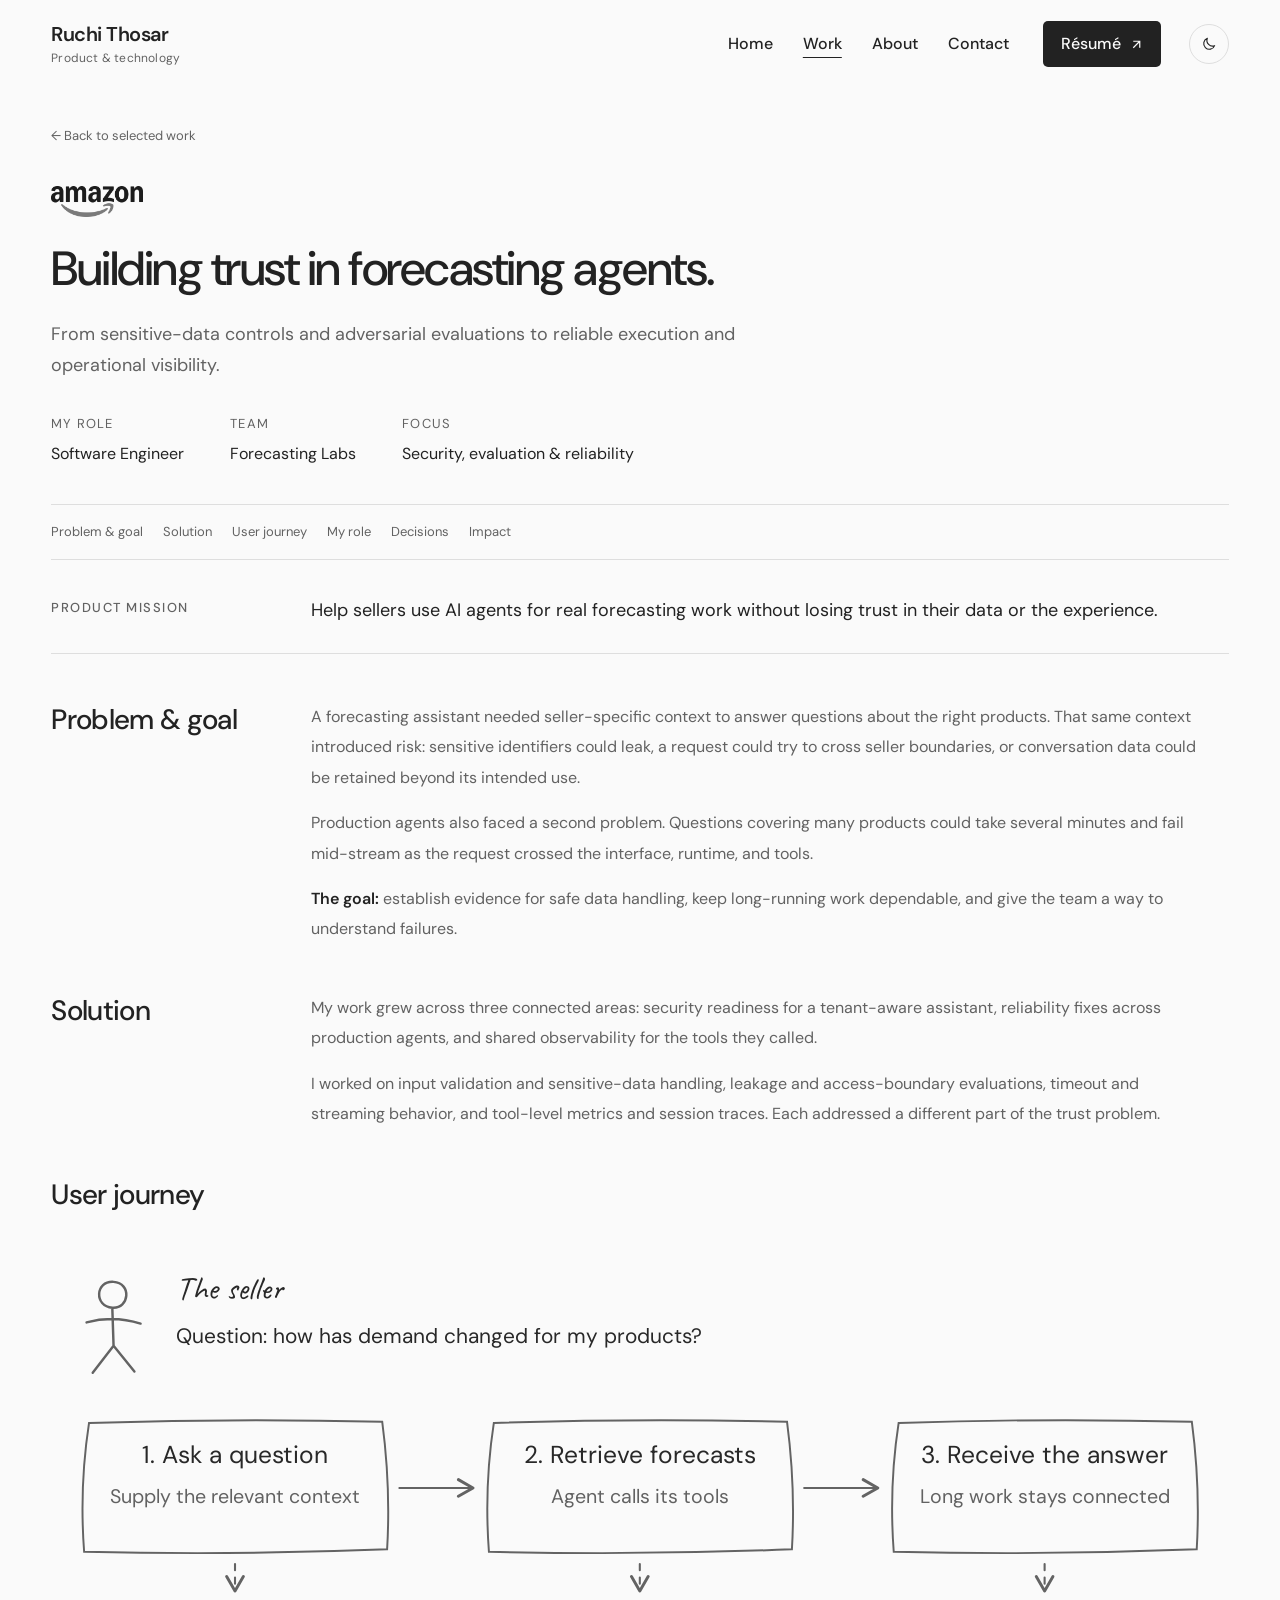
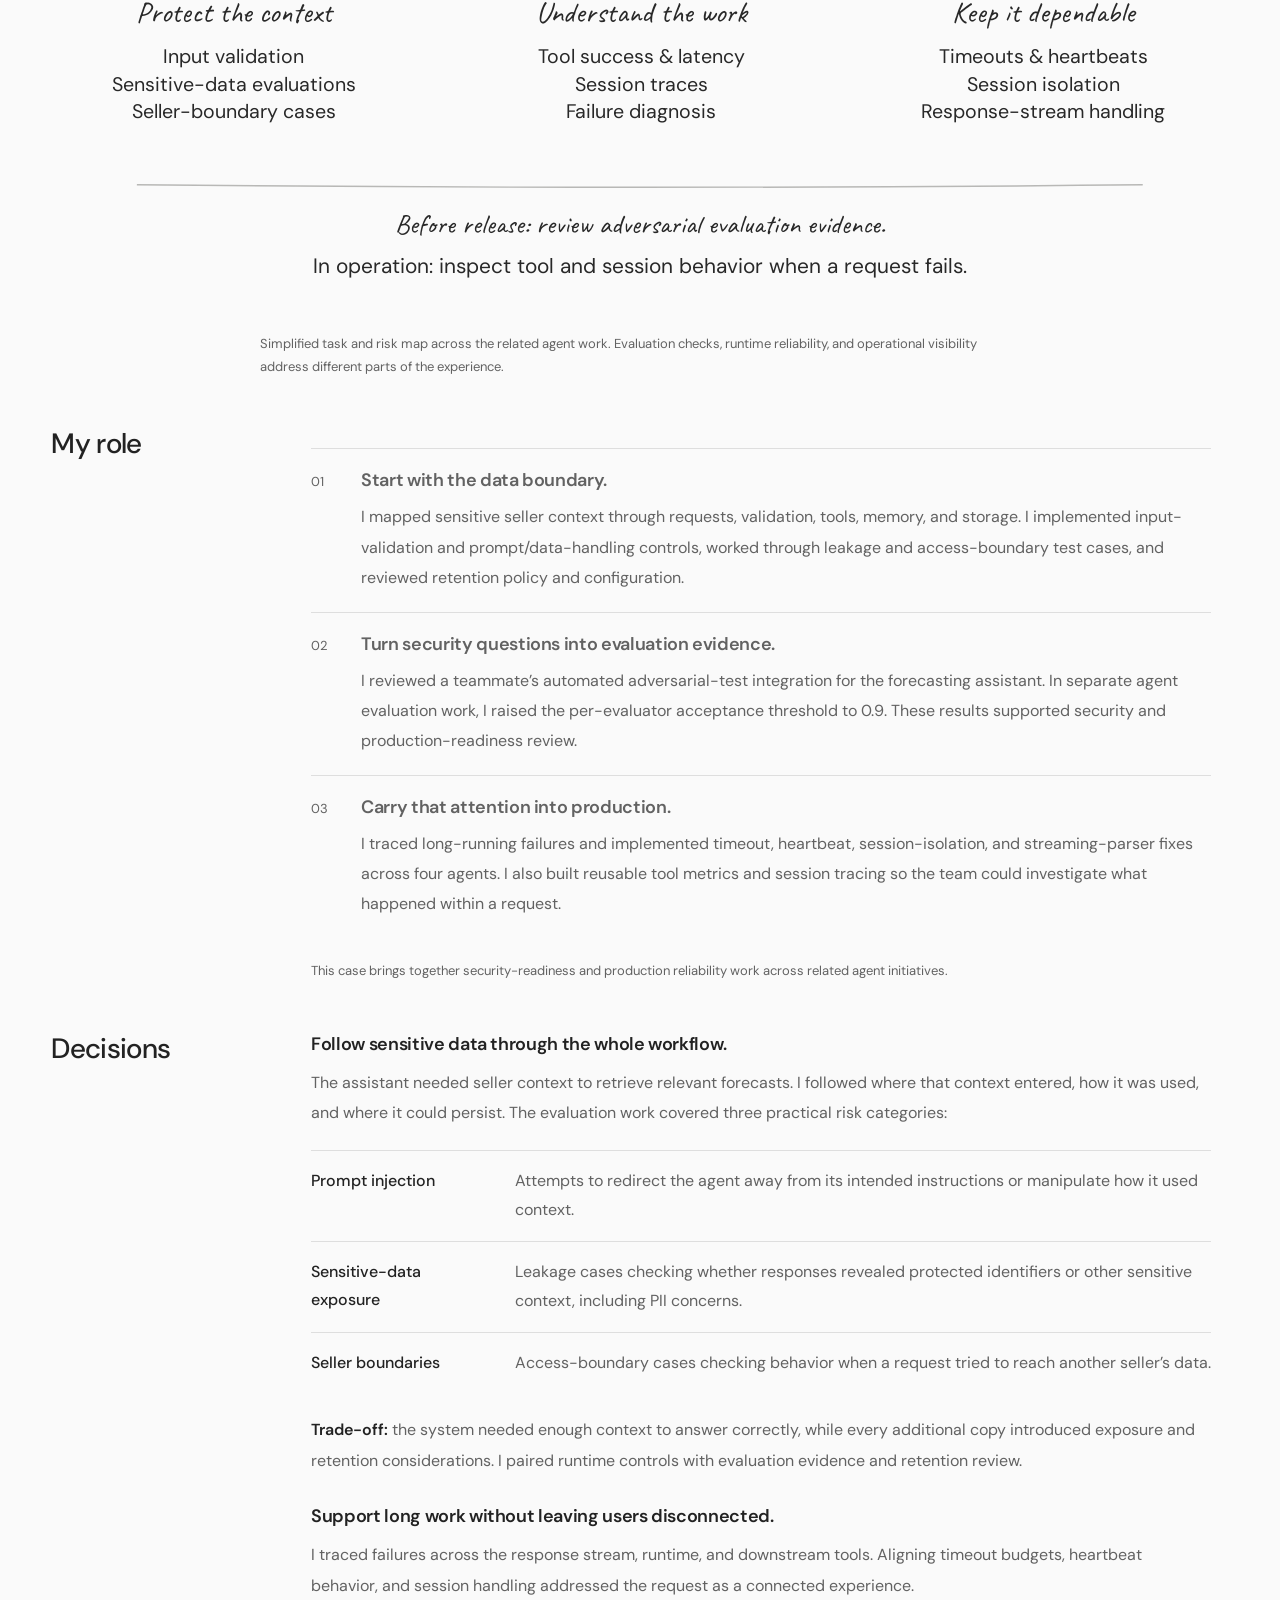
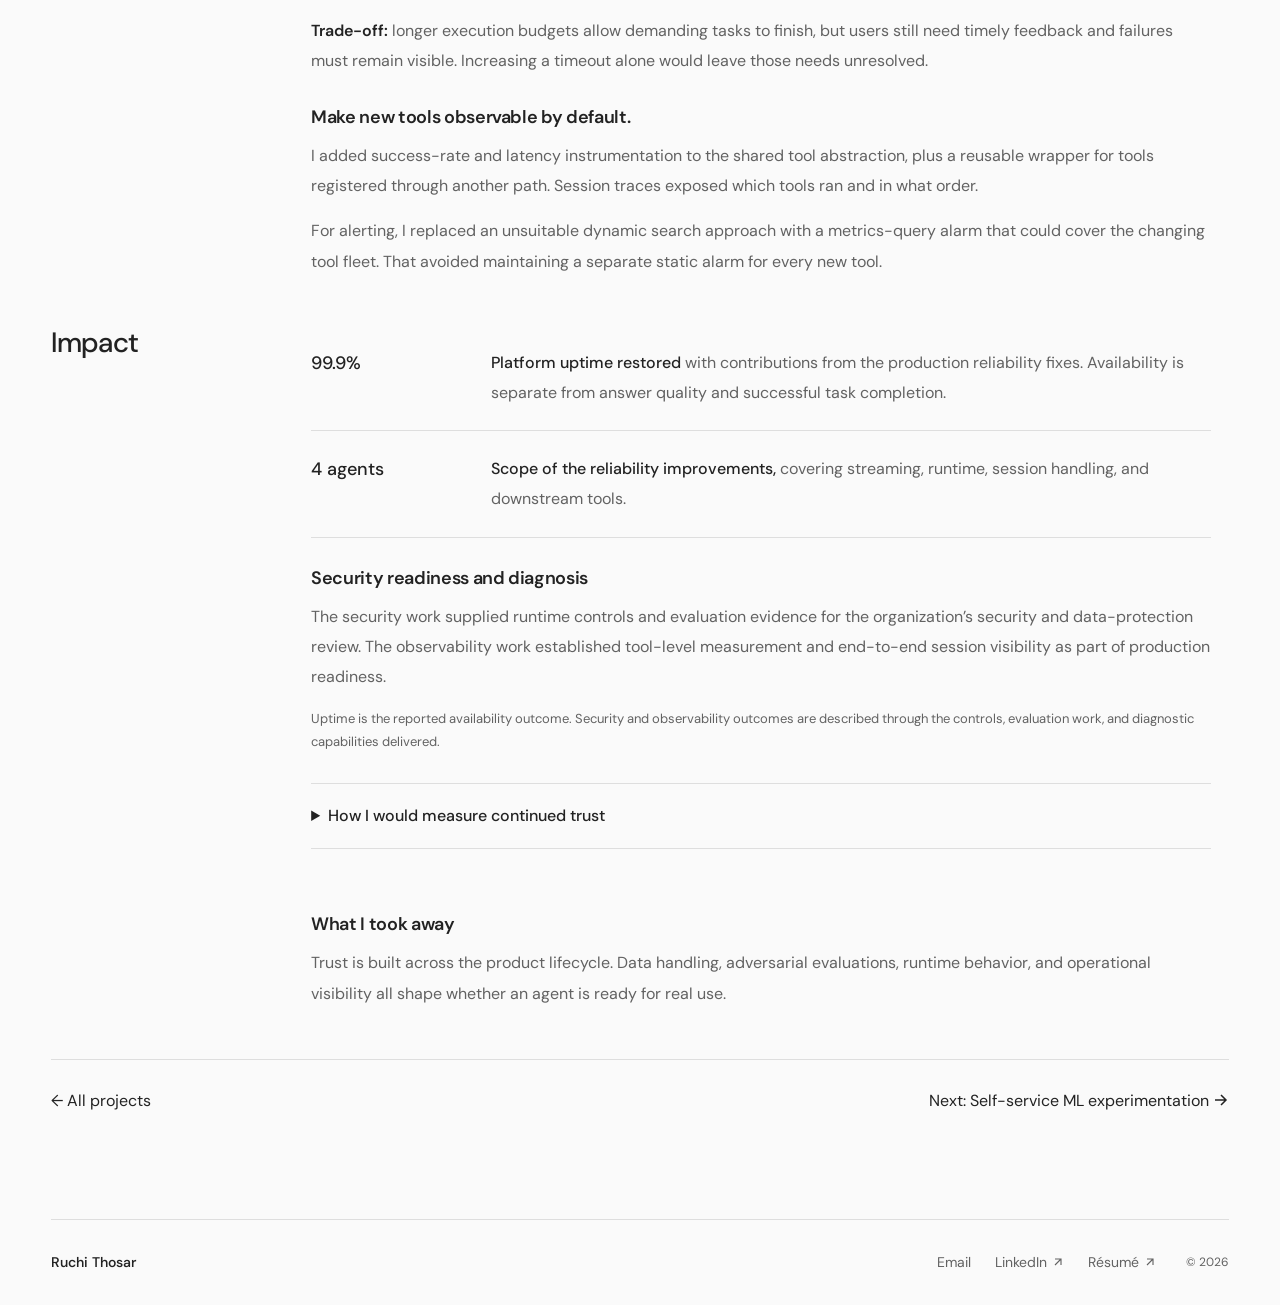
<file: reliability.html>
<!doctype html>
<html lang="en"><head><meta charset="utf-8"><meta name="viewport" content="width=device-width, initial-scale=1">
<title>Agent security &amp; reliability | Ruchi Thosar</title><meta name="description" content="From sensitive-data controls and adversarial evaluations to reliable execution and operational visibility.">
<meta name="theme-color" content="#fafafa"><meta property="og:title" content="Agent security &amp; reliability | Ruchi Thosar"><meta property="og:description" content="From sensitive-data controls and adversarial evaluations to reliable execution and operational visibility."><meta property="og:type" content="website">
<link rel="icon" href="favicon.svg" type="image/svg+xml"><script src="theme.js?v=1395b858ff9c"></script><script src="navigation.js?v=f2a00993703c" defer></script><link rel="stylesheet" href="site.css?v=018fd486fe2b"><link rel="stylesheet" href="portfolio.css?v=d4bd7ad31fdd"></head>
<body class="case-page"><a class="skip" href="#main">Skip to content</a><div class="wrap">
<header class="header site-header"><a class="brand" href="index.html" aria-label="Ruchi Thosar home">Ruchi Thosar<span class="brand-sub">Product &amp; technology</span></a>
<nav class="nav" id="site-navigation" aria-label="Main navigation"><a href="index.html">Home</a><a href="work.html" aria-current="page">Work</a><a href="about.html">About</a><a href="contact.html">Contact</a><a class="resume-link" href="ruchi-thosar-pm-resume.pdf" target="_blank" rel="noopener noreferrer">Résumé <svg class="icon" viewBox="0 0 16 16" fill="none" aria-hidden="true"><path d="M4 12 12 4M4 4h8v8" stroke="currentColor" stroke-width="1.5"/></svg></a></nav><button class="theme-toggle" type="button" data-theme-toggle aria-label="Switch to dark theme" title="Switch to dark theme" hidden><svg class="theme-moon" viewBox="0 0 24 24" fill="none" aria-hidden="true"><path d="M20.5 14.5A8.5 8.5 0 0 1 9.5 3.5a8.5 8.5 0 1 0 11 11Z" stroke="currentColor" stroke-width="1.7" stroke-linejoin="round"/></svg><svg class="theme-sun" viewBox="0 0 24 24" fill="none" aria-hidden="true"><circle cx="12" cy="12" r="4" stroke="currentColor" stroke-width="1.7"/><path d="M12 2v2M12 20v2M2 12h2M20 12h2M5 5l1.5 1.5M17.5 17.5 19 19M5 19l1.5-1.5M17.5 6.5 19 5" stroke="currentColor" stroke-width="1.7" stroke-linecap="round"/></svg><span class="theme-label">Dark</span></button><button class="menu-toggle" type="button" data-menu-toggle aria-controls="site-navigation" aria-expanded="false" hidden><svg class="icon" viewBox="0 0 18 18" fill="none" aria-hidden="true"><path d="M2 5h14M2 9h14M2 13h14" stroke="currentColor" stroke-width="1.5"/></svg><span>Menu</span></button></header>
<main id="main"><a class="back" href="work.html">← Back to selected work</a><header class="case-header"><img class="case-logo" src="amazon-logo.png" alt="Amazon" width="360" height="120"><h1>Building trust in forecasting agents.</h1><p class="case-subtitle">From sensitive-data controls and adversarial evaluations to reliable execution and operational visibility.</p><div class="case-meta"><div><small>My role</small>Software Engineer</div><div><small>Team</small>Forecasting Labs</div><div><small>Focus</small>Security, evaluation &amp; reliability</div></div></header><nav class="case-jump" aria-label="Case study sections"><a href="#problem">Problem & goal</a><a href="#solution">Solution</a><a href="#journey">User journey</a><a href="#role">My role</a><a href="#decisions">Decisions</a><a href="#impact">Impact</a></nav><div class="case-content"><section id="mission" class="mission"><p class="eyebrow">PRODUCT MISSION</p><p>Help sellers use AI agents for real forecasting work without losing trust in their data or the experience.</p></section><section id="problem"><h2>Problem &amp; goal</h2><div class="case-section-body"><p>A forecasting assistant needed seller-specific context to answer questions about the right products. That same context introduced risk: sensitive identifiers could leak, a request could try to cross seller boundaries, or conversation data could be retained beyond its intended use.</p><p>Production agents also faced a second problem. Questions covering many products could take several minutes and fail mid-stream as the request crossed the interface, runtime, and tools.</p><p><strong>The goal:</strong> establish evidence for safe data handling, keep long-running work dependable, and give the team a way to understand failures.</p></div></section><section id="solution"><h2>Solution</h2><div class="case-section-body"><p>My work grew across three connected areas: security readiness for a tenant-aware assistant, reliability fixes across production agents, and shared observability for the tools they called.</p><p>I worked on input validation and sensitive-data handling, leakage and access-boundary evaluations, timeout and streaming behavior, and tool-level metrics and session traces. Each addressed a different part of the trust problem.</p></div></section><section id="journey"><h2>User journey</h2><div class="case-section-body"><figure class="journey-figure"><div class="sketch-board"><svg class="journey-desktop" viewBox="0 0 960 546" xmlns="http://www.w3.org/2000/svg" role="img" aria-labelledby="agent-desktop-title agent-desktop-desc"><title id="agent-desktop-title">The forecasting task and the trust checks around it</title><desc id="agent-desktop-desc">A seller asks a forecasting question. The request carries seller context, the agent calls forecasting tools, and the user waits for an answer. Sensitive-data and seller-boundary checks apply to context and retrieval. Long-running work needs session and streaming reliability. Tool metrics and session traces help the team investigate failures. This is a simplified task and risk map, not a detailed authorization architecture.</desc><defs><marker id="agent-desktop-arrow" markerWidth="10" markerHeight="10" refX="8" refY="5" orient="auto"><path d="M1 1 L8 5 L1 9" stroke="var(--diagram-stroke,#535348)" stroke-width="1.4" fill="none" stroke-linecap="round" stroke-linejoin="round"/></marker></defs><g transform="translate(51,44)" fill="none" stroke="var(--diagram-stroke,#45453c)" stroke-width="2" stroke-linecap="round"><path d="M0-18 C-15-19-16 2-1 3 C13 4 15-17 0-18Z M-1 4 L0 34 M-22 15 Q0 9 22 16 M0 34 L-17 56 M0 34 L17 55"/></g><text x="102" y="40" text-anchor="start" fill="var(--diagram-ink,#34342e)" font-family="'Caveat', cursive" font-size="27"><tspan x="102" dy="0">The seller</tspan></text><text x="102" y="76" text-anchor="start" fill="var(--diagram-ink,#34342e)" font-family="'DM Sans', Arial, sans-serif" font-size="17"><tspan x="102" dy="0">Question: how has demand changed for my products?</tspan></text><path d="M31 141 Q150.0 137 270 140 Q277 193.0 274 244 Q150.0 249 27 246 Q23 193.0 31 141Z" fill="var(--diagram-surface,#fff)" stroke="var(--diagram-stroke,#45453c)" stroke-width="1.6"/><text x="150.0" y="174" text-anchor="middle" fill="var(--diagram-ink,#34342e)" font-family="'DM Sans', Arial, sans-serif" font-size="20"><tspan x="150.0" dy="0">1. Ask a question</tspan></text><text x="150.0" y="206" text-anchor="middle" fill="var(--diagram-muted,#65655b)" font-family="'DM Sans', Arial, sans-serif" font-size="16"><tspan x="150.0" dy="0">Supply the relevant context</tspan></text><path d="M361 141 Q480.0 137 600 140 Q607 193.0 604 244 Q480.0 249 357 246 Q353 193.0 361 141Z" fill="var(--diagram-surface,#fff)" stroke="var(--diagram-stroke,#45453c)" stroke-width="1.6"/><text x="480.0" y="174" text-anchor="middle" fill="var(--diagram-ink,#34342e)" font-family="'DM Sans', Arial, sans-serif" font-size="20"><tspan x="480.0" dy="0">2. Retrieve forecasts</tspan></text><text x="480.0" y="206" text-anchor="middle" fill="var(--diagram-muted,#65655b)" font-family="'DM Sans', Arial, sans-serif" font-size="16"><tspan x="480.0" dy="0">Agent calls its tools</tspan></text><path d="M691 141 Q810.0 137 930 140 Q937 193.0 934 244 Q810.0 249 687 246 Q683 193.0 691 141Z" fill="var(--diagram-surface,#fff)" stroke="var(--diagram-stroke,#45453c)" stroke-width="1.6"/><text x="810.0" y="174" text-anchor="middle" fill="var(--diagram-ink,#34342e)" font-family="'DM Sans', Arial, sans-serif" font-size="20"><tspan x="810.0" dy="0">3. Receive the answer</tspan></text><text x="810.0" y="206" text-anchor="middle" fill="var(--diagram-muted,#65655b)" font-family="'DM Sans', Arial, sans-serif" font-size="16"><tspan x="810.0" dy="0">Long work stays connected</tspan></text><path d="M284 194 L344 194" stroke="var(--diagram-stroke,#535348)" stroke-width="1.7" fill="none" stroke-linecap="round" stroke-linejoin="round" marker-end="url(#agent-desktop-arrow)"/><path d="M614 194 L674 194" stroke="var(--diagram-stroke,#535348)" stroke-width="1.7" fill="none" stroke-linecap="round" stroke-linejoin="round" marker-end="url(#agent-desktop-arrow)"/><text x="149" y="303" text-anchor="middle" fill="var(--diagram-ink,#34342e)" font-family="'Caveat', cursive" font-size="24"><tspan x="149" dy="0">Protect the context</tspan></text><text x="149" y="337" text-anchor="middle" fill="var(--diagram-ink,#34342e)" font-family="'DM Sans', Arial, sans-serif" font-size="16"><tspan x="149" dy="0">Input validation</tspan><tspan x="149" dy="22.4">Sensitive-data evaluations</tspan><tspan x="149" dy="22.4">Seller-boundary cases</tspan></text><text x="481" y="303" text-anchor="middle" fill="var(--diagram-ink,#34342e)" font-family="'Caveat', cursive" font-size="24"><tspan x="481" dy="0">Understand the work</tspan></text><text x="481" y="337" text-anchor="middle" fill="var(--diagram-ink,#34342e)" font-family="'DM Sans', Arial, sans-serif" font-size="16"><tspan x="481" dy="0">Tool success &amp; latency</tspan><tspan x="481" dy="22.4">Session traces</tspan><tspan x="481" dy="22.4">Failure diagnosis</tspan></text><text x="809" y="303" text-anchor="middle" fill="var(--diagram-ink,#34342e)" font-family="'Caveat', cursive" font-size="24"><tspan x="809" dy="0">Keep it dependable</tspan></text><text x="809" y="337" text-anchor="middle" fill="var(--diagram-ink,#34342e)" font-family="'DM Sans', Arial, sans-serif" font-size="16"><tspan x="809" dy="0">Timeouts &amp; heartbeats</tspan><tspan x="809" dy="22.4">Session isolation</tspan><tspan x="809" dy="22.4">Response-stream handling</tspan></text><path d="M150 256 L150 278" stroke="var(--diagram-stroke,#535348)" stroke-width="1.7" fill="none" stroke-linecap="round" stroke-linejoin="round" marker-end="url(#agent-desktop-arrow)" stroke-dasharray="5 6"/><path d="M480 256 L480 278" stroke="var(--diagram-stroke,#535348)" stroke-width="1.7" fill="none" stroke-linecap="round" stroke-linejoin="round" marker-end="url(#agent-desktop-arrow)" stroke-dasharray="5 6"/><path d="M810 256 L810 278" stroke="var(--diagram-stroke,#535348)" stroke-width="1.7" fill="none" stroke-linecap="round" stroke-linejoin="round" marker-end="url(#agent-desktop-arrow)" stroke-dasharray="5 6"/><path d="M70 436 Q480 440 890 436" fill="none" stroke="var(--diagram-border)" stroke-width="1.2"/><text x="480" y="475" text-anchor="middle" fill="var(--diagram-ink,#34342e)" font-family="'Caveat', cursive" font-size="22"><tspan x="480" dy="0">Before release: review adversarial evaluation evidence.</tspan></text><text x="480" y="508" text-anchor="middle" fill="var(--diagram-ink,#34342e)" font-family="'DM Sans', Arial, sans-serif" font-size="17"><tspan x="480" dy="0">In operation: inspect tool and session behavior when a request fails.</tspan></text></svg><svg class="journey-mobile" viewBox="0 0 420 905" xmlns="http://www.w3.org/2000/svg" role="img" aria-labelledby="agent-mobile-title agent-mobile-desc"><title id="agent-mobile-title">The forecasting task and the trust checks around it</title><desc id="agent-mobile-desc">A seller asks a forecasting question. The request carries seller context, the agent calls forecasting tools, and the user waits for an answer. Sensitive-data and seller-boundary checks apply to context and retrieval. Long-running work needs session and streaming reliability. Tool metrics and session traces help the team investigate failures. This is a simplified task and risk map, not a detailed authorization architecture.</desc><defs><marker id="agent-mobile-arrow" markerWidth="10" markerHeight="10" refX="8" refY="5" orient="auto"><path d="M1 1 L8 5 L1 9" stroke="var(--diagram-stroke,#535348)" stroke-width="1.4" fill="none" stroke-linecap="round" stroke-linejoin="round"/></marker></defs><g transform="translate(43,42)" fill="none" stroke="var(--diagram-stroke,#45453c)" stroke-width="2" stroke-linecap="round"><path d="M0-18 C-15-19-16 2-1 3 C13 4 15-17 0-18Z M-1 4 L0 34 M-22 15 Q0 9 22 16 M0 34 L-17 56 M0 34 L17 55"/></g><text x="90" y="38" text-anchor="start" fill="var(--diagram-ink,#34342e)" font-family="'Caveat', cursive" font-size="25"><tspan x="90" dy="0">The seller</tspan></text><text x="90" y="71" text-anchor="start" fill="var(--diagram-ink,#34342e)" font-family="'DM Sans', Arial, sans-serif" font-size="15"><tspan x="90" dy="0">Understand demand for my products</tspan></text><path d="M61 123 Q210.0 119 360 122 Q367 171.0 364 218 Q210.0 223 57 220 Q53 171.0 61 123Z" fill="var(--diagram-surface,#fff)" stroke="var(--diagram-stroke,#45453c)" stroke-width="1.6"/><text x="210.0" y="156" text-anchor="middle" fill="var(--diagram-ink,#34342e)" font-family="'DM Sans', Arial, sans-serif" font-size="20"><tspan x="210.0" dy="0">1. Ask a question</tspan></text><text x="210.0" y="188" text-anchor="middle" fill="var(--diagram-muted,#65655b)" font-family="'DM Sans', Arial, sans-serif" font-size="16"><tspan x="210.0" dy="0">Supply relevant context</tspan></text><text x="210" y="260" text-anchor="middle" fill="var(--diagram-ink,#34342e)" font-family="'DM Sans', Arial, sans-serif" font-size="16"><tspan x="210" dy="0">Input validation · Leakage checks</tspan></text><text x="210" y="286" text-anchor="middle" fill="var(--diagram-ink,#34342e)" font-family="'DM Sans', Arial, sans-serif" font-size="16"><tspan x="210" dy="0">Seller-boundary evaluations</tspan></text><path d="M210 303 L210 344" stroke="var(--diagram-stroke,#535348)" stroke-width="1.7" fill="none" stroke-linecap="round" stroke-linejoin="round" marker-end="url(#agent-mobile-arrow)"/><path d="M61 358 Q210.0 354 360 357 Q367 406.0 364 453 Q210.0 458 57 455 Q53 406.0 61 358Z" fill="var(--diagram-surface,#fff)" stroke="var(--diagram-stroke,#45453c)" stroke-width="1.6"/><text x="210.0" y="391" text-anchor="middle" fill="var(--diagram-ink,#34342e)" font-family="'DM Sans', Arial, sans-serif" font-size="20"><tspan x="210.0" dy="0">2. Retrieve forecasts</tspan></text><text x="210.0" y="423" text-anchor="middle" fill="var(--diagram-muted,#65655b)" font-family="'DM Sans', Arial, sans-serif" font-size="16"><tspan x="210.0" dy="0">Agent calls its tools</tspan></text><text x="210" y="495" text-anchor="middle" fill="var(--diagram-ink,#34342e)" font-family="'DM Sans', Arial, sans-serif" font-size="16"><tspan x="210" dy="0">Tool success &amp; latency</tspan></text><text x="210" y="521" text-anchor="middle" fill="var(--diagram-ink,#34342e)" font-family="'DM Sans', Arial, sans-serif" font-size="16"><tspan x="210" dy="0">Session traces for diagnosis</tspan></text><path d="M210 537 L210 578" stroke="var(--diagram-stroke,#535348)" stroke-width="1.7" fill="none" stroke-linecap="round" stroke-linejoin="round" marker-end="url(#agent-mobile-arrow)"/><path d="M61 592 Q210.0 588 360 591 Q367 640.0 364 687 Q210.0 692 57 689 Q53 640.0 61 592Z" fill="var(--diagram-surface,#fff)" stroke="var(--diagram-stroke,#45453c)" stroke-width="1.6"/><text x="210.0" y="625" text-anchor="middle" fill="var(--diagram-ink,#34342e)" font-family="'DM Sans', Arial, sans-serif" font-size="20"><tspan x="210.0" dy="0">3. Receive the answer</tspan></text><text x="210.0" y="657" text-anchor="middle" fill="var(--diagram-muted,#65655b)" font-family="'DM Sans', Arial, sans-serif" font-size="16"><tspan x="210.0" dy="0">Long work stays connected</tspan></text><text x="210" y="729" text-anchor="middle" fill="var(--diagram-ink,#34342e)" font-family="'DM Sans', Arial, sans-serif" font-size="16"><tspan x="210" dy="0">Timeouts · Heartbeats</tspan></text><text x="210" y="755" text-anchor="middle" fill="var(--diagram-ink,#34342e)" font-family="'DM Sans', Arial, sans-serif" font-size="16"><tspan x="210" dy="0">Session isolation · Streaming fixes</tspan></text><path d="M35 800 L385 800" stroke="var(--diagram-border)" stroke-width="1.2"/><text x="210" y="837" text-anchor="middle" fill="var(--diagram-ink,#34342e)" font-family="'Caveat', cursive" font-size="23"><tspan x="210" dy="0">Before release:</tspan></text><text x="210" y="869" text-anchor="middle" fill="var(--diagram-ink,#34342e)" font-family="'DM Sans', Arial, sans-serif" font-size="16"><tspan x="210" dy="0">Review adversarial evaluation evidence.</tspan></text></svg></div><figcaption>Simplified task and risk map across the related agent work. Evaluation checks, runtime reliability, and operational visibility address different parts of the experience.</figcaption></figure></div></section><section id="role"><h2>My role</h2><div class="case-section-body"><ol class="progression"><li><span class="step-index">01</span><div><h3>Start with the data boundary.</h3><p>I mapped sensitive seller context through requests, validation, tools, memory, and storage. I implemented input-validation and prompt/data-handling controls, worked through leakage and access-boundary test cases, and reviewed retention policy and configuration.</p></div></li><li><span class="step-index">02</span><div><h3>Turn security questions into evaluation evidence.</h3><p>I reviewed a teammate’s automated adversarial-test integration for the forecasting assistant. In separate agent evaluation work, I raised the per-evaluator acceptance threshold to 0.9. These results supported security and production-readiness review.</p></div></li><li><span class="step-index">03</span><div><h3>Carry that attention into production.</h3><p>I traced long-running failures and implemented timeout, heartbeat, session-isolation, and streaming-parser fixes across four agents. I also built reusable tool metrics and session tracing so the team could investigate what happened within a request.</p></div></li></ol><p class="source-note">This case brings together security-readiness and production reliability work across related agent initiatives.</p></div></section><section id="decisions"><h2>Decisions</h2><div class="case-section-body"><h3>Follow sensitive data through the whole workflow.</h3><p>The assistant needed seller context to retrieve relevant forecasts. I followed where that context entered, how it was used, and where it could persist. The evaluation work covered three practical risk categories:</p>
<dl class="evaluation-list"><div><dt>Prompt injection</dt><dd>Attempts to redirect the agent away from its intended instructions or manipulate how it used context.</dd></div><div><dt>Sensitive-data exposure</dt><dd>Leakage cases checking whether responses revealed protected identifiers or other sensitive context, including PII concerns.</dd></div><div><dt>Seller boundaries</dt><dd>Access-boundary cases checking behavior when a request tried to reach another seller’s data.</dd></div></dl>
<p><strong>Trade-off:</strong> the system needed enough context to answer correctly, while every additional copy introduced exposure and retention considerations. I paired runtime controls with evaluation evidence and retention review.</p>
<h3>Support long work without leaving users disconnected.</h3><p>I traced failures across the response stream, runtime, and downstream tools. Aligning timeout budgets, heartbeat behavior, and session handling addressed the request as a connected experience.</p><p><strong>Trade-off:</strong> longer execution budgets allow demanding tasks to finish, but users still need timely feedback and failures must remain visible. Increasing a timeout alone would leave those needs unresolved.</p>
<h3>Make new tools observable by default.</h3><p>I added success-rate and latency instrumentation to the shared tool abstraction, plus a reusable wrapper for tools registered through another path. Session traces exposed which tools ran and in what order.</p><p>For alerting, I replaced an unsuitable dynamic search approach with a metrics-query alarm that could cover the changing tool fleet. That avoided maintaining a separate static alarm for every new tool.</p></div></section><section id="impact"><h2>Impact</h2><div class="case-section-body"><div class="result-row"><strong>99.9%</strong><span><b>Platform uptime restored</b> with contributions from the production reliability fixes. Availability is separate from answer quality and successful task completion.</span></div><div class="result-row"><strong>4 agents</strong><span><b>Scope of the reliability improvements,</b> covering streaming, runtime, session handling, and downstream tools.</span></div><h3>Security readiness and diagnosis</h3><p>The security work supplied runtime controls and evaluation evidence for the organization’s security and data-protection review. The observability work established tool-level measurement and end-to-end session visibility as part of production readiness.</p><p class="source-note">Uptime is the reported availability outcome. Security and observability outcomes are described through the controls, evaluation work, and diagnostic capabilities delivered.</p>
<details class="detail"><summary>How I would measure continued trust</summary><p><strong>Task success:</strong> completed, useful answers by workload size, plus time to first response and final answer.</p><p><strong>Security guardrails:</strong> leakage and unauthorized-access failures by test category, with failed cases reviewed before release decisions.</p><p><strong>Operational health:</strong> per-tool failures and latency, interrupted sessions, and time to identify the failing step.</p><p class="source-note">Proposed follow-up measures. Availability, answer quality, and data protection need their own evidence.</p></details><div class="learning"><h3>What I took away</h3><p>Trust is built across the product lifecycle. Data handling, adversarial evaluations, runtime behavior, and operational visibility all shape whether an agent is ready for real use.</p></div></div></section></div><nav class="related" aria-label="More work"><a href="work.html">← All projects</a><a href="experimentation.html">Next: Self-service ML experimentation <svg class="icon" viewBox="0 0 16 16" fill="none" aria-hidden="true"><path d="M2 8h11M8 3l5 5-5 5" stroke="currentColor" stroke-width="1.5"/></svg></a></nav></main>
<footer class="site-footer" id="contact"><a class="footer-name" href="index.html">Ruchi Thosar</a><div class="footer-links"><a href="mailto:thosar.ruchi@gmail.com">Email</a><a href="https://www.linkedin.com/in/ruchi-thosar/" target="_blank" rel="noopener noreferrer">LinkedIn <svg class="icon" viewBox="0 0 16 16" fill="none" aria-hidden="true"><path d="M4 12 12 4M4 4h8v8" stroke="currentColor" stroke-width="1.5"/></svg></a><a href="ruchi-thosar-pm-resume.pdf" target="_blank" rel="noopener noreferrer">Résumé <svg class="icon" viewBox="0 0 16 16" fill="none" aria-hidden="true"><path d="M4 12 12 4M4 4h8v8" stroke="currentColor" stroke-width="1.5"/></svg></a></div><span class="copyright">© 2026</span></footer>
</div></body></html>
</file>
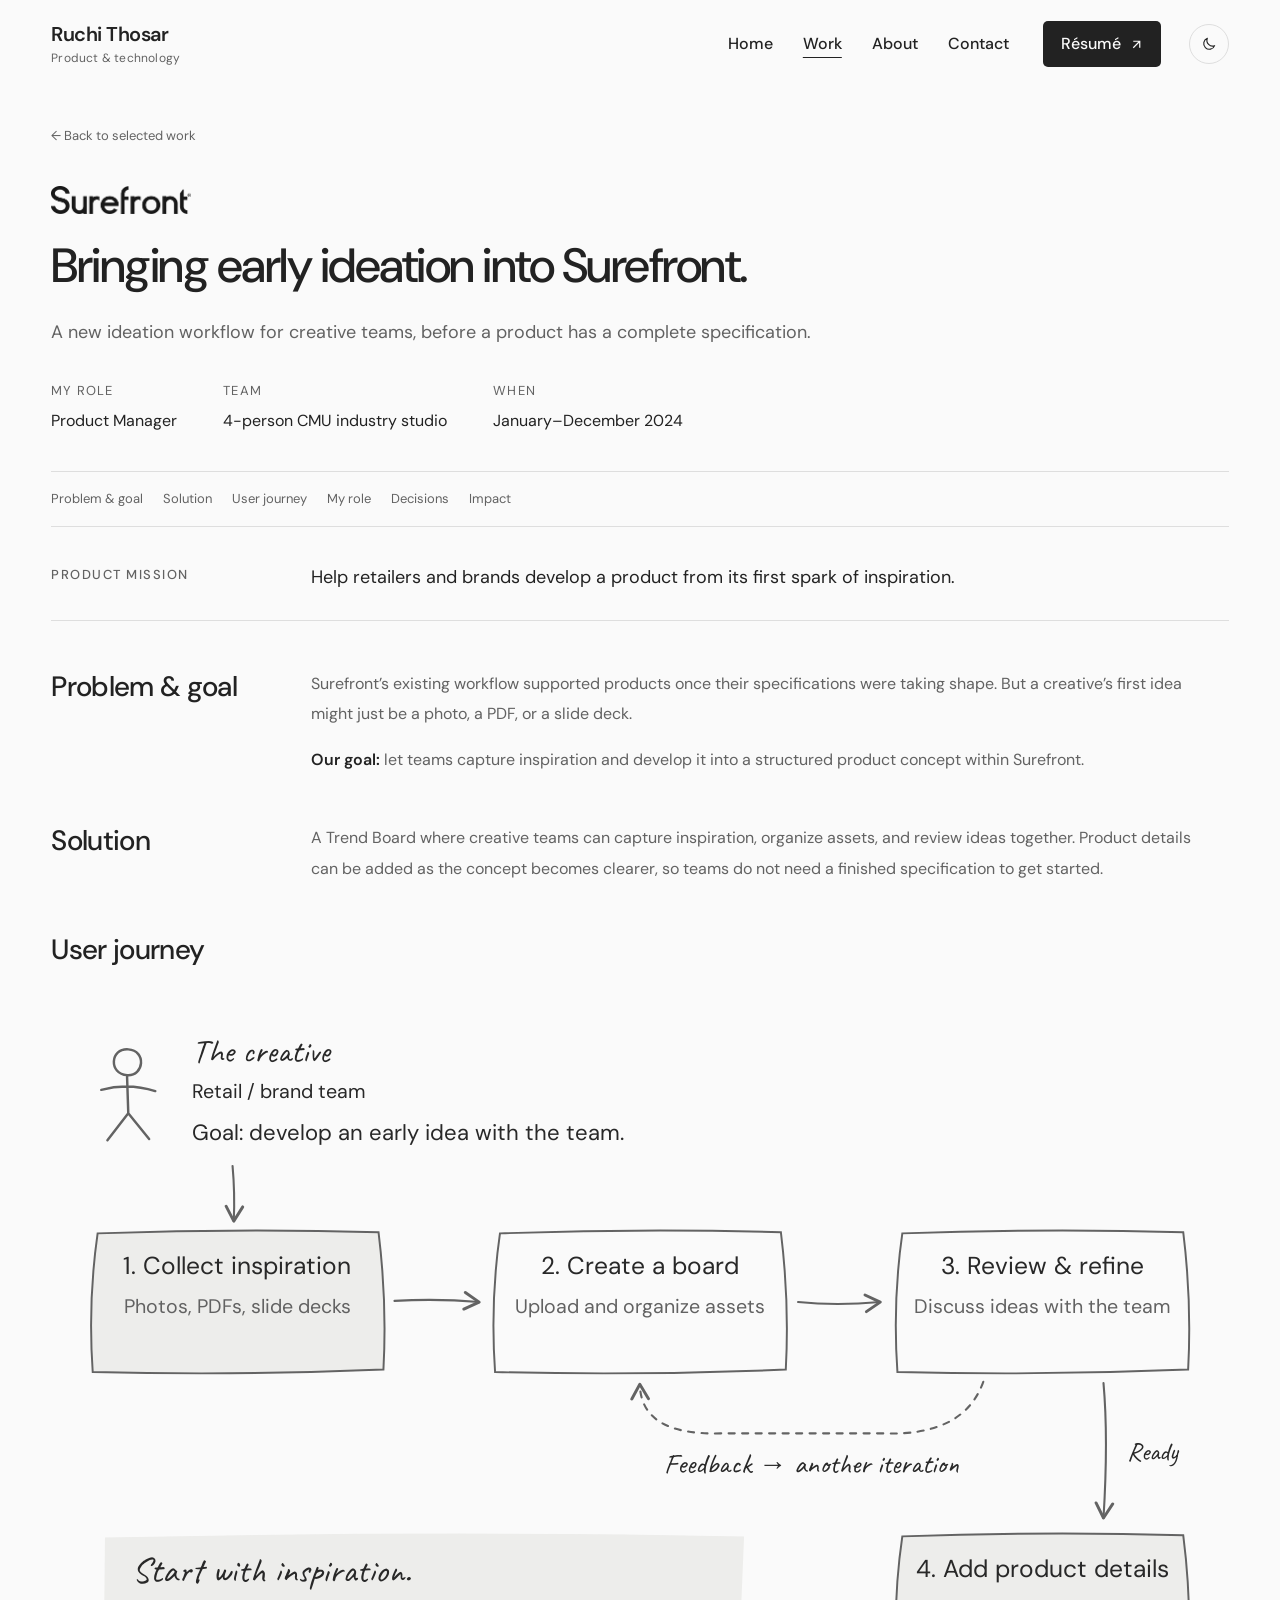
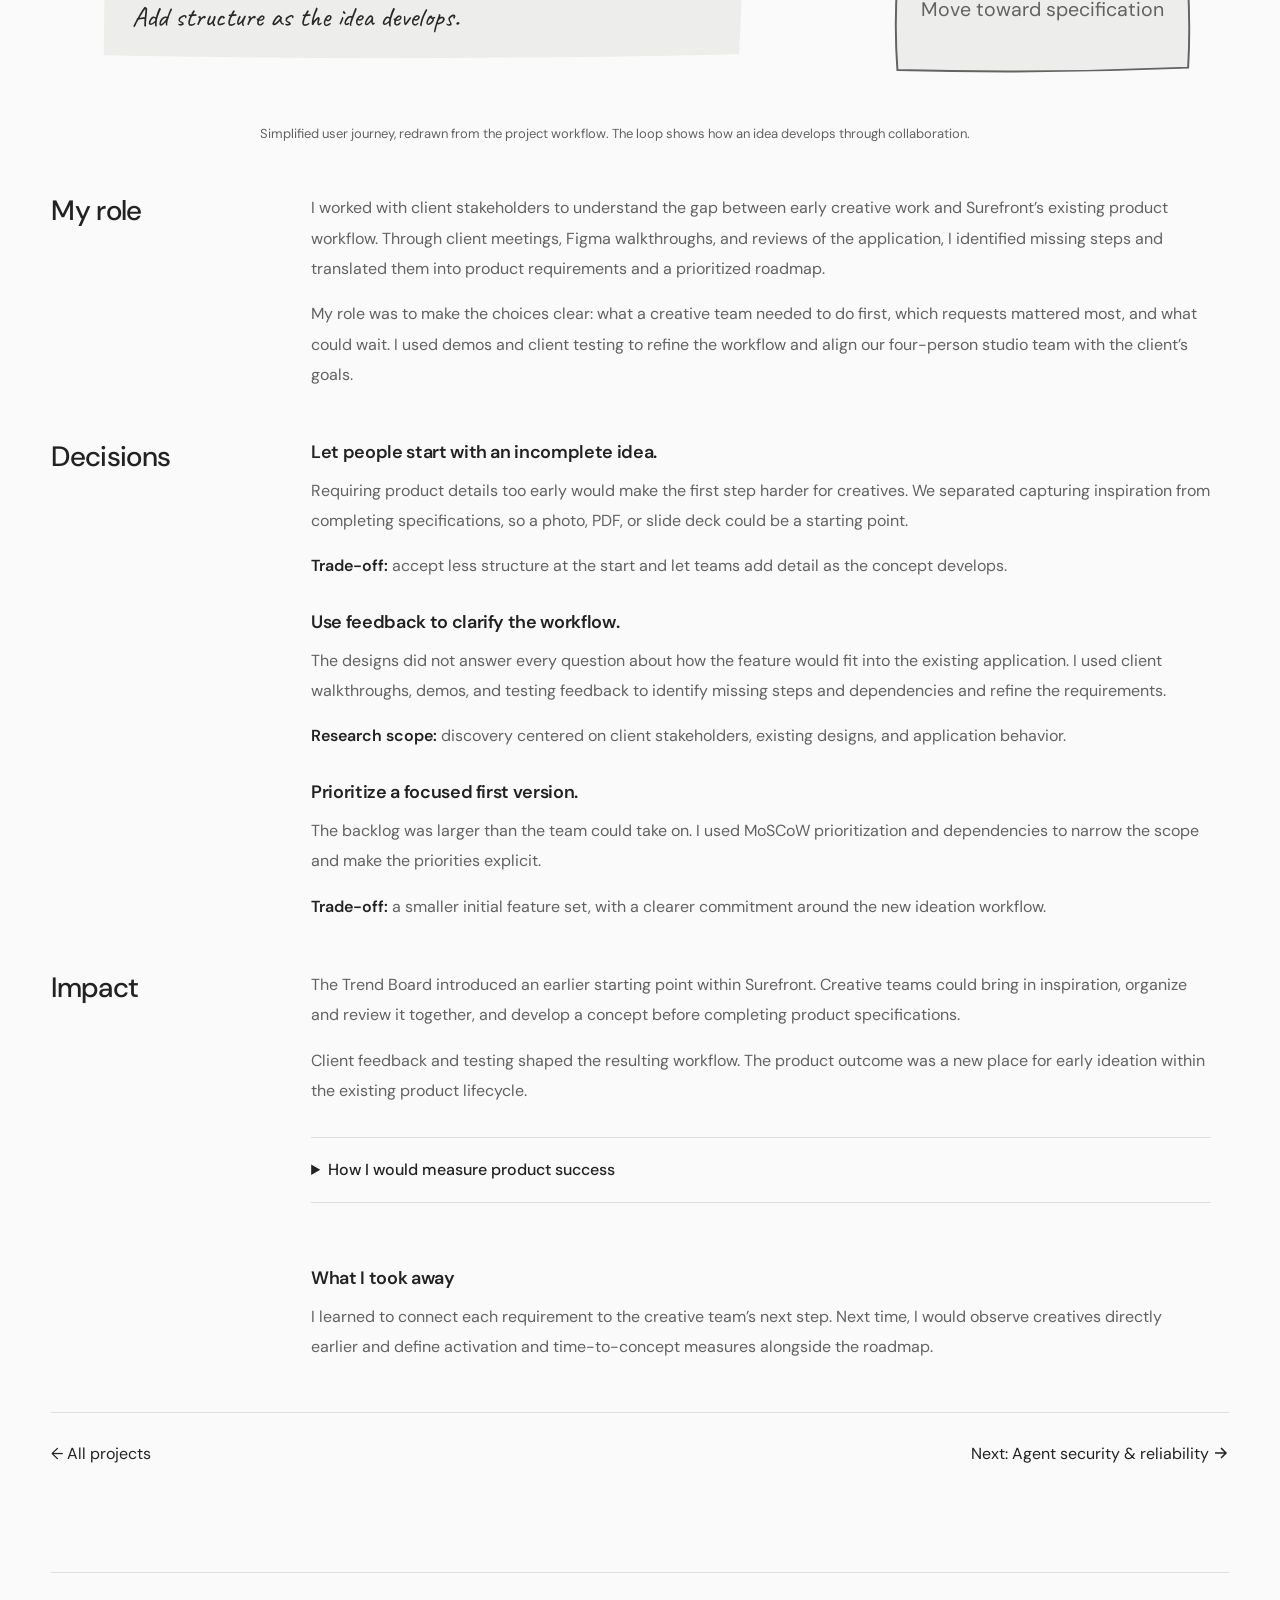
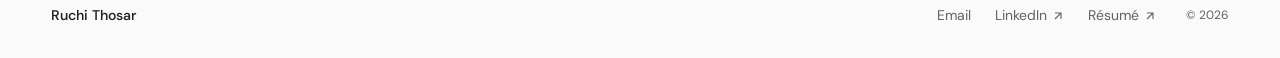
<file: surefront.html>
<!doctype html>
<html lang="en"><head><meta charset="utf-8"><meta name="viewport" content="width=device-width, initial-scale=1">
<title>Surefront Trend Board | Ruchi Thosar</title><meta name="description" content="A new ideation workflow for creative teams, before a product has a complete specification.">
<meta name="theme-color" content="#fafafa"><meta property="og:title" content="Surefront Trend Board | Ruchi Thosar"><meta property="og:description" content="A new ideation workflow for creative teams, before a product has a complete specification."><meta property="og:type" content="website">
<link rel="icon" href="favicon.svg" type="image/svg+xml"><script src="theme.js?v=1395b858ff9c"></script><script src="navigation.js?v=f2a00993703c" defer></script><link rel="stylesheet" href="site.css?v=018fd486fe2b"><link rel="stylesheet" href="portfolio.css?v=d4bd7ad31fdd"></head>
<body class="case-page"><a class="skip" href="#main">Skip to content</a><div class="wrap">
<header class="header site-header"><a class="brand" href="index.html" aria-label="Ruchi Thosar home">Ruchi Thosar<span class="brand-sub">Product &amp; technology</span></a>
<nav class="nav" id="site-navigation" aria-label="Main navigation"><a href="index.html">Home</a><a href="work.html" aria-current="page">Work</a><a href="about.html">About</a><a href="contact.html">Contact</a><a class="resume-link" href="ruchi-thosar-pm-resume.pdf" target="_blank" rel="noopener noreferrer">Résumé <svg class="icon" viewBox="0 0 16 16" fill="none" aria-hidden="true"><path d="M4 12 12 4M4 4h8v8" stroke="currentColor" stroke-width="1.5"/></svg></a></nav><button class="theme-toggle" type="button" data-theme-toggle aria-label="Switch to dark theme" title="Switch to dark theme" hidden><svg class="theme-moon" viewBox="0 0 24 24" fill="none" aria-hidden="true"><path d="M20.5 14.5A8.5 8.5 0 0 1 9.5 3.5a8.5 8.5 0 1 0 11 11Z" stroke="currentColor" stroke-width="1.7" stroke-linejoin="round"/></svg><svg class="theme-sun" viewBox="0 0 24 24" fill="none" aria-hidden="true"><circle cx="12" cy="12" r="4" stroke="currentColor" stroke-width="1.7"/><path d="M12 2v2M12 20v2M2 12h2M20 12h2M5 5l1.5 1.5M17.5 17.5 19 19M5 19l1.5-1.5M17.5 6.5 19 5" stroke="currentColor" stroke-width="1.7" stroke-linecap="round"/></svg><span class="theme-label">Dark</span></button><button class="menu-toggle" type="button" data-menu-toggle aria-controls="site-navigation" aria-expanded="false" hidden><svg class="icon" viewBox="0 0 18 18" fill="none" aria-hidden="true"><path d="M2 5h14M2 9h14M2 13h14" stroke="currentColor" stroke-width="1.5"/></svg><span>Menu</span></button></header>
<main id="main"><a class="back" href="work.html">← Back to selected work</a><header class="case-header"><img class="case-logo surefront-logo" src="surefront-logo.png" alt="Surefront" width="654" height="135"><h1>Bringing early ideation into Surefront.</h1><p class="case-subtitle">A new ideation workflow for creative teams, before a product has a complete specification.</p><div class="case-meta"><div><small>My role</small>Product Manager</div><div><small>Team</small>4-person CMU industry studio</div><div><small>When</small>January–December 2024</div></div></header><nav class="case-jump" aria-label="Case study sections"><a href="#problem">Problem & goal</a><a href="#solution">Solution</a><a href="#journey">User journey</a><a href="#role">My role</a><a href="#decisions">Decisions</a><a href="#impact">Impact</a></nav><div class="case-content"><section id="mission" class="mission"><p class="eyebrow">PRODUCT MISSION</p><p>Help retailers and brands develop a product from its first spark of inspiration.</p></section><section id="problem"><h2>Problem &amp; goal</h2><div class="case-section-body"><p>Surefront’s existing workflow supported products once their specifications were taking shape. But a creative’s first idea might just be a photo, a PDF, or a slide deck.</p><p><strong>Our goal:</strong> let teams capture inspiration and develop it into a structured product concept within Surefront.</p></div></section><section id="solution"><h2>Solution</h2><div class="case-section-body"><p>A Trend Board where creative teams can capture inspiration, organize assets, and review ideas together. Product details can be added as the concept becomes clearer, so teams do not need a finished specification to get started.</p></div></section><section id="journey"><h2>User journey</h2><div class="case-section-body"><figure class="journey-figure"><div class="sketch-board"><svg class="journey-desktop" viewBox="0 0 960 575" xmlns="http://www.w3.org/2000/svg" role="img" aria-labelledby="sf-desktop-title sf-desktop-desc"><title id="sf-desktop-title">Surefront: from inspiration to a product concept</title><desc id="sf-desktop-desc">A creative at a retail or brand team collects inspiration, uploads and organizes assets on a Trend Board, and reviews and refines the concept with teammates. Feedback loops back to the board. As the concept becomes clearer, the team adds product details and moves toward specification.</desc><defs><marker id="sf-desktop-arrow" markerWidth="10" markerHeight="10" refX="8" refY="5" orient="auto"><path d="M1 1 L8 5 L1 9" stroke="var(--diagram-stroke,#535348)" stroke-width="1.4" fill="none" stroke-linecap="round" stroke-linejoin="round"/></marker></defs><g transform="translate(63,55)" fill="none" stroke="var(--diagram-stroke,#45453c)" stroke-width="2" stroke-linecap="round"><path d="M0-18 C-15-19-16 2-1 3 C13 4 15-17 0-18Z M-1 4 L0 34 M-22 15 Q0 9 22 16 M0 34 L-17 56 M0 34 L17 55"/></g><text x="115" y="47" text-anchor="start" fill="var(--diagram-ink,#34342e)" font-family="'Caveat', cursive" font-size="27"><tspan x="115" dy="0">The creative</tspan></text><text x="115" y="77" text-anchor="start" fill="var(--diagram-ink,#34342e)" font-family="'DM Sans', Arial, sans-serif" font-size="16"><tspan x="115" dy="0">Retail / brand team</tspan></text><text x="115" y="111" text-anchor="start" fill="var(--diagram-ink,#34342e)" font-family="'DM Sans', Arial, sans-serif" font-size="18"><tspan x="115" dy="0">Goal: develop an early idea with the team.</tspan></text><path d="M148 132 Q150 154 149 177" stroke="var(--diagram-stroke,#535348)" stroke-width="1.7" fill="none" stroke-linecap="round" stroke-linejoin="round" marker-end="url(#sf-desktop-arrow)"/><path d="M38 187 Q152.0 183 267 186 Q274 243.0 271 298 Q152.0 303 34 300 Q30 243.0 38 187Z" fill="var(--diagram-highlight,#fff8dc)" stroke="var(--diagram-stroke,#45453c)" stroke-width="1.6"/><text x="152.0" y="220" text-anchor="middle" fill="var(--diagram-ink,#34342e)" font-family="'DM Sans', Arial, sans-serif" font-size="20"><tspan x="152.0" dy="0">1. Collect inspiration</tspan></text><text x="152.0" y="252" text-anchor="middle" fill="var(--diagram-muted,#65655b)" font-family="'DM Sans', Arial, sans-serif" font-size="16"><tspan x="152.0" dy="0">Photos, PDFs, slide decks</tspan></text><path d="M366 187 Q480.0 183 595 186 Q602 243.0 599 298 Q480.0 303 362 300 Q358 243.0 366 187Z" fill="var(--diagram-surface,#fff)" stroke="var(--diagram-stroke,#45453c)" stroke-width="1.6"/><text x="480.0" y="220" text-anchor="middle" fill="var(--diagram-ink,#34342e)" font-family="'DM Sans', Arial, sans-serif" font-size="20"><tspan x="480.0" dy="0">2. Create a board</tspan></text><text x="480.0" y="252" text-anchor="middle" fill="var(--diagram-muted,#65655b)" font-family="'DM Sans', Arial, sans-serif" font-size="16"><tspan x="480.0" dy="0">Upload and organize assets</tspan></text><path d="M694 187 Q808.0 183 923 186 Q930 243.0 927 298 Q808.0 303 690 300 Q686 243.0 694 187Z" fill="var(--diagram-surface,#fff)" stroke="var(--diagram-stroke,#45453c)" stroke-width="1.6"/><text x="808.0" y="220" text-anchor="middle" fill="var(--diagram-ink,#34342e)" font-family="'DM Sans', Arial, sans-serif" font-size="20"><tspan x="808.0" dy="0">3. Review &amp; refine</tspan></text><text x="808.0" y="252" text-anchor="middle" fill="var(--diagram-muted,#65655b)" font-family="'DM Sans', Arial, sans-serif" font-size="16"><tspan x="808.0" dy="0">Discuss ideas with the team</tspan></text><path d="M280 242 Q316 240 349 243" stroke="var(--diagram-stroke,#535348)" stroke-width="1.7" fill="none" stroke-linecap="round" stroke-linejoin="round" marker-end="url(#sf-desktop-arrow)"/><path d="M609 243 Q640 246 676 243" stroke="var(--diagram-stroke,#535348)" stroke-width="1.7" fill="none" stroke-linecap="round" stroke-linejoin="round" marker-end="url(#sf-desktop-arrow)"/><path d="M760 308 Q744 353 677 350 L546 350 Q481 352 480 310" stroke="var(--diagram-stroke,#535348)" stroke-width="1.7" fill="none" stroke-linecap="round" stroke-linejoin="round" marker-end="url(#sf-desktop-arrow)" stroke-dasharray="5 6"/><text x="620" y="382" text-anchor="middle" fill="var(--diagram-ink,#34342e)" font-family="'Caveat', cursive" font-size="23"><tspan x="620" dy="0">Feedback → another iteration</tspan></text><path d="M858 309 Q862 354 858 419" stroke="var(--diagram-stroke,#535348)" stroke-width="1.7" fill="none" stroke-linecap="round" stroke-linejoin="round" marker-end="url(#sf-desktop-arrow)"/><text x="877" y="372" text-anchor="start" fill="var(--diagram-ink,#34342e)" font-family="'Caveat', cursive" font-size="21"><tspan x="877" dy="0">Ready</tspan></text><path d="M694 434 Q808.0 430 923 433 Q930 488.0 927 541 Q808.0 546 690 543 Q686 488.0 694 434Z" fill="var(--diagram-highlight,#fff8dc)" stroke="var(--diagram-stroke,#45453c)" stroke-width="1.6"/><text x="808.0" y="467" text-anchor="middle" fill="var(--diagram-ink,#34342e)" font-family="'DM Sans', Arial, sans-serif" font-size="20"><tspan x="808.0" dy="0">4. Add product details</tspan></text><text x="808.0" y="499" text-anchor="middle" fill="var(--diagram-muted,#65655b)" font-family="'DM Sans', Arial, sans-serif" font-size="16"><tspan x="808.0" dy="0">Move toward specification</tspan></text><path d="M44 435 Q314 429 565 434 L561 530 Q280 536 43 531Z" fill="var(--diagram-note,#fff6cf)"/><text x="66" y="471" text-anchor="start" fill="var(--diagram-ink,#34342e)" font-family="'Caveat', cursive" font-size="29"><tspan x="66" dy="0">Start with inspiration.</tspan></text><text x="66" y="507" text-anchor="start" fill="var(--diagram-ink,#34342e)" font-family="'Caveat', cursive" font-size="23"><tspan x="66" dy="0">Add structure as the idea develops.</tspan></text></svg><svg class="journey-mobile" viewBox="0 0 420 1010" xmlns="http://www.w3.org/2000/svg" role="img" aria-labelledby="sf-mobile-title sf-mobile-desc"><title id="sf-mobile-title">Surefront: from inspiration to a product concept</title><desc id="sf-mobile-desc">A creative at a retail or brand team collects inspiration, uploads and organizes assets on a Trend Board, and reviews and refines the concept with teammates. Feedback loops back to the board. As the concept becomes clearer, the team adds product details and moves toward specification.</desc><defs><marker id="sf-mobile-arrow" markerWidth="10" markerHeight="10" refX="8" refY="5" orient="auto"><path d="M1 1 L8 5 L1 9" stroke="var(--diagram-stroke,#535348)" stroke-width="1.4" fill="none" stroke-linecap="round" stroke-linejoin="round"/></marker></defs><g transform="translate(47,49)" fill="none" stroke="var(--diagram-stroke,#45453c)" stroke-width="2" stroke-linecap="round"><path d="M0-18 C-15-19-16 2-1 3 C13 4 15-17 0-18Z M-1 4 L0 34 M-22 15 Q0 9 22 16 M0 34 L-17 56 M0 34 L17 55"/></g><text x="94" y="40" text-anchor="start" fill="var(--diagram-ink,#34342e)" font-family="'Caveat', cursive" font-size="27"><tspan x="94" dy="0">The creative</tspan></text><text x="94" y="69" text-anchor="start" fill="var(--diagram-ink,#34342e)" font-family="'DM Sans', Arial, sans-serif" font-size="16"><tspan x="94" dy="0">Retail / brand team</tspan></text><text x="38" y="124" text-anchor="start" fill="var(--diagram-ink,#34342e)" font-family="'DM Sans', Arial, sans-serif" font-size="18"><tspan x="38" dy="0">Goal: develop an early idea</tspan><tspan x="38" dy="25.2">with the team.</tspan></text><path d="M78 209 Q223.5 205 370 208 Q377 263.0 374 316 Q223.5 321 74 318 Q70 263.0 78 209Z" fill="var(--diagram-highlight,#fff8dc)" stroke="var(--diagram-stroke,#45453c)" stroke-width="1.6"/><text x="223.5" y="242" text-anchor="middle" fill="var(--diagram-ink,#34342e)" font-family="'DM Sans', Arial, sans-serif" font-size="20"><tspan x="223.5" dy="0">1. Collect inspiration</tspan></text><text x="223.5" y="274" text-anchor="middle" fill="var(--diagram-muted,#65655b)" font-family="'DM Sans', Arial, sans-serif" font-size="16"><tspan x="223.5" dy="0">Photos, PDFs, slide decks</tspan></text><path d="M78 386 Q223.5 382 370 385 Q377 440.0 374 493 Q223.5 498 74 495 Q70 440.0 78 386Z" fill="var(--diagram-surface,#fff)" stroke="var(--diagram-stroke,#45453c)" stroke-width="1.6"/><text x="223.5" y="419" text-anchor="middle" fill="var(--diagram-ink,#34342e)" font-family="'DM Sans', Arial, sans-serif" font-size="20"><tspan x="223.5" dy="0">2. Create a board</tspan></text><text x="223.5" y="451" text-anchor="middle" fill="var(--diagram-muted,#65655b)" font-family="'DM Sans', Arial, sans-serif" font-size="16"><tspan x="223.5" dy="0">Upload and organize assets</tspan></text><path d="M78 563 Q223.5 559 370 562 Q377 617.0 374 670 Q223.5 675 74 672 Q70 617.0 78 563Z" fill="var(--diagram-surface,#fff)" stroke="var(--diagram-stroke,#45453c)" stroke-width="1.6"/><text x="223.5" y="596" text-anchor="middle" fill="var(--diagram-ink,#34342e)" font-family="'DM Sans', Arial, sans-serif" font-size="20"><tspan x="223.5" dy="0">3. Review &amp; refine</tspan></text><text x="223.5" y="628" text-anchor="middle" fill="var(--diagram-muted,#65655b)" font-family="'DM Sans', Arial, sans-serif" font-size="16"><tspan x="223.5" dy="0">Discuss ideas with the team</tspan></text><path d="M78 781 Q223.5 777 370 780 Q377 835.0 374 888 Q223.5 893 74 890 Q70 835.0 78 781Z" fill="var(--diagram-highlight,#fff8dc)" stroke="var(--diagram-stroke,#45453c)" stroke-width="1.6"/><text x="223.5" y="814" text-anchor="middle" fill="var(--diagram-ink,#34342e)" font-family="'DM Sans', Arial, sans-serif" font-size="20"><tspan x="223.5" dy="0">4. Add product details</tspan></text><text x="223.5" y="846" text-anchor="middle" fill="var(--diagram-muted,#65655b)" font-family="'DM Sans', Arial, sans-serif" font-size="16"><tspan x="223.5" dy="0">Move toward specification</tspan></text><path d="M221 168 Q223 181 222 197" stroke="var(--diagram-stroke,#535348)" stroke-width="1.7" fill="none" stroke-linecap="round" stroke-linejoin="round" marker-end="url(#sf-mobile-arrow)"/><path d="M223 327 Q220 349 223 373" stroke="var(--diagram-stroke,#535348)" stroke-width="1.7" fill="none" stroke-linecap="round" stroke-linejoin="round" marker-end="url(#sf-mobile-arrow)"/><path d="M223 505 Q226 528 223 550" stroke="var(--diagram-stroke,#535348)" stroke-width="1.7" fill="none" stroke-linecap="round" stroke-linejoin="round" marker-end="url(#sf-mobile-arrow)"/><path d="M223 682 Q220 724 223 767" stroke="var(--diagram-stroke,#535348)" stroke-width="1.7" fill="none" stroke-linecap="round" stroke-linejoin="round" marker-end="url(#sf-mobile-arrow)"/><text x="247" y="734" text-anchor="start" fill="var(--diagram-ink,#34342e)" font-family="'Caveat', cursive" font-size="24"><tspan x="247" dy="0">Ready</tspan></text><path d="M66 619 Q27 620 27 583 L27 478 Q27 439 61 439" stroke="var(--diagram-stroke,#535348)" stroke-width="1.7" fill="none" stroke-linecap="round" stroke-linejoin="round" marker-end="url(#sf-mobile-arrow)" stroke-dasharray="5 6"/><text transform="translate(16,571) rotate(-90)" font-family="Caveat,cursive" font-size="20" fill="var(--diagram-muted,#65655b)">Refine again</text><text x="223" y="950" text-anchor="middle" fill="var(--diagram-ink,#34342e)" font-family="'Caveat', cursive" font-size="25"><tspan x="223" dy="0">Start with inspiration.</tspan><tspan x="223" dy="35.0">Add structure as it develops.</tspan></text></svg></div><figcaption>Simplified user journey, redrawn from the project workflow. The loop shows how an idea develops through collaboration.</figcaption></figure></div></section><section id="role"><h2>My role</h2><div class="case-section-body"><p>I worked with client stakeholders to understand the gap between early creative work and Surefront’s existing product workflow. Through client meetings, Figma walkthroughs, and reviews of the application, I identified missing steps and translated them into product requirements and a prioritized roadmap.</p><p>My role was to make the choices clear: what a creative team needed to do first, which requests mattered most, and what could wait. I used demos and client testing to refine the workflow and align our four-person studio team with the client’s goals.</p></div></section><section id="decisions"><h2>Decisions</h2><div class="case-section-body"><h3>Let people start with an incomplete idea.</h3><p>Requiring product details too early would make the first step harder for creatives. We separated capturing inspiration from completing specifications, so a photo, PDF, or slide deck could be a starting point.</p><p><strong>Trade-off:</strong> accept less structure at the start and let teams add detail as the concept develops.</p><h3>Use feedback to clarify the workflow.</h3><p>The designs did not answer every question about how the feature would fit into the existing application. I used client walkthroughs, demos, and testing feedback to identify missing steps and dependencies and refine the requirements.</p><p><strong>Research scope:</strong> discovery centered on client stakeholders, existing designs, and application behavior.</p><h3>Prioritize a focused first version.</h3><p>The backlog was larger than the team could take on. I used MoSCoW prioritization and dependencies to narrow the scope and make the priorities explicit.</p><p><strong>Trade-off:</strong> a smaller initial feature set, with a clearer commitment around the new ideation workflow.</p></div></section><section id="impact"><h2>Impact</h2><div class="case-section-body"><p>The Trend Board introduced an earlier starting point within Surefront. Creative teams could bring in inspiration, organize and review it together, and develop a concept before completing product specifications.</p><p>Client feedback and testing shaped the resulting workflow. The product outcome was a new place for early ideation within the existing product lifecycle.</p><details class="detail"><summary>How I would measure product success</summary><p>The next question is whether teams reach a useful concept faster and continue using the workflow. These are proposed follow-up KPIs, not reported post-launch results.</p><dl class="evaluation-list"><div><dt>Activation</dt><dd>Share of new teams that create a board, add assets, and get a second teammate contributing within 7 days.</dd></div><div><dt>Time to concept</dt><dd>Median time from the first asset to a concept ready for specification.</dd></div><div><dt>Retention</dt><dd>Share of activated teams contributing to a board again in week 4.</dd></div><div><dt>Guardrails</dt><dd>Upload success rate and time until an asset has a usable preview.</dd></div></dl><p class="source-note">Measurement windows should follow the creative teams’ actual planning cadence.</p></details><div class="learning"><h3>What I took away</h3><p>I learned to connect each requirement to the creative team’s next step. Next time, I would observe creatives directly earlier and define activation and time-to-concept measures alongside the roadmap.</p></div></div></section></div><nav class="related" aria-label="More work"><a href="work.html">← All projects</a><a href="reliability.html">Next: Agent security &amp; reliability <svg class="icon" viewBox="0 0 16 16" fill="none" aria-hidden="true"><path d="M2 8h11M8 3l5 5-5 5" stroke="currentColor" stroke-width="1.5"/></svg></a></nav></main>
<footer class="site-footer" id="contact"><a class="footer-name" href="index.html">Ruchi Thosar</a><div class="footer-links"><a href="mailto:thosar.ruchi@gmail.com">Email</a><a href="https://www.linkedin.com/in/ruchi-thosar/" target="_blank" rel="noopener noreferrer">LinkedIn <svg class="icon" viewBox="0 0 16 16" fill="none" aria-hidden="true"><path d="M4 12 12 4M4 4h8v8" stroke="currentColor" stroke-width="1.5"/></svg></a><a href="ruchi-thosar-pm-resume.pdf" target="_blank" rel="noopener noreferrer">Résumé <svg class="icon" viewBox="0 0 16 16" fill="none" aria-hidden="true"><path d="M4 12 12 4M4 4h8v8" stroke="currentColor" stroke-width="1.5"/></svg></a></div><span class="copyright">© 2026</span></footer>
</div></body></html>
</file>
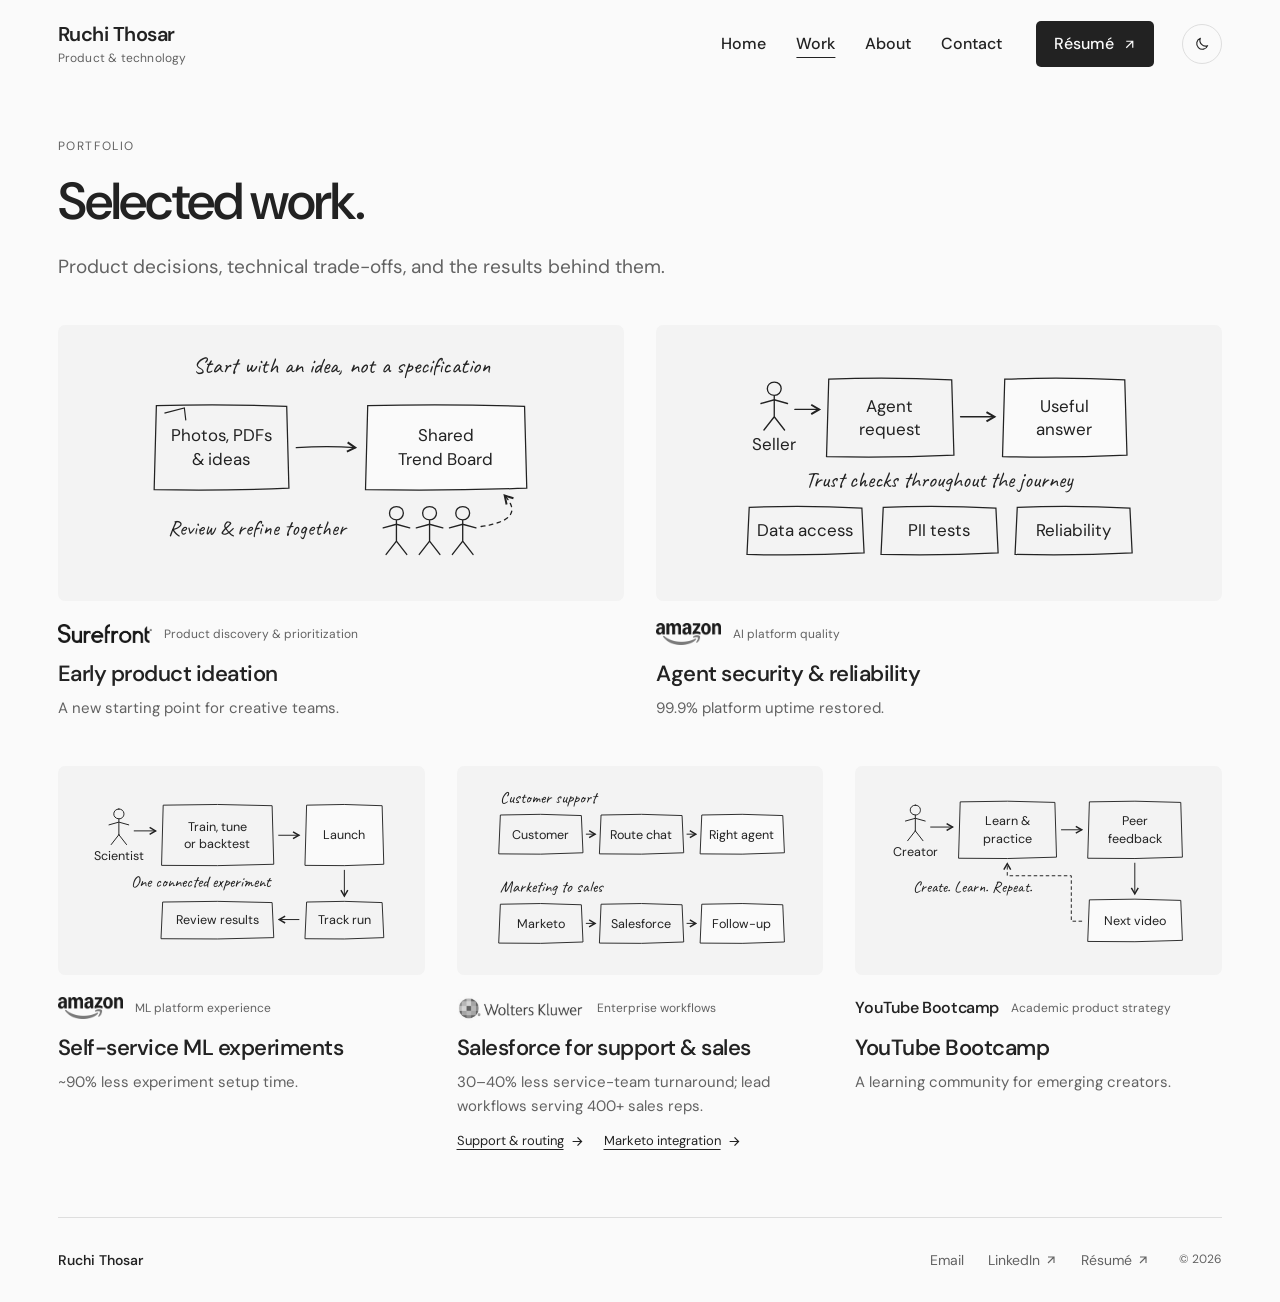
<file: work.html>
<!doctype html>
<html lang="en"><head><meta charset="utf-8"><meta name="viewport" content="width=device-width, initial-scale=1">
<title>Work | Ruchi Thosar</title><meta name="description" content="Product case studies from Surefront, Amazon, Wolters Kluwer, and an academic YouTube Bootcamp concept.">
<meta name="theme-color" content="#fafafa"><meta property="og:title" content="Work | Ruchi Thosar"><meta property="og:description" content="Product case studies from Surefront, Amazon, Wolters Kluwer, and an academic YouTube Bootcamp concept."><meta property="og:type" content="website">
<link rel="icon" href="favicon.svg" type="image/svg+xml"><script src="theme.js?v=1395b858ff9c"></script><script src="navigation.js?v=f2a00993703c" defer></script><link rel="stylesheet" href="site.css?v=018fd486fe2b"><link rel="stylesheet" href="portfolio.css?v=d4bd7ad31fdd"></head>
<body class="portfolio-page work-view"><a class="skip" href="#main">Skip to content</a><div class="wrap">
<header class="header site-header"><a class="brand" href="index.html" aria-label="Ruchi Thosar home">Ruchi Thosar<span class="brand-sub">Product &amp; technology</span></a>
<nav class="nav" id="site-navigation" aria-label="Main navigation"><a href="index.html">Home</a><a href="work.html" aria-current="page">Work</a><a href="about.html">About</a><a href="contact.html">Contact</a><a class="resume-link" href="ruchi-thosar-pm-resume.pdf" target="_blank" rel="noopener noreferrer">Résumé <svg class="icon" viewBox="0 0 16 16" fill="none" aria-hidden="true"><path d="M4 12 12 4M4 4h8v8" stroke="currentColor" stroke-width="1.5"/></svg></a></nav><button class="theme-toggle" type="button" data-theme-toggle aria-label="Switch to dark theme" title="Switch to dark theme" hidden><svg class="theme-moon" viewBox="0 0 24 24" fill="none" aria-hidden="true"><path d="M20.5 14.5A8.5 8.5 0 0 1 9.5 3.5a8.5 8.5 0 1 0 11 11Z" stroke="currentColor" stroke-width="1.7" stroke-linejoin="round"/></svg><svg class="theme-sun" viewBox="0 0 24 24" fill="none" aria-hidden="true"><circle cx="12" cy="12" r="4" stroke="currentColor" stroke-width="1.7"/><path d="M12 2v2M12 20v2M2 12h2M20 12h2M5 5l1.5 1.5M17.5 17.5 19 19M5 19l1.5-1.5M17.5 6.5 19 5" stroke="currentColor" stroke-width="1.7" stroke-linecap="round"/></svg><span class="theme-label">Dark</span></button><button class="menu-toggle" type="button" data-menu-toggle aria-controls="site-navigation" aria-expanded="false" hidden><svg class="icon" viewBox="0 0 18 18" fill="none" aria-hidden="true"><path d="M2 5h14M2 9h14M2 13h14" stroke="currentColor" stroke-width="1.5"/></svg><span>Menu</span></button></header>
<main id="main" class="work-page">
  <header class="page-intro"><p class="page-kicker">PORTFOLIO</p><h1>Selected work.</h1><p class="page-lead">Product decisions, technical trade-offs, and the results behind them.</p></header>
  <div class="project-gallery all-projects" id="work"><article class="project-card" id="project-surefront"><a class="project-card-link" href="surefront.html"><div class="project-art"><svg viewBox="0 0 560 310" role="img" aria-labelledby="thumb-surefront-title" xmlns="http://www.w3.org/2000/svg"><title id="thumb-surefront-title">From collected inspiration to a shared Trend Board</title><defs><marker id="thumb-surefront-arrow" markerWidth="9" markerHeight="9" refX="7" refY="4.5" orient="auto"><path d="M1 1 L7 4.5 L1 8" fill="none" stroke="currentColor" stroke-width="1.5"/></marker></defs><text x="280" y="33" fill="currentColor" font-family="Caveat, cursive" font-size="31" text-anchor="middle">Start with an idea, not a specification</text><path d="M29 77 Q117.0 74 206 78 L209 189 Q117.0 193 26 191 Z" fill="var(--soft)" fill-opacity="0" stroke="currentColor" stroke-width="1.7"/><text x="117.0" y="125.5" fill="currentColor" font-family="'DM Sans', Arial, sans-serif" font-size="23" text-anchor="middle">Photos, PDFs</text><text x="117.0" y="157.5" fill="currentColor" font-family="'DM Sans', Arial, sans-serif" font-size="23" text-anchor="middle">&amp; ideas</text><path d="M40 87l27-7 2 17" fill="none" stroke="currentColor" stroke-width="1.6"/><path d="M219 134 Q262 131 299 134" fill="none" stroke="currentColor" stroke-width="1.8" stroke-linecap="round" marker-end="url(#thumb-surefront-arrow)"/><path d="M316 77 Q422.0 74 529 78 L532 189 Q422.0 193 313 191 Z" fill="var(--soft)" fill-opacity="1" stroke="currentColor" stroke-width="1.7"/><text x="422.0" y="125.5" fill="currentColor" font-family="'DM Sans', Arial, sans-serif" font-size="23" text-anchor="middle">Shared</text><text x="422.0" y="157.5" fill="currentColor" font-family="'DM Sans', Arial, sans-serif" font-size="23" text-anchor="middle">Trend Board</text><g transform="translate(355,230)" stroke="currentColor" fill="none" stroke-width="1.8" stroke-linecap="round"><path d="M0-16 C-12-16-13 1 0 2 C12 2 13-16 0-16Z M0 2 L0 31 M-18 13 L0 8 L18 13 M0 31 L-14 49 M0 31 L14 49"/></g><g transform="translate(400,230)" stroke="currentColor" fill="none" stroke-width="1.8" stroke-linecap="round"><path d="M0-16 C-12-16-13 1 0 2 C12 2 13-16 0-16Z M0 2 L0 31 M-18 13 L0 8 L18 13 M0 31 L-14 49 M0 31 L14 49"/></g><g transform="translate(445,230)" stroke="currentColor" fill="none" stroke-width="1.8" stroke-linecap="round"><path d="M0-16 C-12-16-13 1 0 2 C12 2 13-16 0-16Z M0 2 L0 31 M-18 13 L0 8 L18 13 M0 31 L-14 49 M0 31 L14 49"/></g><path d="M470 241 Q532 232 502 199" fill="none" stroke="currentColor" stroke-width="1.8" stroke-linecap="round" marker-end="url(#thumb-surefront-arrow)" stroke-dasharray="5 6"/><text x="165" y="252" fill="currentColor" font-family="Caveat, cursive" font-size="29" text-anchor="middle">Review &amp; refine together</text></svg><span class="project-open" aria-hidden="true"><svg class="icon" viewBox="0 0 16 16" fill="none" aria-hidden="true"><path d="M4 12 12 4M4 4h8v8" stroke="currentColor" stroke-width="1.5"/></svg></span></div><div class="project-brand"><img class="logo surefront" src="surefront-logo.png" alt="Surefront" loading="lazy"><span>Product discovery &amp; prioritization</span></div><h2>Early product ideation</h2><p>A new starting point for creative teams.</p></a></article><article class="project-card" id="project-reliability"><a class="project-card-link" href="reliability.html"><div class="project-art"><svg viewBox="0 0 560 310" role="img" aria-labelledby="thumb-reliability-title" xmlns="http://www.w3.org/2000/svg"><title id="thumb-reliability-title">Protect seller data and check agent behavior before returning an answer</title><defs><marker id="thumb-reliability-arrow" markerWidth="9" markerHeight="9" refX="7" refY="4.5" orient="auto"><path d="M1 1 L7 4.5 L1 8" fill="none" stroke="currentColor" stroke-width="1.5"/></marker></defs><g transform="translate(56,61)" stroke="currentColor" fill="none" stroke-width="1.8" stroke-linecap="round"><path d="M0-16 C-12-16-13 1 0 2 C12 2 13-16 0-16Z M0 2 L0 31 M-18 13 L0 8 L18 13 M0 31 L-14 49 M0 31 L14 49"/></g><text x="56" y="137" fill="currentColor" font-family="'DM Sans', Arial, sans-serif" font-size="23" text-anchor="middle">Seller</text><path d="M130 41 Q213.0 38 297 42 L300 144 Q213.0 148 127 146 Z" fill="var(--soft)" fill-opacity="0" stroke="currentColor" stroke-width="1.7"/><text x="213.0" y="85.0" fill="currentColor" font-family="'DM Sans', Arial, sans-serif" font-size="23" text-anchor="middle">Agent</text><text x="213.0" y="117.0" fill="currentColor" font-family="'DM Sans', Arial, sans-serif" font-size="23" text-anchor="middle">request</text><path d="M84 82 L117 82" fill="none" stroke="currentColor" stroke-width="1.8" stroke-linecap="round" marker-end="url(#thumb-reliability-arrow)"/><path d="M369 41 Q450.0 38 532 42 L535 144 Q450.0 148 366 146 Z" fill="var(--soft)" fill-opacity="1" stroke="currentColor" stroke-width="1.7"/><text x="450.0" y="85.0" fill="currentColor" font-family="'DM Sans', Arial, sans-serif" font-size="23" text-anchor="middle">Useful</text><text x="450.0" y="117.0" fill="currentColor" font-family="'DM Sans', Arial, sans-serif" font-size="23" text-anchor="middle">answer</text><path d="M309 92 L355 92" fill="none" stroke="currentColor" stroke-width="1.8" stroke-linecap="round" marker-end="url(#thumb-reliability-arrow)"/><text x="280" y="188" fill="currentColor" font-family="Caveat, cursive" font-size="30" text-anchor="middle">Trust checks throughout the journey</text><path d="M22 215 Q98.0 212 175 216 L178 277 Q98.0 281 19 279 Z" fill="var(--soft)" fill-opacity="0" stroke="currentColor" stroke-width="1.7"/><text x="98.0" y="254.5" fill="currentColor" font-family="'DM Sans', Arial, sans-serif" font-size="23" text-anchor="middle">Data access</text><path d="M204 215 Q280.0 212 357 216 L360 277 Q280.0 281 201 279 Z" fill="var(--soft)" fill-opacity="0" stroke="currentColor" stroke-width="1.7"/><text x="280.0" y="254.5" fill="currentColor" font-family="'DM Sans', Arial, sans-serif" font-size="23" text-anchor="middle">PII tests</text><path d="M386 215 Q462.0 212 539 216 L542 277 Q462.0 281 383 279 Z" fill="var(--soft)" fill-opacity="0" stroke="currentColor" stroke-width="1.7"/><text x="462.0" y="254.5" fill="currentColor" font-family="'DM Sans', Arial, sans-serif" font-size="23" text-anchor="middle">Reliability</text></svg><span class="project-open" aria-hidden="true"><svg class="icon" viewBox="0 0 16 16" fill="none" aria-hidden="true"><path d="M4 12 12 4M4 4h8v8" stroke="currentColor" stroke-width="1.5"/></svg></span></div><div class="project-brand"><img class="logo amazon" src="amazon-logo.png" alt="Amazon" loading="lazy"><span>AI platform quality</span></div><h2>Agent security &amp; reliability</h2><p>99.9% platform uptime restored.</p></a></article><article class="project-card" id="project-experimentation"><a class="project-card-link" href="experimentation.html"><div class="project-art"><svg viewBox="0 0 560 310" role="img" aria-labelledby="thumb-experimentation-title" xmlns="http://www.w3.org/2000/svg"><title id="thumb-experimentation-title">A scientist requests a job, tracks its run, and finds the results</title><defs><marker id="thumb-experimentation-arrow" markerWidth="9" markerHeight="9" refX="7" refY="4.5" orient="auto"><path d="M1 1 L7 4.5 L1 8" fill="none" stroke="currentColor" stroke-width="1.5"/></marker></defs><g transform="translate(56,58)" stroke="currentColor" fill="none" stroke-width="1.8" stroke-linecap="round"><path d="M0-16 C-12-16-13 1 0 2 C12 2 13-16 0-16Z M0 2 L0 31 M-18 13 L0 8 L18 13 M0 31 L-14 49 M0 31 L14 49"/></g><text x="56" y="135" fill="currentColor" font-family="'DM Sans', Arial, sans-serif" font-size="23" text-anchor="middle">Scientist</text><path d="M137 35 Q236.0 32 336 36 L339 143 Q236.0 147 134 145 Z" fill="var(--soft)" fill-opacity="0" stroke="currentColor" stroke-width="1.7"/><text x="236.0" y="81.5" fill="currentColor" font-family="'DM Sans', Arial, sans-serif" font-size="23" text-anchor="middle">Train, tune</text><text x="236.0" y="113.5" fill="currentColor" font-family="'DM Sans', Arial, sans-serif" font-size="23" text-anchor="middle">or backtest</text><path d="M84 82 L123 82" fill="none" stroke="currentColor" stroke-width="1.8" stroke-linecap="round" marker-end="url(#thumb-experimentation-arrow)"/><path d="M399 35 Q467.5 32 537 36 L540 143 Q467.5 147 396 145 Z" fill="var(--soft)" fill-opacity="1" stroke="currentColor" stroke-width="1.7"/><text x="467.5" y="97.5" fill="currentColor" font-family="'DM Sans', Arial, sans-serif" font-size="23" text-anchor="middle">Launch</text><path d="M348 90 L385 90" fill="none" stroke="currentColor" stroke-width="1.8" stroke-linecap="round" marker-end="url(#thumb-experimentation-arrow)"/><path d="M136 212 Q235.5 209 336 213 L339 277 Q235.5 281 133 279 Z" fill="var(--soft)" fill-opacity="0" stroke="currentColor" stroke-width="1.7"/><text x="235.5" y="253.0" fill="currentColor" font-family="'DM Sans', Arial, sans-serif" font-size="23" text-anchor="middle">Review results</text><path d="M399 212 Q467.5 209 537 213 L540 277 Q467.5 281 396 279 Z" fill="var(--soft)" fill-opacity="0" stroke="currentColor" stroke-width="1.7"/><text x="467.5" y="253.0" fill="currentColor" font-family="'DM Sans', Arial, sans-serif" font-size="23" text-anchor="middle">Track run</text><path d="M468 154 L468 201" fill="none" stroke="currentColor" stroke-width="1.8" stroke-linecap="round" marker-end="url(#thumb-experimentation-arrow)"/><path d="M385 244 L349 244" fill="none" stroke="currentColor" stroke-width="1.8" stroke-linecap="round" marker-end="url(#thumb-experimentation-arrow)"/><text x="206" y="185" fill="currentColor" font-family="Caveat, cursive" font-size="30" text-anchor="middle">One connected experiment</text></svg><span class="project-open" aria-hidden="true"><svg class="icon" viewBox="0 0 16 16" fill="none" aria-hidden="true"><path d="M4 12 12 4M4 4h8v8" stroke="currentColor" stroke-width="1.5"/></svg></span></div><div class="project-brand"><img class="logo amazon" src="amazon-logo.png" alt="Amazon" loading="lazy"><span>ML platform experience</span></div><h2>Self-service ML experiments</h2><p>~90% less experiment setup time.</p></a></article><article class="project-card" id="project-wk"><a class="project-card-link" href="chatbot.html"><div class="project-art"><svg viewBox="0 0 560 310" role="img" aria-labelledby="thumb-wk-title" xmlns="http://www.w3.org/2000/svg"><title id="thumb-wk-title">Customer support routing and marketing-to-sales handoff in Salesforce</title><defs><marker id="thumb-wk-arrow" markerWidth="9" markerHeight="9" refX="7" refY="4.5" orient="auto"><path d="M1 1 L7 4.5 L1 8" fill="none" stroke="currentColor" stroke-width="1.5"/></marker></defs><text x="23" y="31" fill="currentColor" font-family="Caveat, cursive" font-size="30" text-anchor="start">Customer support</text><path d="M24 53 Q97.5 50 172 54 L175 122 Q97.5 126 21 124 Z" fill="var(--soft)" fill-opacity="0" stroke="currentColor" stroke-width="1.7"/><text x="97.5" y="96.0" fill="currentColor" font-family="'DM Sans', Arial, sans-serif" font-size="23" text-anchor="middle">Customer</text><path d="M208 53 Q281.5 50 356 54 L359 122 Q281.5 126 205 124 Z" fill="var(--soft)" fill-opacity="0" stroke="currentColor" stroke-width="1.7"/><text x="281.5" y="96.0" fill="currentColor" font-family="'DM Sans', Arial, sans-serif" font-size="23" text-anchor="middle">Route chat</text><path d="M392 53 Q465.5 50 540 54 L543 122 Q465.5 126 389 124 Z" fill="var(--soft)" fill-opacity="1" stroke="currentColor" stroke-width="1.7"/><text x="465.5" y="96.0" fill="currentColor" font-family="'DM Sans', Arial, sans-serif" font-size="23" text-anchor="middle">Right agent</text><path d="M181 88 L197 88" fill="none" stroke="currentColor" stroke-width="1.8" stroke-linecap="round" marker-end="url(#thumb-wk-arrow)"/><path d="M365 88 L381 88" fill="none" stroke="currentColor" stroke-width="1.8" stroke-linecap="round" marker-end="url(#thumb-wk-arrow)"/><text x="23" y="193" fill="currentColor" font-family="Caveat, cursive" font-size="30" text-anchor="start">Marketing to sales</text><path d="M24 216 Q97.5 213 172 217 L175 285 Q97.5 289 21 287 Z" fill="var(--soft)" fill-opacity="0" stroke="currentColor" stroke-width="1.7"/><text x="97.5" y="259.0" fill="currentColor" font-family="'DM Sans', Arial, sans-serif" font-size="23" text-anchor="middle">Marketo</text><path d="M208 216 Q281.5 213 356 217 L359 285 Q281.5 289 205 287 Z" fill="var(--soft)" fill-opacity="0" stroke="currentColor" stroke-width="1.7"/><text x="281.5" y="259.0" fill="currentColor" font-family="'DM Sans', Arial, sans-serif" font-size="23" text-anchor="middle">Salesforce</text><path d="M392 216 Q465.5 213 540 217 L543 285 Q465.5 289 389 287 Z" fill="var(--soft)" fill-opacity="1" stroke="currentColor" stroke-width="1.7"/><text x="465.5" y="259.0" fill="currentColor" font-family="'DM Sans', Arial, sans-serif" font-size="23" text-anchor="middle">Follow-up</text><path d="M181 251 L197 251" fill="none" stroke="currentColor" stroke-width="1.8" stroke-linecap="round" marker-end="url(#thumb-wk-arrow)"/><path d="M365 251 L381 251" fill="none" stroke="currentColor" stroke-width="1.8" stroke-linecap="round" marker-end="url(#thumb-wk-arrow)"/></svg><span class="project-open" aria-hidden="true"><svg class="icon" viewBox="0 0 16 16" fill="none" aria-hidden="true"><path d="M4 12 12 4M4 4h8v8" stroke="currentColor" stroke-width="1.5"/></svg></span></div><div class="project-brand"><img class="logo wk" src="wolters-kluwer-logo.png" alt="Wolters Kluwer" loading="lazy"><span>Enterprise workflows</span></div><h2>Salesforce for support &amp; sales</h2><p>30–40% less service-team turnaround; lead workflows serving 400+ sales reps.</p></a><div class="project-secondary"><a href="chatbot.html">Support &amp; routing <svg class="icon" viewBox="0 0 16 16" fill="none" aria-hidden="true"><path d="M2 8h11M8 3l5 5-5 5" stroke="currentColor" stroke-width="1.5"/></svg></a><a href="marketo.html">Marketo integration <svg class="icon" viewBox="0 0 16 16" fill="none" aria-hidden="true"><path d="M2 8h11M8 3l5 5-5 5" stroke="currentColor" stroke-width="1.5"/></svg></a></div></article><article class="project-card" id="project-youtube"><a class="project-card-link" href="youtube.html"><div class="project-art"><svg viewBox="0 0 560 310" role="img" aria-labelledby="thumb-youtube-title" xmlns="http://www.w3.org/2000/svg"><title id="thumb-youtube-title">A proposed learning and feedback loop for emerging YouTube creators</title><defs><marker id="thumb-youtube-arrow" markerWidth="9" markerHeight="9" refX="7" refY="4.5" orient="auto"><path d="M1 1 L7 4.5 L1 8" fill="none" stroke="currentColor" stroke-width="1.5"/></marker></defs><g transform="translate(55,51)" stroke="currentColor" fill="none" stroke-width="1.8" stroke-linecap="round"><path d="M0-16 C-12-16-13 1 0 2 C12 2 13-16 0-16Z M0 2 L0 31 M-18 13 L0 8 L18 13 M0 31 L-14 49 M0 31 L14 49"/></g><text x="55" y="128" fill="currentColor" font-family="'DM Sans', Arial, sans-serif" font-size="23" text-anchor="middle">Creator</text><path d="M137 29 Q223.0 26 310 30 L313 130 Q223.0 134 134 132 Z" fill="var(--soft)" fill-opacity="0" stroke="currentColor" stroke-width="1.7"/><text x="223.0" y="72.0" fill="currentColor" font-family="'DM Sans', Arial, sans-serif" font-size="23" text-anchor="middle">Learn &amp;</text><text x="223.0" y="104.0" fill="currentColor" font-family="'DM Sans', Arial, sans-serif" font-size="23" text-anchor="middle">practice</text><path d="M83 75 L123 75" fill="none" stroke="currentColor" stroke-width="1.8" stroke-linecap="round" marker-end="url(#thumb-youtube-arrow)"/><path d="M373 29 Q456.0 26 540 30 L543 130 Q456.0 134 370 132 Z" fill="var(--soft)" fill-opacity="0" stroke="currentColor" stroke-width="1.7"/><text x="456.0" y="72.0" fill="currentColor" font-family="'DM Sans', Arial, sans-serif" font-size="23" text-anchor="middle">Peer</text><text x="456.0" y="104.0" fill="currentColor" font-family="'DM Sans', Arial, sans-serif" font-size="23" text-anchor="middle">feedback</text><path d="M322 80 L359 80" fill="none" stroke="currentColor" stroke-width="1.8" stroke-linecap="round" marker-end="url(#thumb-youtube-arrow)"/><path d="M373 208 Q456.0 205 540 209 L543 282 Q456.0 286 370 284 Z" fill="var(--soft)" fill-opacity="1" stroke="currentColor" stroke-width="1.7"/><text x="456.0" y="253.5" fill="currentColor" font-family="'DM Sans', Arial, sans-serif" font-size="23" text-anchor="middle">Next video</text><path d="M456 141 L456 197" fill="none" stroke="currentColor" stroke-width="1.8" stroke-linecap="round" marker-end="url(#thumb-youtube-arrow)"/><path d="M359 247 L340 247 L340 164 L223 164 L223 142" fill="none" stroke="currentColor" stroke-width="1.8" stroke-linecap="round" marker-end="url(#thumb-youtube-arrow)" stroke-dasharray="5 6"/><text x="159" y="193" fill="currentColor" font-family="Caveat, cursive" font-size="29" text-anchor="middle">Create. Learn. Repeat.</text></svg><span class="project-open" aria-hidden="true"><svg class="icon" viewBox="0 0 16 16" fill="none" aria-hidden="true"><path d="M4 12 12 4M4 4h8v8" stroke="currentColor" stroke-width="1.5"/></svg></span></div><div class="project-brand"><span class="concept-brand">YouTube Bootcamp</span><span>Academic product strategy</span></div><h2>YouTube Bootcamp</h2><p>A learning community for emerging creators.</p></a></article></div>
</main>
<footer class="site-footer" id="contact"><a class="footer-name" href="index.html">Ruchi Thosar</a><div class="footer-links"><a href="mailto:thosar.ruchi@gmail.com">Email</a><a href="https://www.linkedin.com/in/ruchi-thosar/" target="_blank" rel="noopener noreferrer">LinkedIn <svg class="icon" viewBox="0 0 16 16" fill="none" aria-hidden="true"><path d="M4 12 12 4M4 4h8v8" stroke="currentColor" stroke-width="1.5"/></svg></a><a href="ruchi-thosar-pm-resume.pdf" target="_blank" rel="noopener noreferrer">Résumé <svg class="icon" viewBox="0 0 16 16" fill="none" aria-hidden="true"><path d="M4 12 12 4M4 4h8v8" stroke="currentColor" stroke-width="1.5"/></svg></a></div><span class="copyright">© 2026</span></footer>
</div></body></html>
</file>
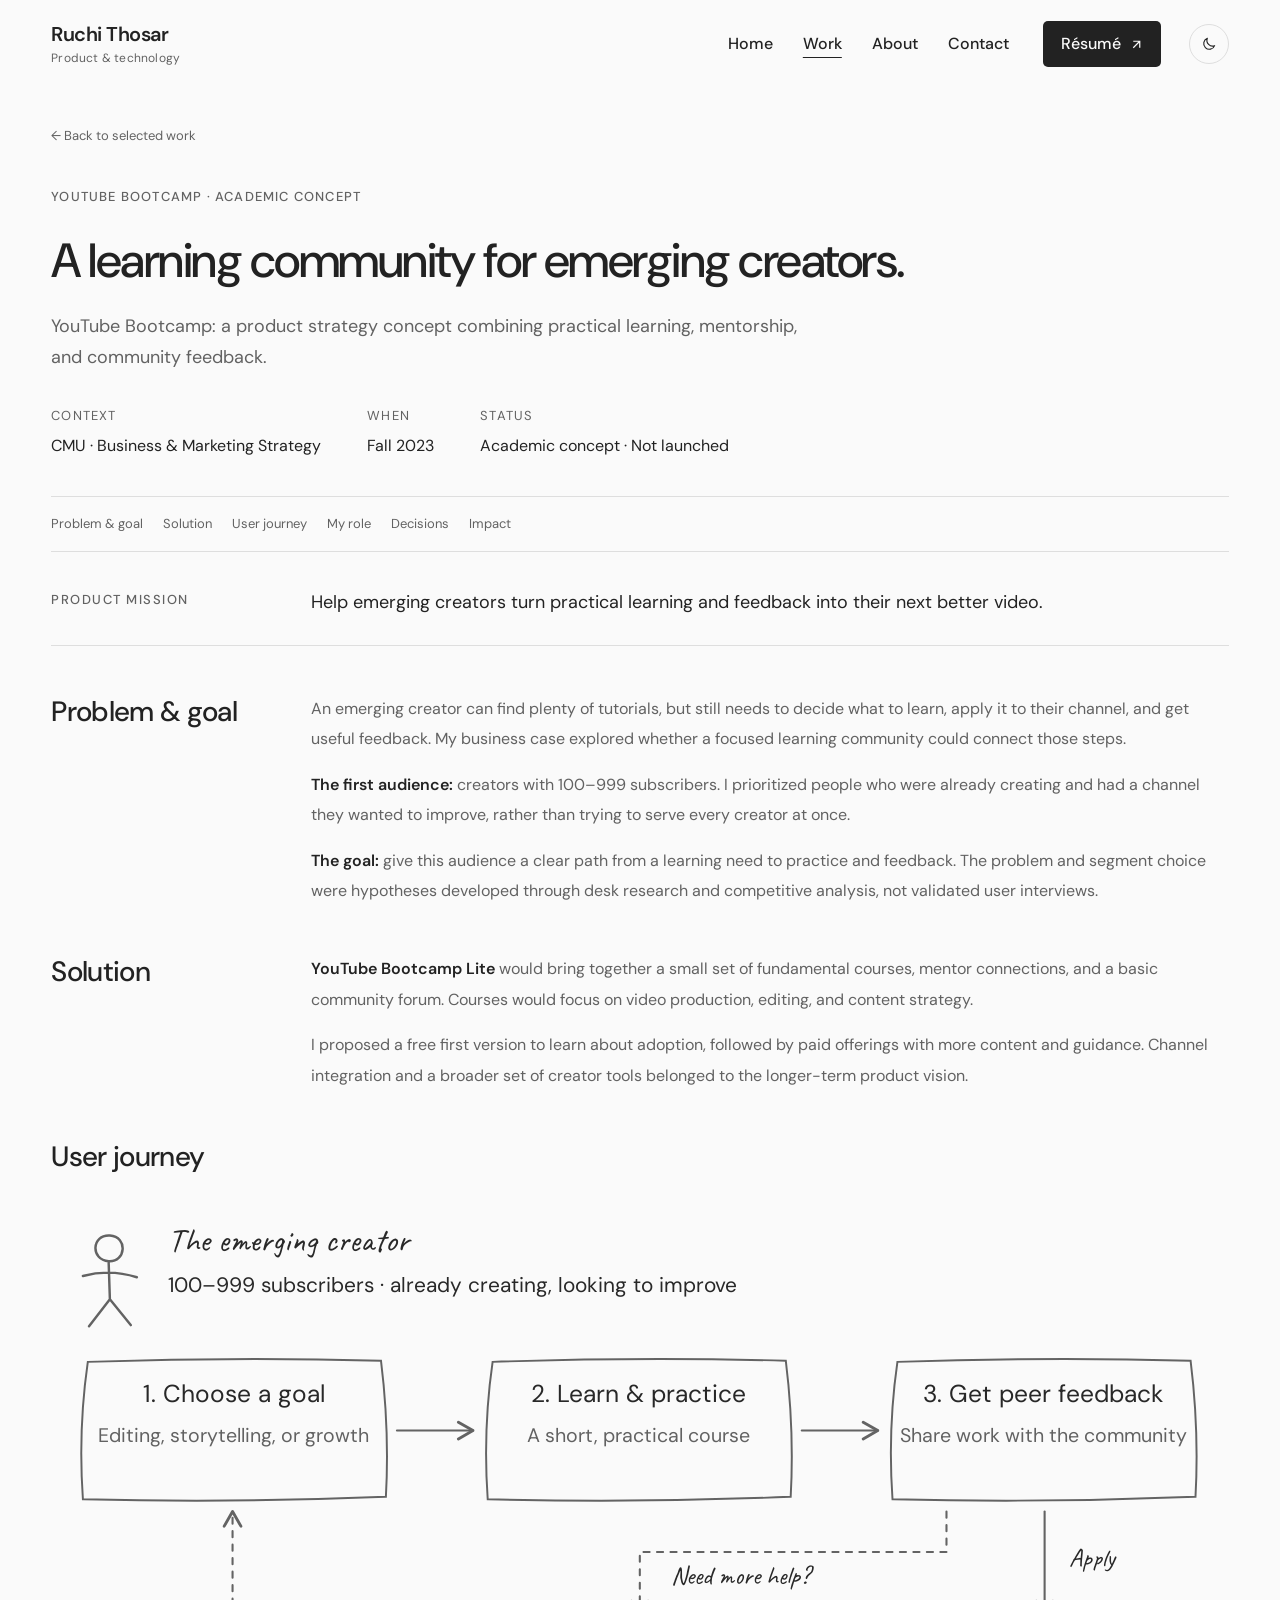
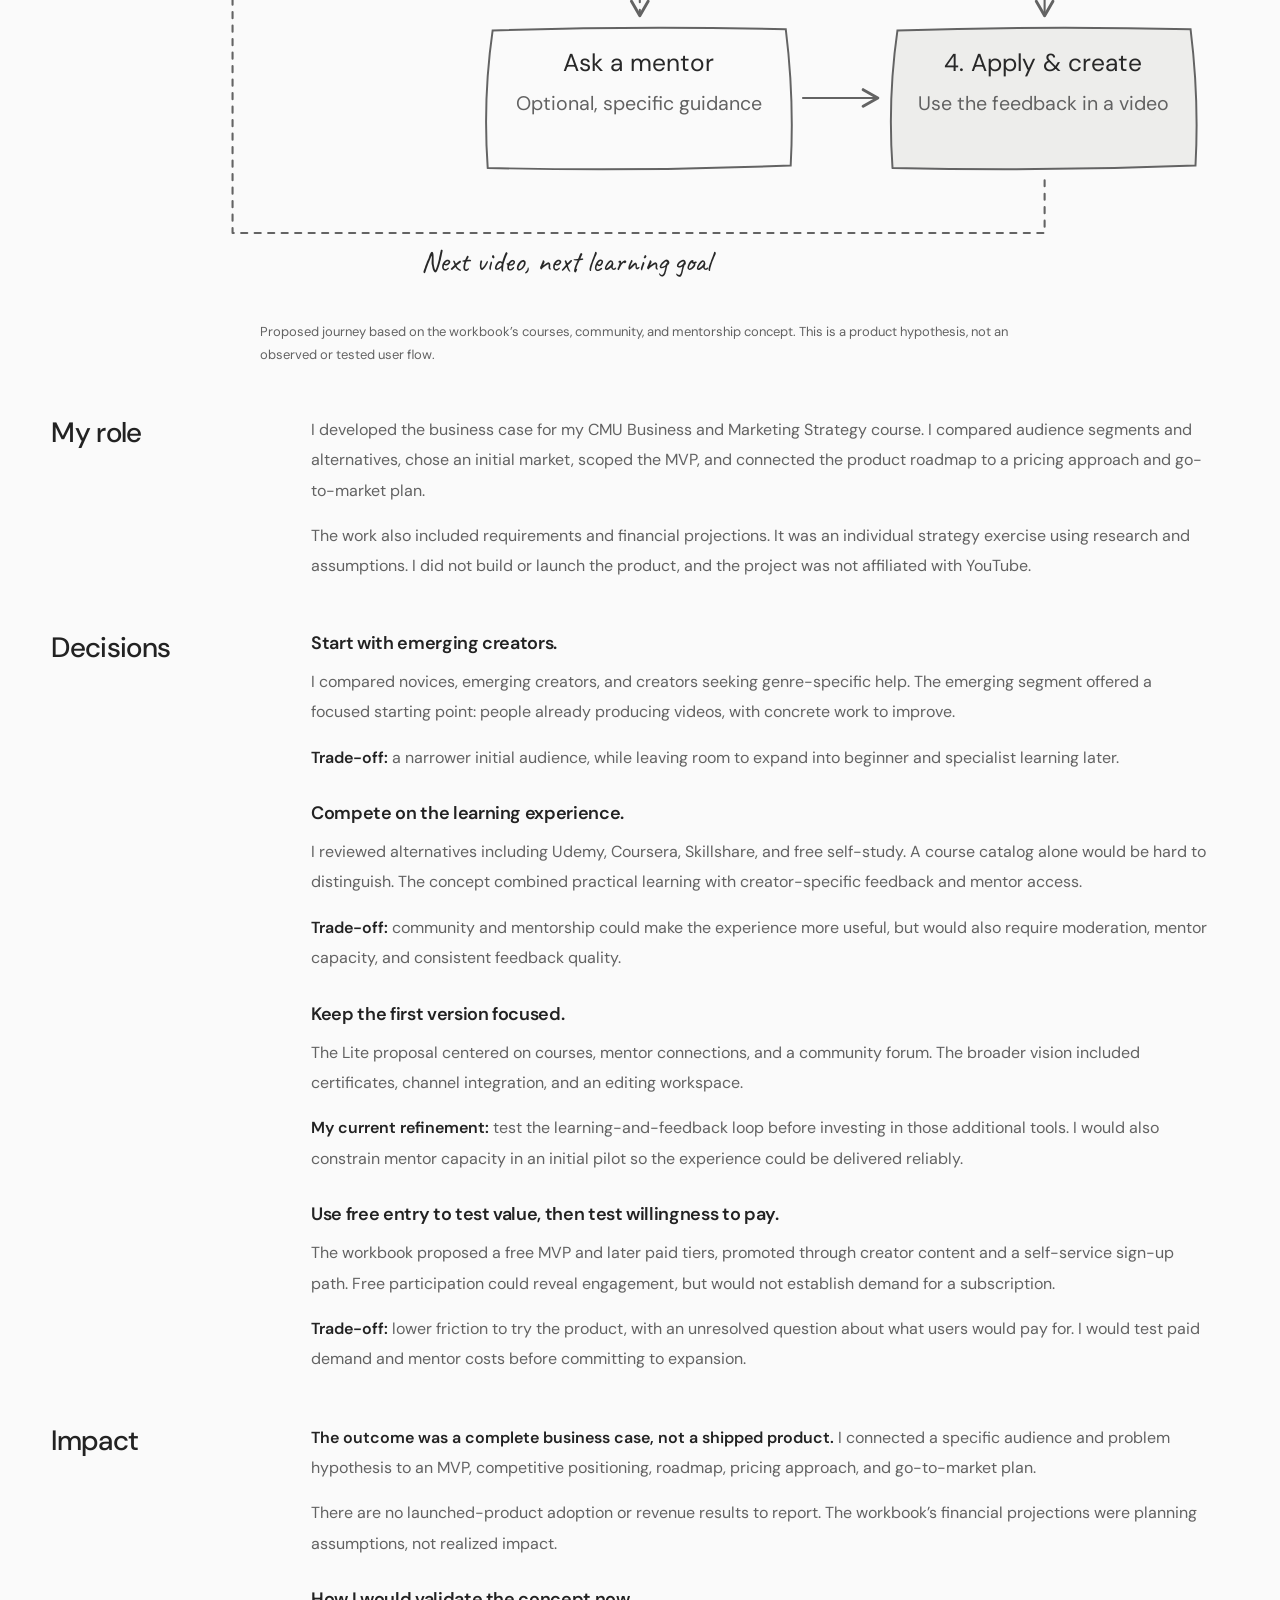
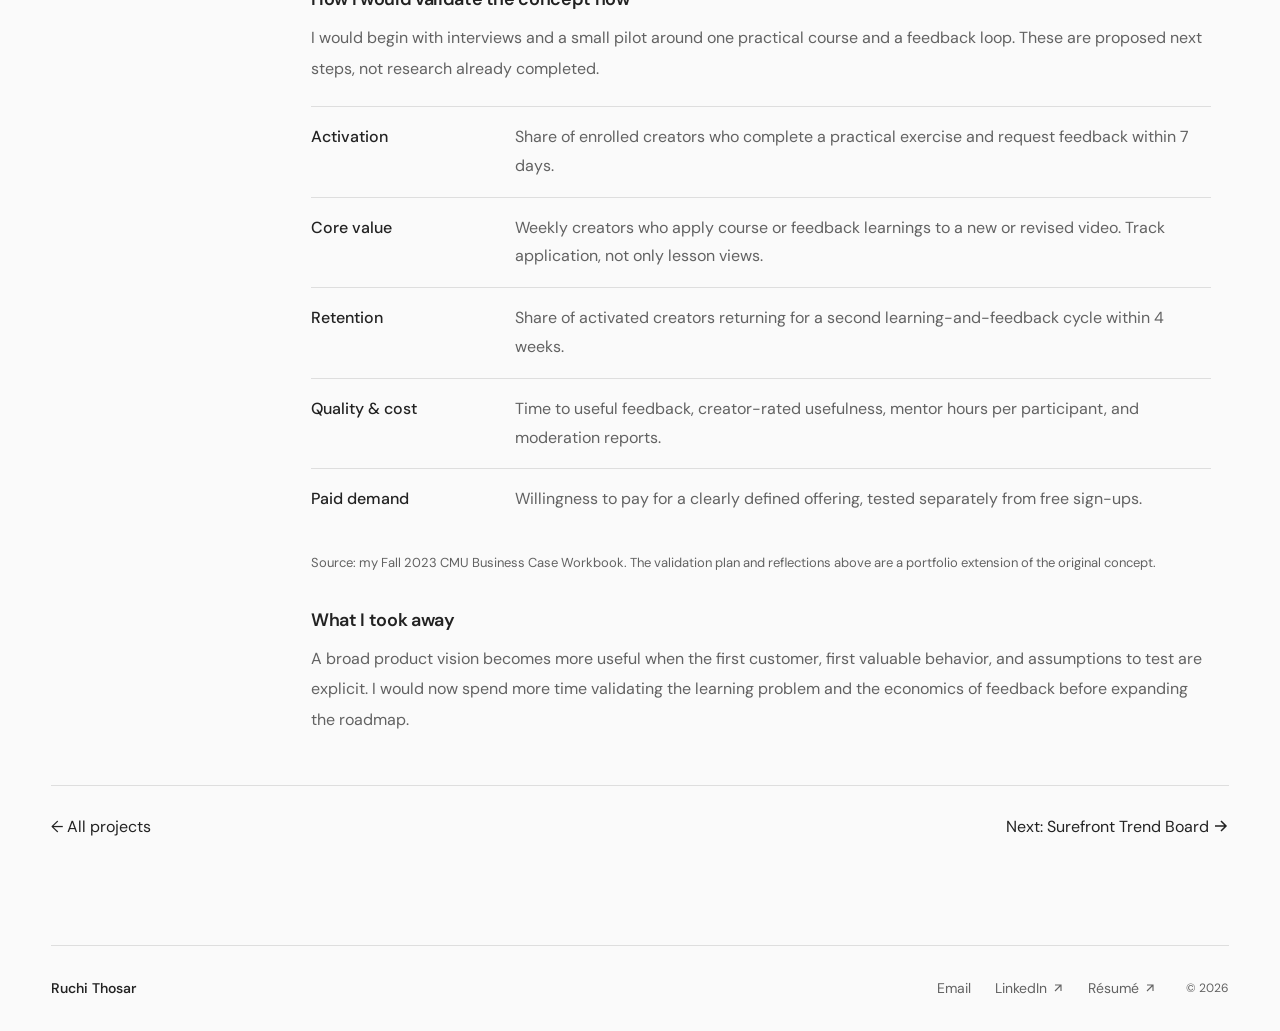
<file: youtube.html>
<!doctype html>
<html lang="en"><head><meta charset="utf-8"><meta name="viewport" content="width=device-width, initial-scale=1">
<title>YouTube Bootcamp concept | Ruchi Thosar</title><meta name="description" content="YouTube Bootcamp: a product strategy concept combining practical learning, mentorship, and community feedback.">
<meta name="theme-color" content="#fafafa"><meta property="og:title" content="YouTube Bootcamp concept | Ruchi Thosar"><meta property="og:description" content="YouTube Bootcamp: a product strategy concept combining practical learning, mentorship, and community feedback."><meta property="og:type" content="website">
<link rel="icon" href="favicon.svg" type="image/svg+xml"><script src="theme.js?v=1395b858ff9c"></script><script src="navigation.js?v=f2a00993703c" defer></script><link rel="stylesheet" href="site.css?v=018fd486fe2b"><link rel="stylesheet" href="portfolio.css?v=d4bd7ad31fdd"></head>
<body class="case-page"><a class="skip" href="#main">Skip to content</a><div class="wrap">
<header class="header site-header"><a class="brand" href="index.html" aria-label="Ruchi Thosar home">Ruchi Thosar<span class="brand-sub">Product &amp; technology</span></a>
<nav class="nav" id="site-navigation" aria-label="Main navigation"><a href="index.html">Home</a><a href="work.html" aria-current="page">Work</a><a href="about.html">About</a><a href="contact.html">Contact</a><a class="resume-link" href="ruchi-thosar-pm-resume.pdf" target="_blank" rel="noopener noreferrer">Résumé <svg class="icon" viewBox="0 0 16 16" fill="none" aria-hidden="true"><path d="M4 12 12 4M4 4h8v8" stroke="currentColor" stroke-width="1.5"/></svg></a></nav><button class="theme-toggle" type="button" data-theme-toggle aria-label="Switch to dark theme" title="Switch to dark theme" hidden><svg class="theme-moon" viewBox="0 0 24 24" fill="none" aria-hidden="true"><path d="M20.5 14.5A8.5 8.5 0 0 1 9.5 3.5a8.5 8.5 0 1 0 11 11Z" stroke="currentColor" stroke-width="1.7" stroke-linejoin="round"/></svg><svg class="theme-sun" viewBox="0 0 24 24" fill="none" aria-hidden="true"><circle cx="12" cy="12" r="4" stroke="currentColor" stroke-width="1.7"/><path d="M12 2v2M12 20v2M2 12h2M20 12h2M5 5l1.5 1.5M17.5 17.5 19 19M5 19l1.5-1.5M17.5 6.5 19 5" stroke="currentColor" stroke-width="1.7" stroke-linecap="round"/></svg><span class="theme-label">Dark</span></button><button class="menu-toggle" type="button" data-menu-toggle aria-controls="site-navigation" aria-expanded="false" hidden><svg class="icon" viewBox="0 0 18 18" fill="none" aria-hidden="true"><path d="M2 5h14M2 9h14M2 13h14" stroke="currentColor" stroke-width="1.5"/></svg><span>Menu</span></button></header>
<main id="main"><a class="back" href="work.html">← Back to selected work</a><header class="case-header"><p class="eyebrow case-concept-label">YouTube Bootcamp · Academic concept</p><h1>A learning community for emerging creators.</h1><p class="case-subtitle">YouTube Bootcamp: a product strategy concept combining practical learning, mentorship, and community feedback.</p><div class="case-meta"><div><small>Context</small>CMU · Business &amp; Marketing Strategy</div><div><small>When</small>Fall 2023</div><div><small>Status</small>Academic concept · Not launched</div></div></header><nav class="case-jump" aria-label="Case study sections"><a href="#problem">Problem & goal</a><a href="#solution">Solution</a><a href="#journey">User journey</a><a href="#role">My role</a><a href="#decisions">Decisions</a><a href="#impact">Impact</a></nav><div class="case-content"><section id="mission" class="mission"><p class="eyebrow">PRODUCT MISSION</p><p>Help emerging creators turn practical learning and feedback into their next better video.</p></section><section id="problem"><h2>Problem &amp; goal</h2><div class="case-section-body"><p>An emerging creator can find plenty of tutorials, but still needs to decide what to learn, apply it to their channel, and get useful feedback. My business case explored whether a focused learning community could connect those steps.</p><p><strong>The first audience:</strong> creators with 100–999 subscribers. I prioritized people who were already creating and had a channel they wanted to improve, rather than trying to serve every creator at once.</p><p><strong>The goal:</strong> give this audience a clear path from a learning need to practice and feedback. The problem and segment choice were hypotheses developed through desk research and competitive analysis, not validated user interviews.</p></div></section><section id="solution"><h2>Solution</h2><div class="case-section-body"><p><strong>YouTube Bootcamp Lite</strong> would bring together a small set of fundamental courses, mentor connections, and a basic community forum. Courses would focus on video production, editing, and content strategy.</p><p>I proposed a free first version to learn about adoption, followed by paid offerings with more content and guidance. Channel integration and a broader set of creator tools belonged to the longer-term product vision.</p></div></section><section id="journey"><h2>User journey</h2><div class="case-section-body"><figure class="journey-figure"><div class="sketch-board"><svg class="journey-desktop" viewBox="0 0 960 568" xmlns="http://www.w3.org/2000/svg" role="img" aria-labelledby="yt-desktop-title yt-desktop-desc"><title id="yt-desktop-title">YouTube Bootcamp: a proposed creator learning loop</title><desc id="yt-desktop-desc">Proposed experience for an emerging creator with 100 to 999 subscribers. Choose a learning goal, take a short course and practice, then ask peers for feedback. A mentor is an optional path for more specific guidance. Apply the feedback to the next video and choose what to work on next.</desc><defs><marker id="yt-desktop-arrow" markerWidth="10" markerHeight="10" refX="8" refY="5" orient="auto"><path d="M1 1 L8 5 L1 9" stroke="var(--diagram-stroke,#535348)" stroke-width="1.4" fill="none" stroke-linecap="round" stroke-linejoin="round"/></marker></defs><g transform="translate(48,38)" fill="none" stroke="var(--diagram-stroke,#45453c)" stroke-width="2" stroke-linecap="round"><path d="M0-18 C-15-19-16 2-1 3 C13 4 15-17 0-18Z M-1 4 L0 34 M-22 15 Q0 9 22 16 M0 34 L-17 56 M0 34 L17 55"/></g><text x="95" y="33" text-anchor="start" fill="var(--diagram-ink,#34342e)" font-family="'Caveat', cursive" font-size="27"><tspan x="95" dy="0">The emerging creator</tspan></text><text x="95" y="66" text-anchor="start" fill="var(--diagram-ink,#34342e)" font-family="'DM Sans', Arial, sans-serif" font-size="17"><tspan x="95" dy="0">100–999 subscribers · already creating, looking to improve</tspan></text><path d="M30 123 Q149.0 119 269 122 Q276 178.5 273 233 Q149.0 238 26 235 Q22 178.5 30 123Z" fill="var(--diagram-surface,#fff)" stroke="var(--diagram-stroke,#45453c)" stroke-width="1.6"/><text x="149.0" y="156" text-anchor="middle" fill="var(--diagram-ink,#34342e)" font-family="'DM Sans', Arial, sans-serif" font-size="20"><tspan x="149.0" dy="0">1. Choose a goal</tspan></text><text x="149.0" y="188" text-anchor="middle" fill="var(--diagram-muted,#65655b)" font-family="'DM Sans', Arial, sans-serif" font-size="16"><tspan x="149.0" dy="0">Editing, storytelling, or growth</tspan></text><path d="M360 123 Q479.0 119 599 122 Q606 178.5 603 233 Q479.0 238 356 235 Q352 178.5 360 123Z" fill="var(--diagram-surface,#fff)" stroke="var(--diagram-stroke,#45453c)" stroke-width="1.6"/><text x="479.0" y="156" text-anchor="middle" fill="var(--diagram-ink,#34342e)" font-family="'DM Sans', Arial, sans-serif" font-size="20"><tspan x="479.0" dy="0">2. Learn &amp; practice</tspan></text><text x="479.0" y="188" text-anchor="middle" fill="var(--diagram-muted,#65655b)" font-family="'DM Sans', Arial, sans-serif" font-size="16"><tspan x="479.0" dy="0">A short, practical course</tspan></text><path d="M690 123 Q809.0 119 929 122 Q936 178.5 933 233 Q809.0 238 686 235 Q682 178.5 690 123Z" fill="var(--diagram-surface,#fff)" stroke="var(--diagram-stroke,#45453c)" stroke-width="1.6"/><text x="809.0" y="156" text-anchor="middle" fill="var(--diagram-ink,#34342e)" font-family="'DM Sans', Arial, sans-serif" font-size="20"><tspan x="809.0" dy="0">3. Get peer feedback</tspan></text><text x="809.0" y="188" text-anchor="middle" fill="var(--diagram-muted,#65655b)" font-family="'DM Sans', Arial, sans-serif" font-size="16"><tspan x="809.0" dy="0">Share work with the community</tspan></text><path d="M282 179 L344 179" stroke="var(--diagram-stroke,#535348)" stroke-width="1.7" fill="none" stroke-linecap="round" stroke-linejoin="round" marker-end="url(#yt-desktop-arrow)"/><path d="M612 179 L674 179" stroke="var(--diagram-stroke,#535348)" stroke-width="1.7" fill="none" stroke-linecap="round" stroke-linejoin="round" marker-end="url(#yt-desktop-arrow)"/><path d="M360 342 Q479.0 338 599 341 Q606 397.5 603 452 Q479.0 457 356 454 Q352 397.5 360 342Z" fill="var(--diagram-surface,#fff)" stroke="var(--diagram-stroke,#45453c)" stroke-width="1.6"/><text x="479.0" y="375" text-anchor="middle" fill="var(--diagram-ink,#34342e)" font-family="'DM Sans', Arial, sans-serif" font-size="20"><tspan x="479.0" dy="0">Ask a mentor</tspan></text><text x="479.0" y="407" text-anchor="middle" fill="var(--diagram-muted,#65655b)" font-family="'DM Sans', Arial, sans-serif" font-size="16"><tspan x="479.0" dy="0">Optional, specific guidance</tspan></text><path d="M690 342 Q809.0 338 929 341 Q936 397.5 933 452 Q809.0 457 686 454 Q682 397.5 690 342Z" fill="var(--diagram-highlight,#ededeb)" stroke="var(--diagram-stroke,#45453c)" stroke-width="1.6"/><text x="809.0" y="375" text-anchor="middle" fill="var(--diagram-ink,#34342e)" font-family="'DM Sans', Arial, sans-serif" font-size="20"><tspan x="809.0" dy="0">4. Apply &amp; create</tspan></text><text x="809.0" y="407" text-anchor="middle" fill="var(--diagram-muted,#65655b)" font-family="'DM Sans', Arial, sans-serif" font-size="16"><tspan x="809.0" dy="0">Use the feedback in a video</tspan></text><path d="M810 245 L810 330" stroke="var(--diagram-stroke,#535348)" stroke-width="1.7" fill="none" stroke-linecap="round" stroke-linejoin="round" marker-end="url(#yt-desktop-arrow)"/><text x="830" y="289" text-anchor="start" fill="var(--diagram-ink,#34342e)" font-family="'Caveat', cursive" font-size="21"><tspan x="830" dy="0">Apply</tspan></text><path d="M730 245 L730 278 L480 278 L480 330" stroke="var(--diagram-stroke,#535348)" stroke-width="1.7" fill="none" stroke-linecap="round" stroke-linejoin="round" marker-end="url(#yt-desktop-arrow)" stroke-dasharray="5 6"/><text x="562" y="304" text-anchor="middle" fill="var(--diagram-ink,#34342e)" font-family="'Caveat', cursive" font-size="21"><tspan x="562" dy="0">Need more help?</tspan></text><path d="M613 397 L674 397" stroke="var(--diagram-stroke,#535348)" stroke-width="1.7" fill="none" stroke-linecap="round" stroke-linejoin="round" marker-end="url(#yt-desktop-arrow)"/><path d="M810 464 L810 507 L148 507 L148 245" stroke="var(--diagram-stroke,#535348)" stroke-width="1.7" fill="none" stroke-linecap="round" stroke-linejoin="round" marker-end="url(#yt-desktop-arrow)" stroke-dasharray="5 6"/><text x="420" y="538" text-anchor="middle" fill="var(--diagram-ink,#34342e)" font-family="'Caveat', cursive" font-size="24"><tspan x="420" dy="0">Next video, next learning goal</tspan></text></svg><svg class="journey-mobile" viewBox="0 0 420 1020" xmlns="http://www.w3.org/2000/svg" role="img" aria-labelledby="yt-mobile-title yt-mobile-desc"><title id="yt-mobile-title">YouTube Bootcamp: a proposed creator learning loop</title><desc id="yt-mobile-desc">Proposed experience for an emerging creator with 100 to 999 subscribers. Choose a learning goal, take a short course and practice, then ask peers for feedback. A mentor is an optional path for more specific guidance. Apply the feedback to the next video and choose what to work on next.</desc><defs><marker id="yt-mobile-arrow" markerWidth="10" markerHeight="10" refX="8" refY="5" orient="auto"><path d="M1 1 L8 5 L1 9" stroke="var(--diagram-stroke,#535348)" stroke-width="1.4" fill="none" stroke-linecap="round" stroke-linejoin="round"/></marker></defs><g transform="translate(45,40)" fill="none" stroke="var(--diagram-stroke,#45453c)" stroke-width="2" stroke-linecap="round"><path d="M0-18 C-15-19-16 2-1 3 C13 4 15-17 0-18Z M-1 4 L0 34 M-22 15 Q0 9 22 16 M0 34 L-17 56 M0 34 L17 55"/></g><text x="91" y="33" text-anchor="start" fill="var(--diagram-ink,#34342e)" font-family="'Caveat', cursive" font-size="26"><tspan x="91" dy="0">The emerging creator</tspan></text><text x="91" y="66" text-anchor="start" fill="var(--diagram-ink,#34342e)" font-family="'DM Sans', Arial, sans-serif" font-size="17"><tspan x="91" dy="0">100–999 subscribers</tspan></text><path d="M64 118 Q215.5 114 368 117 Q375 170.0 372 221 Q215.5 226 60 223 Q56 170.0 64 118Z" fill="var(--diagram-surface,#fff)" stroke="var(--diagram-stroke,#45453c)" stroke-width="1.6"/><text x="215.5" y="151" text-anchor="middle" fill="var(--diagram-ink,#34342e)" font-family="'DM Sans', Arial, sans-serif" font-size="20"><tspan x="215.5" dy="0">1. Choose a goal</tspan></text><text x="215.5" y="183" text-anchor="middle" fill="var(--diagram-muted,#65655b)" font-family="'DM Sans', Arial, sans-serif" font-size="16"><tspan x="215.5" dy="0">Editing, storytelling, or growth</tspan></text><path d="M64 282 Q215.5 278 368 281 Q375 334.0 372 385 Q215.5 390 60 387 Q56 334.0 64 282Z" fill="var(--diagram-surface,#fff)" stroke="var(--diagram-stroke,#45453c)" stroke-width="1.6"/><text x="215.5" y="315" text-anchor="middle" fill="var(--diagram-ink,#34342e)" font-family="'DM Sans', Arial, sans-serif" font-size="20"><tspan x="215.5" dy="0">2. Learn &amp; practice</tspan></text><text x="215.5" y="347" text-anchor="middle" fill="var(--diagram-muted,#65655b)" font-family="'DM Sans', Arial, sans-serif" font-size="16"><tspan x="215.5" dy="0">A short, practical course</tspan></text><path d="M64 446 Q215.5 442 368 445 Q375 498.0 372 549 Q215.5 554 60 551 Q56 498.0 64 446Z" fill="var(--diagram-surface,#fff)" stroke="var(--diagram-stroke,#45453c)" stroke-width="1.6"/><text x="215.5" y="479" text-anchor="middle" fill="var(--diagram-ink,#34342e)" font-family="'DM Sans', Arial, sans-serif" font-size="20"><tspan x="215.5" dy="0">3. Get peer feedback</tspan></text><text x="215.5" y="511" text-anchor="middle" fill="var(--diagram-muted,#65655b)" font-family="'DM Sans', Arial, sans-serif" font-size="16"><tspan x="215.5" dy="0">Share work with the community</tspan></text><path d="M215 232 L215 270" stroke="var(--diagram-stroke,#535348)" stroke-width="1.7" fill="none" stroke-linecap="round" stroke-linejoin="round" marker-end="url(#yt-mobile-arrow)"/><path d="M215 396 L215 434" stroke="var(--diagram-stroke,#535348)" stroke-width="1.7" fill="none" stroke-linecap="round" stroke-linejoin="round" marker-end="url(#yt-mobile-arrow)"/><path d="M82 628 Q224.5 624 368 627 Q375 680.0 372 731 Q224.5 736 78 733 Q74 680.0 82 628Z" fill="var(--diagram-surface,#fff)" stroke="var(--diagram-stroke,#45453c)" stroke-width="1.6"/><text x="224.5" y="661" text-anchor="middle" fill="var(--diagram-ink,#34342e)" font-family="'DM Sans', Arial, sans-serif" font-size="20"><tspan x="224.5" dy="0">Optional mentor</tspan></text><text x="224.5" y="693" text-anchor="middle" fill="var(--diagram-muted,#65655b)" font-family="'DM Sans', Arial, sans-serif" font-size="16"><tspan x="224.5" dy="0">Specific guidance if needed</tspan></text><path d="M215 560 L215 616" stroke="var(--diagram-stroke,#535348)" stroke-width="1.7" fill="none" stroke-linecap="round" stroke-linejoin="round" marker-end="url(#yt-mobile-arrow)" stroke-dasharray="5 6"/><path d="M64 818 Q215.5 814 368 817 Q375 870.0 372 921 Q215.5 926 60 923 Q56 870.0 64 818Z" fill="var(--diagram-highlight,#ededeb)" stroke="var(--diagram-stroke,#45453c)" stroke-width="1.6"/><text x="215.5" y="851" text-anchor="middle" fill="var(--diagram-ink,#34342e)" font-family="'DM Sans', Arial, sans-serif" font-size="20"><tspan x="215.5" dy="0">4. Apply &amp; create</tspan></text><text x="215.5" y="883" text-anchor="middle" fill="var(--diagram-muted,#65655b)" font-family="'DM Sans', Arial, sans-serif" font-size="16"><tspan x="215.5" dy="0">Use the feedback in a video</tspan></text><path d="M225 742 L225 806" stroke="var(--diagram-stroke,#535348)" stroke-width="1.7" fill="none" stroke-linecap="round" stroke-linejoin="round" marker-end="url(#yt-mobile-arrow)"/><path d="M50 501 L24 501 L24 870 L49 870" stroke="var(--diagram-stroke,#535348)" stroke-width="1.7" fill="none" stroke-linecap="round" stroke-linejoin="round" marker-end="url(#yt-mobile-arrow)"/><text x="216" y="984" text-anchor="middle" fill="var(--diagram-ink,#34342e)" font-family="'Caveat', cursive" font-size="23"><tspan x="216" dy="0">Repeat for the next learning goal</tspan></text></svg></div><figcaption>Proposed journey based on the workbook’s courses, community, and mentorship concept. This is a product hypothesis, not an observed or tested user flow.</figcaption></figure></div></section><section id="role"><h2>My role</h2><div class="case-section-body"><p>I developed the business case for my CMU Business and Marketing Strategy course. I compared audience segments and alternatives, chose an initial market, scoped the MVP, and connected the product roadmap to a pricing approach and go-to-market plan.</p><p>The work also included requirements and financial projections. It was an individual strategy exercise using research and assumptions. I did not build or launch the product, and the project was not affiliated with YouTube.</p></div></section><section id="decisions"><h2>Decisions</h2><div class="case-section-body"><h3>Start with emerging creators.</h3><p>I compared novices, emerging creators, and creators seeking genre-specific help. The emerging segment offered a focused starting point: people already producing videos, with concrete work to improve.</p><p><strong>Trade-off:</strong> a narrower initial audience, while leaving room to expand into beginner and specialist learning later.</p><h3>Compete on the learning experience.</h3><p>I reviewed alternatives including Udemy, Coursera, Skillshare, and free self-study. A course catalog alone would be hard to distinguish. The concept combined practical learning with creator-specific feedback and mentor access.</p><p><strong>Trade-off:</strong> community and mentorship could make the experience more useful, but would also require moderation, mentor capacity, and consistent feedback quality.</p><h3>Keep the first version focused.</h3><p>The Lite proposal centered on courses, mentor connections, and a community forum. The broader vision included certificates, channel integration, and an editing workspace.</p><p><strong>My current refinement:</strong> test the learning-and-feedback loop before investing in those additional tools. I would also constrain mentor capacity in an initial pilot so the experience could be delivered reliably.</p><h3>Use free entry to test value, then test willingness to pay.</h3><p>The workbook proposed a free MVP and later paid tiers, promoted through creator content and a self-service sign-up path. Free participation could reveal engagement, but would not establish demand for a subscription.</p><p><strong>Trade-off:</strong> lower friction to try the product, with an unresolved question about what users would pay for. I would test paid demand and mentor costs before committing to expansion.</p></div></section><section id="impact"><h2>Impact</h2><div class="case-section-body"><p><strong>The outcome was a complete business case, not a shipped product.</strong> I connected a specific audience and problem hypothesis to an MVP, competitive positioning, roadmap, pricing approach, and go-to-market plan.</p><p>There are no launched-product adoption or revenue results to report. The workbook’s financial projections were planning assumptions, not realized impact.</p><h3>How I would validate the concept now</h3><p>I would begin with interviews and a small pilot around one practical course and a feedback loop. These are proposed next steps, not research already completed.</p><dl class="evaluation-list"><div><dt>Activation</dt><dd>Share of enrolled creators who complete a practical exercise and request feedback within 7 days.</dd></div><div><dt>Core value</dt><dd>Weekly creators who apply course or feedback learnings to a new or revised video. Track application, not only lesson views.</dd></div><div><dt>Retention</dt><dd>Share of activated creators returning for a second learning-and-feedback cycle within 4 weeks.</dd></div><div><dt>Quality & cost</dt><dd>Time to useful feedback, creator-rated usefulness, mentor hours per participant, and moderation reports.</dd></div><div><dt>Paid demand</dt><dd>Willingness to pay for a clearly defined offering, tested separately from free sign-ups.</dd></div></dl><p class="source-note">Source: my Fall 2023 CMU Business Case Workbook. The validation plan and reflections above are a portfolio extension of the original concept.</p><div class="learning"><h3>What I took away</h3><p>A broad product vision becomes more useful when the first customer, first valuable behavior, and assumptions to test are explicit. I would now spend more time validating the learning problem and the economics of feedback before expanding the roadmap.</p></div></div></section></div><nav class="related" aria-label="More work"><a href="work.html">← All projects</a><a href="surefront.html">Next: Surefront Trend Board <svg class="icon" viewBox="0 0 16 16" fill="none" aria-hidden="true"><path d="M2 8h11M8 3l5 5-5 5" stroke="currentColor" stroke-width="1.5"/></svg></a></nav></main>
<footer class="site-footer" id="contact"><a class="footer-name" href="index.html">Ruchi Thosar</a><div class="footer-links"><a href="mailto:thosar.ruchi@gmail.com">Email</a><a href="https://www.linkedin.com/in/ruchi-thosar/" target="_blank" rel="noopener noreferrer">LinkedIn <svg class="icon" viewBox="0 0 16 16" fill="none" aria-hidden="true"><path d="M4 12 12 4M4 4h8v8" stroke="currentColor" stroke-width="1.5"/></svg></a><a href="ruchi-thosar-pm-resume.pdf" target="_blank" rel="noopener noreferrer">Résumé <svg class="icon" viewBox="0 0 16 16" fill="none" aria-hidden="true"><path d="M4 12 12 4M4 4h8v8" stroke="currentColor" stroke-width="1.5"/></svg></a></div><span class="copyright">© 2026</span></footer>
</div></body></html>
</file>
<file: site.css>
@import url('https://fonts.googleapis.com/css2?family=Caveat:wght@400;500;600&family=DM+Sans:wght@400;450;500;550;600;650;700&display=swap');

:root{color-scheme:light;--bg:#fafafa;--ink:#222;--muted:#626262;--line:#dedede;--soft:#eeeeec;--hover:#e7e7e5;--max:1520px;--diagram-ink:#282828;--diagram-muted:#626262;--diagram-stroke:#636363;--diagram-surface:#fafafa;--diagram-highlight:#ededeb;--diagram-note:#ededeb;--diagram-group:#f3f3f1;--diagram-border:#b8b8b6}
:root[data-theme="dark"]{color-scheme:dark;--bg:#161616;--ink:#ededeb;--muted:#aaa;--line:#353535;--soft:#242424;--hover:#303030;--diagram-ink:#ededeb;--diagram-muted:#aaa;--diagram-stroke:#a7a7a5;--diagram-surface:#161616;--diagram-highlight:#252525;--diagram-note:#252525;--diagram-group:#1c1c1c;--diagram-border:#5c5c5c}
*{box-sizing:border-box}html{scroll-behavior:smooth;scroll-padding-top:96px}body{margin:0;background:var(--bg);color:var(--ink);font:var(--type-body)/1.75 'DM Sans',Arial,sans-serif;-webkit-font-smoothing:antialiased}a{color:inherit;text-underline-offset:5px}img{max-width:100%;height:auto;display:block}a,button,summary{touch-action:manipulation}button{font:inherit}a:focus-visible,button:focus-visible,summary:focus-visible{outline:2px solid var(--ink);outline-offset:6px}::selection{background:var(--ink);color:var(--bg)}h1,h2,h3,h4,p{margin:0}h1,h2,h3,h4{font-weight:500;line-height:1.2;letter-spacing:-1.2px}.wrap{max-width:var(--max);margin:auto;padding:0 clamp(24px,4vw,56px)}.skip{position:fixed;top:-80px;left:20px;background:var(--ink);color:var(--bg);padding:12px;z-index:30}.skip:focus{top:10px}.icon{width:16px;height:16px;display:inline-block;vertical-align:-2px;flex-shrink:0}.eyebrow{letter-spacing:1.8px;text-transform:uppercase;color:var(--muted);font-weight:500}.text-link,.case-link{display:inline-flex;align-items:center;gap:20px;text-decoration:none;border-bottom:1px solid var(--ink);padding:3px 0 7px;line-height:1.5}.text-link .icon,.case-link .icon{transition:transform .18s}.text-link:hover .icon,.case-link:hover .icon{transform:translateX(4px)}.quiet-link{color:var(--muted);border-color:var(--line)}.actions{display:flex;gap:30px;flex-wrap:wrap;align-items:center;margin-top:27px}

/* A single surface. Spacing and typography provide the hierarchy. */
.header{position:sticky;top:0;z-index:15;min-height:90px;background:var(--bg);display:flex;align-items:center;justify-content:space-between;gap:25px;border-bottom:1px solid var(--line)}.brand{font-weight:550;letter-spacing:-.4px;text-decoration:none;white-space:nowrap}.brand-sub{font-weight:400;color:var(--muted);margin-left:7px}.nav{display:flex;gap:25px;align-items:center;}.nav>a{text-decoration:none}.nav>a:hover{text-decoration:underline}.resume-link{display:inline-flex;align-items:center;gap:7px}.resume-link .icon{width:13px;height:13px}.theme-toggle{display:inline-flex;align-items:center;justify-content:center;gap:7px;border:0;background:transparent;color:var(--muted);padding:9px 0 9px 5px;cursor:pointer;line-height:1.6;min-height:36px}.theme-toggle[hidden]{display:none}.theme-toggle:hover{color:var(--ink)}.theme-toggle svg{width:16px;height:16px}.theme-sun{display:none}:root[data-theme="dark"] .theme-moon{display:none}:root[data-theme="dark"] .theme-sun{display:block}
.hero{display:grid;grid-template-columns:340px minmax(0,700px);justify-content:center;align-items:center;gap:clamp(32px,4vw,56px);padding:91px 0 96px}.hero-greeting{color:var(--muted);margin-bottom:20px}.hero h1{line-height:1.14;letter-spacing:-2.6px;font-weight:500}.hero-copy{line-height:1.8;color:var(--muted);max-width:570px;margin-top:27px}.portrait{width:100%;max-width:340px;align-self:center}.portrait img{width:100%;max-height:454px;object-fit:contain;filter:grayscale(1);object-position:center bottom}.location{letter-spacing:.1px;color:var(--muted);margin-top:34px}.location span{margin:0 7px}
.section{padding:66px 0 72px;border-top:1px solid var(--line)}.section-title{display:flex;align-items:end;justify-content:space-between;gap:35px;margin-bottom:37px}.section-title h2{line-height:1.3;margin-top:15px;letter-spacing:-1.1px}.section-title>p{color:var(--muted);line-height:1.8;padding-bottom:3px}

/* Projects read as a sequence of stories, without card backgrounds. */
.work{padding-bottom:62px}.work .section-title>p{line-height:1.65;max-width:280px}.work-row{display:grid;grid-template-columns:minmax(0,1.65fr) minmax(0,1fr);gap:80px;padding:51px 0 56px;border-bottom:1px solid var(--line);align-items:center}.work-row:first-child{padding-top:13px}.project-label{display:flex;align-items:center;gap:23px;min-height:28px}.project-label>span{color:var(--muted);letter-spacing:.3px}.logo,.case-logo{object-fit:contain;object-position:left;filter:grayscale(1);mix-blend-mode:multiply}.logo.amazon{width:76px;max-height:32px}.logo.surefront{width:112px;max-height:29px}.logo.wk{width:148px;max-height:35px}:root[data-theme="dark"] .logo,:root[data-theme="dark"] .case-logo{filter:grayscale(1) invert(1);mix-blend-mode:screen}.work-story h3{line-height:1.25;letter-spacing:-1.2px;margin:24px 0 17px;max-width:550px}.work-story h3 a{text-decoration:none}.work-story h3 a:hover{text-decoration:underline;text-decoration-thickness:1px}.work-story>p{line-height:1.85;color:var(--muted);max-width:555px}.work-story .case-link{margin-top:24px;gap:27px}.work-outcome{padding-left:35px}.outcome-number{display:block;font-weight:400;line-height:1.1;letter-spacing:-4px}.outcome-number>span{letter-spacing:-2px}.outcome-label{display:block;margin-top:12px}.work-outcome p{color:var(--muted);margin-top:16px;line-height:1.85}.additional-work{display:grid;grid-template-columns:.7fr 1.3fr;gap:70px;padding-top:37px}.additional-label p{color:var(--muted);margin-top:12px}.additional-links>a{display:flex;align-items:center;justify-content:space-between;gap:20px;text-decoration:none;padding:0 0 18px}.additional-links>a+a{padding-top:17px;border-top:1px solid var(--line)}.additional-links small{color:var(--muted);display:block;margin-top:4px}.additional-links>a:hover>span{text-decoration:underline}

/* Skills are evidenced capabilities, not ratings or badge collections. */
.work-row:last-child{border-bottom:0;padding-bottom:0}
.work-case-links{display:flex;flex-wrap:wrap;gap:0 28px}.work-outcomes{display:grid;gap:26px}
@media(max-width:600px){.work-outcomes{gap:22px}.work-outcomes .work-outcome+.work-outcome{padding-top:0}}

.skill-list{margin:0}.skill-list>div{display:grid;grid-template-columns:.7fr 1.3fr;gap:70px;padding:24px 0;border-bottom:1px solid var(--line)}.skill-list dt{font-weight:500;line-height:1.5;padding-top:3px}.skill-list dd{margin:0}.skill-list dd p{line-height:1.65;margin-bottom:8px}.skill-list dd span{color:var(--muted);line-height:1.9;display:block}.tools-note{color:var(--muted);margin-top:24px}.about{display:grid;grid-template-columns:.85fr 1.15fr;gap:80px}.about h2{line-height:1.35;margin-top:16px}.about-copy p{line-height:1.9;color:var(--muted)}.about-copy p+p{margin-top:19px}.about-copy strong{color:var(--ink);font-weight:500}.about-copy p.about-credential{line-height:1.85;margin-top:27px}

/* Work history sits near the end, with details available on demand. */
.experience-item{border-bottom:1px solid var(--line)}.experience-item summary{cursor:pointer;list-style:none;display:grid;grid-template-columns:175px 1fr 132px 15px;gap:25px;align-items:center;padding:26px 0;min-height:99px}.experience-item summary::-webkit-details-marker{display:none}.experience-title{font-weight:500;line-height:1.5}.experience-title>span{display:block;color:var(--muted);font-weight:400;margin-top:5px}.experience-date{color:var(--muted);white-space:nowrap}.expand-icon{width:14px;height:14px;position:relative}.expand-icon:before,.expand-icon:after{content:'';position:absolute;background:var(--muted)}.expand-icon:before{height:1px;width:12px;top:6px;left:1px}.expand-icon:after{height:12px;width:1px;left:6px;top:1px}.experience-item[open] .expand-icon:after{display:none}.experience-body{padding:0 40px 27px 200px;color:var(--muted);max-width:900px}.experience-body ul{padding-left:18px;margin-top:13px}.experience-body li+li{margin-top:7px}
.contact{border-top:1px solid var(--line);padding:67px 0 76px}.contact h2{line-height:1.2;margin:19px 0 20px;letter-spacing:-1.8px}.contact>p:not(.eyebrow){color:var(--muted);max-width:500px}.contact .actions{margin-top:28px}.footer{display:flex;align-items:center;justify-content:space-between;gap:20px;border-top:1px solid var(--line);padding:24px 0 30px;color:var(--muted)}.footer a{text-decoration:none}.footer a:hover{text-decoration:underline}

/* Case studies use the same surface and a comfortable reading measure. */
.back{display:inline-block;color:var(--muted);text-decoration:none;margin:37px 0 34px}.back:hover{text-decoration:underline}.case-header{max-width:900px;padding:4px 0 35px}.case-logo{width:92px;max-height:36px;margin-bottom:24px}.surefront-logo{width:140px}.wk-case-logo{width:174px}.case-header h1{line-height:1.15;letter-spacing:-2px;max-width:860px}.case-subtitle{line-height:1.7;color:var(--muted);max-width:760px;margin-top:22px}.case-meta{display:flex;gap:46px;flex-wrap:wrap;margin-top:32px}.case-meta>div{line-height:1.8}.case-meta small{display:block;text-transform:uppercase;letter-spacing:1.2px;color:var(--muted);margin-bottom:4px}.case-jump{border-top:1px solid var(--line);border-bottom:1px solid var(--line);display:flex;gap:30px;flex-wrap:wrap;padding:16px 0;margin-bottom:52px}.case-jump a{text-decoration:none;color:var(--muted)}.case-jump a:hover{color:var(--ink)}.case-content{max-width:760px;margin:auto;padding-bottom:50px}.case-content section+section{margin-top:48px}.case-content h2{margin-bottom:17px;letter-spacing:-.8px}.case-content h3{letter-spacing:-.35px;line-height:1.5;margin:27px 0 10px;font-weight:600}.case-content p,.case-content li{line-height:1.9;color:var(--muted)}.case-content p+p{margin-top:15px}.case-content strong{font-weight:600;color:var(--ink)}.case-content ul{padding-left:19px;margin:14px 0 0}.case-content li+li{margin-top:10px}.case-content .mission{border-bottom:1px solid var(--line);padding-bottom:28px}.mission .eyebrow{letter-spacing:1.5px}.mission p+p{line-height:1.6;color:var(--ink);font-weight:400;margin-top:11px}.scope{width:100%;border-collapse:collapse;margin:23px 0 14px;text-align:left;line-height:1.7}.scope caption{text-align:left;color:var(--muted);margin-bottom:10px}.scope th,.scope td{border-bottom:1px solid var(--line);padding:12px 0 12px 18px;vertical-align:top}.scope th:first-child,.scope td:first-child{padding-left:0}.scope th{font-weight:600}.source-note{line-height:1.75!important;color:var(--muted)!important;margin-top:16px}.result-row{display:grid;grid-template-columns:150px 1fr;gap:30px;padding:23px 0;border-bottom:1px solid var(--line);color:var(--muted);line-height:1.85}.result-row strong{font-weight:500;letter-spacing:-1px;line-height:1.45}.result-row span b{font-weight:500;color:var(--ink)}.detail{border-top:1px solid var(--line);border-bottom:1px solid var(--line);margin:30px 0;padding:18px 0}.detail+.detail{margin-top:-31px}.detail summary{cursor:pointer;font-weight:500;padding-right:10px}.detail>p:first-of-type{margin-top:19px}.learning{padding-top:5px}.related{display:flex;justify-content:space-between;gap:24px;border-top:1px solid var(--line);padding:27px 0 40px;}.related a{text-decoration:none}.related a:hover{text-decoration:underline}.evaluation-list{margin:22px 0}.evaluation-list>div{display:grid;grid-template-columns:180px 1fr;gap:24px;border-top:1px solid var(--line);padding:16px 0}.evaluation-list dt{font-weight:500}.evaluation-list dd{margin:0;color:var(--muted);line-height:1.8}.progression{list-style:none;padding:0!important;margin:22px 0!important}.progression li{display:grid;grid-template-columns:34px 1fr;gap:16px;padding:18px 0;border-top:1px solid var(--line)}.progression .step-index{color:var(--muted);padding-top:3px}.progression h3{margin:0 0 8px}.progression li+li{margin-top:0}

.result-row.result-row-compact{grid-template-columns:130px 1fr;gap:24px;padding:17px 0}.result-row.result-row-compact strong{letter-spacing:-.3px;line-height:1.65}

/* Original journey diagrams sit on the page, without a framed panel. */
.journey-figure{margin:28px -80px 0}.sketch-board{background:transparent;padding:12px 0 0}.sketch-board svg{display:block;width:100%;height:auto}.sketch-board .journey-mobile{display:none}.journey-figure figcaption{line-height:1.8;color:var(--muted);margin:12px auto 0;max-width:760px}.journey-comparison>div{border-top:1px solid var(--line);padding:18px 0}.journey-comparison .person-label{letter-spacing:1.2px}.journey-comparison h3{margin-top:9px}

@media(max-width:1050px){.hero{gap:40px;grid-template-columns:300px minmax(0,1fr);padding:72px 0 78px}.portrait{max-width:300px}.brand-sub{display:none}.work-row{gap:45px}.work-outcome{padding-left:15px}.experience-item summary{grid-template-columns:155px 1fr 110px 15px;gap:20px}.experience-body{padding-left:175px}.journey-figure{margin-left:0;margin-right:0}.about{gap:48px}}
@media(max-width:800px){.wrap{padding:0 28px}.nav{gap:18px}.theme-label{display:none}.hero{grid-template-columns:220px minmax(0,1fr);gap:24px;padding:60px 0 65px}.hero h1{letter-spacing:-1.8px}.section{padding:50px 0 57px}.section-title{gap:25px}.section-title>p{max-width:160px;}.work-row{gap:30px;padding:37px 0 42px;grid-template-columns:1.5fr 1fr}.project-label{gap:15px;flex-wrap:wrap}.additional-work{gap:35px;grid-template-columns:.8fr 1.2fr}.skill-list>div{grid-template-columns:.8fr 1.2fr;gap:35px}.about{gap:32px;grid-template-columns:.8fr 1.2fr}.experience-item summary{grid-template-columns:130px 1fr 15px;gap:20px}.experience-date{grid-column:2;grid-row:2;margin-top:-20px}.expand-icon{grid-column:3;grid-row:1/3}.experience-company .logo.wk{width:125px}.experience-body{padding-left:150px}.case-meta{gap:24px 35px}.case-jump{gap:22px}}
@media(max-width:600px){html{scroll-padding-top:88px}.wrap{padding:0 23px}.header{min-height:101px;flex-wrap:wrap;padding:16px 0 13px;gap:10px}.brand-sub{display:inline;}.nav{width:100%;justify-content:space-between;gap:12px;}.theme-label{display:inline}.theme-toggle{padding:3px 0;min-height:30px}.nav .resume-link{gap:4px}.hero{display:flex;flex-direction:column;align-items:start;gap:17px;padding:35px 0 48px}.portrait{align-self:flex-start;width:160px;max-height:214px}.portrait img{max-height:214px;object-position:left bottom}.hero-greeting{margin-bottom:13px}.hero h1{line-height:1.15;letter-spacing:-1.7px}.hero-copy{margin-top:21px;line-height:1.85}.hero .actions{gap:26px;margin-top:22px}.text-link{gap:17px}.location{margin-top:25px;max-width:300px}.location span{margin:0 4px}.section{padding:39px 0 44px}.section-title{display:block;margin-bottom:29px}.section-title h2{margin-top:13px;max-width:330px;line-height:1.3}.section-title>p{max-width:none;margin-top:13px;}.section-title>p br{display:none}.work .section-title>p{max-width:none}.eyebrow{letter-spacing:1.5px}.work-row{display:block;padding:30px 0 34px}.work-row:first-child{padding-top:6px}.project-label{gap:18px}.work-story h3{line-height:1.25;margin:20px 0 15px;max-width:370px}.work-story .case-link{margin-top:20px;}.work-outcome{padding:23px 0 0;display:grid;grid-template-columns:auto 1fr;align-items:center;gap:3px 20px}.outcome-number{line-height:1.1;letter-spacing:-2px;grid-row:1/3}.outcome-number>span{letter-spacing:-1px}.outcome-label{margin:0;align-self:end}.work-outcome p{line-height:1.7;margin:0;align-self:start}.work-outcome p br{display:none}.additional-work{display:block;padding-top:29px}.additional-label{display:flex;align-items:center;gap:18px;flex-wrap:wrap}.additional-label p{margin:0}.additional-label .logo.wk{width:132px}.additional-links{margin-top:25px}.skill-list>div{display:block;padding:22px 0}.skill-list>div:first-child{padding-top:0}.skill-list dt{margin-bottom:9px}.skill-list dd span{line-height:1.9}.tools-note{line-height:1.9}.about{display:block}.about h2{margin-bottom:26px}.experience-item summary{grid-template-columns:1fr 15px;gap:15px;padding:22px 0}.experience-company{grid-column:1;grid-row:1}.experience-title{grid-column:1;grid-row:2;}.experience-date{grid-column:1;grid-row:3;margin-top:-8px;}.expand-icon{grid-column:2;grid-row:1/4}.experience-company .logo.wk{width:146px}.experience-body{padding:0 9px 24px 0;}.contact{padding:42px 0 49px}.contact h2{letter-spacing:-1.4px}.footer{gap:12px;padding:22px 0 25px}.back{margin:26px 0 27px}.case-header{padding-bottom:28px}.case-logo{width:77px;margin-bottom:23px}.surefront-logo{width:120px}.wk-case-logo{width:154px}.case-header h1{line-height:1.2;letter-spacing:-1.4px}.case-subtitle{line-height:1.8;margin-top:18px}.case-meta{gap:18px 27px;margin-top:25px}.case-jump{gap:11px 22px;margin-bottom:33px;padding:13px 0}.case-content section+section{margin-top:35px}.scope th,.scope td{padding:11px 0 11px 13px;overflow-wrap:anywhere}.result-row{grid-template-columns:91px 1fr;gap:19px;padding:19px 0;}.detail{margin:25px 0;padding:16px 0}.detail+.detail{margin-top:-26px}.evaluation-list>div{display:block;padding:15px 0}.evaluation-list dt{margin-bottom:7px}.progression li{gap:10px;grid-template-columns:25px 1fr}.journey-figure{margin-top:18px}.sketch-board{padding:0}.sketch-board .journey-desktop{display:none}.sketch-board .journey-mobile{display:block}.related{display:block;padding-bottom:23px}.related a{display:block;margin-bottom:17px}.case-content{padding-bottom:35px}}
@media(max-width:600px){.result-row.result-row-compact{grid-template-columns:90px 1fr;gap:16px}}
@media(max-width:360px){.wrap{padding:0 19px}.theme-label{display:none}.nav{gap:12px}.work-outcome{gap:3px 15px}}
@media(prefers-reduced-motion:reduce){html{scroll-behavior:auto}*{transition:none!important}}
@media print{body{background:white;color:#222}.header,.case-jump,.related,.footer,.back{display:none}.wrap{max-width:none;padding:0}.case-content{max-width:none}.case-content section{break-inside:avoid}.journey-figure{margin:20px 0}.sketch-board .journey-mobile{display:none}.sketch-board .journey-desktop{display:block}a{text-decoration:none}}

/* Shared type scale across the homepage and every case study. */
:root{--type-caption:13px;--type-body:16px;--type-lead:18px;--type-heading:28px;--type-display:48px;--type-metric:32px}
h1,h2,h3,h4,.outcome-number,.result-row strong{font-family:inherit}
.hero h1,.case-header h1{font-size:var(--type-display);letter-spacing:-1.5px;line-height:1.18}
.section-title h2,.about h2,.contact h2,.case-content h2,.work-story h3{font-size:var(--type-heading);letter-spacing:-.65px;line-height:1.3}
.hero-greeting,.hero-copy,.case-subtitle,.mission p+p,.case-content h3,.learning h3,.brand{font-size:var(--type-lead)}
.work-story>p,.work .section-title>p,.section-title>p,.skill-list dt,.skill-list dd p,.about-copy p,.experience-title,.contact>p:not(.eyebrow),.case-content p,.case-content li,.outcome-label,.additional-links>a,.progression p,.learning p{font-size:var(--type-body)}
.nav,.theme-toggle,.brand-sub,.eyebrow,.location,.project-label>span,.work-outcome p,.additional-label p,.additional-links small,.skill-list dd span,.tools-note,.about-copy p.about-credential,.experience-title>span,.experience-date,.footer,.back,.case-meta small,.case-jump,.scope caption,.journey-figure figcaption,.journey-comparison .person-label,.progression .step-index{font-size:var(--type-caption)}
.text-link,.case-link,.work-story .case-link,.hero .text-link,.case-meta>div,.experience-body,.detail summary,.scope,.result-row,.evaluation-list dt,.evaluation-list dd{font-size:var(--type-body)}
.case-content .mission .eyebrow{font-size:var(--type-caption)}
.source-note{font-size:var(--type-caption)!important}
.result-row strong,.result-row.result-row-compact strong{font-size:var(--type-lead);letter-spacing:0;line-height:1.75}
.outcome-number,.outcome-number>span{font-size:var(--type-metric);letter-spacing:-.8px;line-height:1.2}
.outcome-number>span{display:inline}
.work .section-title>p{max-width:285px;line-height:1.65}
.work-outcome{padding-left:20px}.outcome-label{margin-top:9px}.work-outcome p{margin-top:12px}
.eyebrow,.case-meta small{letter-spacing:1.2px}.nav{gap:22px}
@media(max-width:800px){:root{--type-display:40px}.nav{gap:16px}}
@media(max-width:600px){:root{--type-caption:12px;--type-body:15px;--type-lead:17px;--type-heading:26px;--type-display:36px;--type-metric:28px}.hero h1,.case-header h1{letter-spacing:-1px}.nav{gap:10px}.work .section-title>p{max-width:none}.work-outcome{padding-left:0;gap:5px 18px}.outcome-label,.work-outcome p{margin-top:0}.location{max-width:none}}
@media print{.case-header h1{font-size:30pt}}

/* Use the desktop canvas while preserving a comfortable reading width. */
.case-section-body{min-width:0}
@media(min-width:1100px){
.case-header{max-width:1200px}.case-header h1{max-width:1100px}
.case-content{max-width:none}
.case-content>section{display:grid;grid-template-columns:220px minmax(0,1fr);column-gap:40px;align-items:start}
.case-content>section>h2{margin-bottom:0}
.case-content .mission p+p{margin-top:0;max-width:900px}
.case-section-body>:first-child{margin-top:0}
.case-section-body>p,.case-section-body>ul,.case-section-body>.progression,.case-section-body>.evaluation-list,.case-section-body>.detail,.case-section-body>.result-row,.case-section-body>.learning{max-width:900px}
.case-content>#journey{display:block}
.case-content>#journey>h2{margin-bottom:24px}
.case-content .journey-figure{margin:0}
.case-content .sketch-board{max-width:1220px;margin:auto}
.work-story>p{max-width:620px}
}
@media print{.case-content>section{display:block}.case-content .mission p+p{margin-top:11px}}

/* Clear site navigation, available on the homepage and every case study. */
.header{gap:24px;min-height:80px}
.header .brand{margin-right:auto}
.header .nav{gap:22px;font-size:14px}
.header .nav>a,.case-menu>summary{padding:10px 0;line-height:1.5}
.nav [aria-current="page"]{text-decoration:underline;text-underline-offset:7px;text-decoration-thickness:1px}
.case-menu{position:relative}
.case-menu>summary{display:flex;align-items:center;gap:5px;list-style:none;cursor:pointer;white-space:nowrap}
.case-menu>summary::-webkit-details-marker{display:none}
.case-menu>summary .icon{width:14px;height:14px}
.case-menu[open]>summary .icon{transform:rotate(180deg)}
.case-menu-links{position:absolute;top:100%;left:-18px;width:310px;background:var(--bg);border:1px solid var(--line);padding:10px;box-shadow:0 12px 32px #00000014;z-index:20}
.case-menu-links a{display:block;padding:10px 12px;text-decoration:none;font-size:14px;line-height:1.5}
.case-menu-links a:hover,.case-menu-links a:focus-visible{background:var(--soft)}
.case-menu-links a:first-child{border-bottom:1px solid var(--line);margin-bottom:4px;padding-bottom:13px}
.menu-toggle{display:none;align-items:center;gap:7px;border:0;background:none;color:var(--ink);padding:8px 0;font-size:14px;cursor:pointer}
.menu-toggle[hidden]{display:none}
.header>.theme-toggle{flex-shrink:0;font-size:14px}
.case-jump{gap:20px;margin-bottom:36px}
.case-concept-label{margin-bottom:24px;font-size:var(--type-caption)}

/* Each story stays beside its illustration, with compact, natural text flow. */
.home-page .wrap{max-width:1520px;padding-inline:clamp(24px,4vw,56px)}
.home-page .hero{grid-template-columns:360px minmax(0,1fr);justify-content:start;gap:48px;padding:36px 0;align-items:center}
.home-page .portrait{max-width:360px}
.home-page .portrait img{max-height:480px;object-position:left bottom}
.home-page .hero-content{max-width:850px}
.home-page .hero h1 span{display:inline-block}
.home-page .hero-greeting{margin-bottom:14px}
.home-page .hero-copy{max-width:820px;margin-top:18px;line-height:1.7}
.home-page .hero .actions{margin-top:22px}
.home-page .location{margin-top:24px}
.home-page .section{padding:36px 0 40px}
.home-page .section-title{display:block;margin-bottom:24px}
.home-page .section-title h2{margin-top:0;max-width:none}
.home-page .section-title>p{max-width:none;margin-top:8px;padding:0}
.home-page .project-list{display:block}
.home-page .work-row,.home-page .work-row:first-child{display:grid;grid-template-columns:minmax(0,1.05fr) minmax(0,1fr);align-items:center;gap:48px;padding:28px 0;border-top:1px solid var(--line);border-bottom:0;min-width:0}
.home-page .work-row:last-child{padding-bottom:0}
.project-copy{min-width:0}
.home-page .project-label{gap:18px;flex-wrap:wrap;min-height:32px}
.home-page .project-copy h3{font-size:var(--type-heading);line-height:1.3;letter-spacing:-.65px;margin:15px 0 12px}
.project-copy h3 a{text-decoration:none}
.project-copy h3 a:hover{text-decoration:underline;text-decoration-thickness:1px}
.home-page .project-copy>p{font-size:var(--type-body);line-height:1.7;color:var(--muted)}
.home-page .project-copy .project-impact{margin-top:12px;line-height:1.65}
.project-impact strong{font-weight:550;color:var(--ink)}
.home-page .work-case-links{display:flex;gap:12px 24px;flex-wrap:wrap;margin-top:18px}
.home-page .work-case-links .case-link{margin:0;gap:15px;padding:2px 0;border-bottom:0;text-decoration:underline;text-underline-offset:5px}
.project-thumbnail{display:block;width:100%;max-width:560px;justify-self:end;min-width:0;color:var(--ink);text-decoration:none}
.project-thumbnail svg{display:block;width:100%;height:auto}
.project-thumbnail:hover{opacity:.8}
.home-page .concept-name{font-size:var(--type-lead);font-weight:550;letter-spacing:-.3px;color:var(--ink)}
.home-page .skill-list>div{grid-template-columns:280px minmax(0,1fr);gap:40px;padding:20px 0}
.home-page .about{grid-template-columns:360px minmax(0,1fr);gap:48px}
.home-page .about-copy{max-width:780px}
.home-page .about h2{max-width:340px}
.home-page .contact{padding:36px 0 42px}
.home-page .contact h2{max-width:620px}
@media(max-width:1100px){
 .header{gap:18px}.header .nav{gap:17px}
 .home-page .hero{grid-template-columns:300px minmax(0,1fr);gap:32px}
 .home-page .portrait{max-width:300px}
 .home-page .work-row,.home-page .work-row:first-child{gap:32px}
 .home-page .about{grid-template-columns:300px minmax(0,1fr);gap:32px}
}
@media(max-width:850px){
 .header{flex-wrap:wrap;min-height:74px;padding:12px 0;gap:12px 22px}
 .header .brand{order:0}
 .header>.theme-toggle{order:1}
 .header>.menu-toggle{order:2}
 .header .nav{order:3;width:100%;align-items:stretch;gap:2px;flex-direction:column;padding:10px 0 5px}
 .nav-ready .header .nav{display:none}
 .nav-ready .header.navigation-open .nav{display:flex}
 .menu-toggle{display:flex}
 .header .nav>a,.case-menu>summary{padding:9px 0}
 .case-menu-links{position:static;width:100%;border:0;border-left:1px solid var(--line);box-shadow:none;margin:2px 0 8px;padding:0 0 0 12px}
 .case-menu-links a{padding:9px 8px}
 .header .theme-label{display:inline}
}
@media(max-width:800px){
 .home-page .hero{grid-template-columns:240px minmax(0,1fr);gap:28px;padding:28px 0 32px}
 .home-page .portrait{max-width:240px}
 .home-page .work-row,.home-page .work-row:first-child{grid-template-columns:minmax(0,1fr);gap:20px;padding:26px 0}
 .project-thumbnail{grid-row:1;justify-self:start;max-width:520px}
 .home-page .skill-list>div{grid-template-columns:220px minmax(0,1fr);gap:28px}
 .home-page .about{grid-template-columns:240px minmax(0,1fr);gap:28px}
}
@media(max-width:600px){
 .wrap,.home-page .wrap{padding-inline:24px}
 .header .brand-sub{display:none}
 .header{gap:12px 18px;min-height:70px}
 .home-page .hero{display:flex;gap:20px;padding:24px 0 30px}
 .home-page .portrait{width:185px;max-height:none}
 .home-page .portrait img{max-height:247px}
 .home-page .hero-copy{margin-top:16px}
 .home-page .section{padding:30px 0 34px}
 .home-page .section-title{margin-bottom:22px}
 .home-page .project-label{gap:10px 16px}
 .home-page .project-copy h3{margin-top:13px}
 .home-page .skill-list>div,.home-page .about{display:block}
 .home-page .contact{padding:30px 0 36px}
 .case-jump{gap:10px 16px;margin-bottom:28px}
}
</file>
<file: portfolio.css>
/* Portfolio pages use a compact gallery. Case study interiors keep their existing styles. */
.site-header{min-height:88px;gap:28px;border-bottom:0;padding:14px 0}
.site-header .brand{font-size:20px;line-height:1.3;font-weight:600;letter-spacing:-.5px}
.site-header .brand-sub{display:block;margin:4px 0 0;font-size:12px;font-weight:400;letter-spacing:.2px}
.site-header .nav{gap:30px;font-size:16px;font-weight:500}
.site-header .nav>a{padding:9px 0;text-decoration:none}
.site-header .nav>a:hover,.site-header .nav>a[aria-current="page"]{text-decoration:underline;text-underline-offset:8px}
.site-header .nav .resume-link{padding:11px 18px;margin-left:4px;background:var(--ink);color:var(--bg);border-radius:5px;text-decoration:none;gap:9px}
.site-header>.theme-toggle{width:40px;height:40px;min-height:40px;padding:0;border:1px solid var(--line);border-radius:50%;color:var(--ink)}
.site-header .theme-label{display:none}
.site-header .menu-toggle{font-size:15px;min-height:42px}
.site-footer{display:flex;align-items:center;gap:30px;border-top:1px solid var(--line);padding:30px 0;margin-top:64px;font-size:14px;color:var(--muted)}
.site-footer a{text-decoration:none}.site-footer a:hover{text-decoration:underline}
.footer-name{font-weight:550;color:var(--ink);margin-right:auto}.footer-links{display:flex;align-items:center;gap:24px}.footer-links a{display:flex;align-items:center;gap:5px}.footer-links .icon{width:12px;height:12px}.copyright{font-size:12px}
.portfolio-page .wrap{max-width:1560px;padding-inline:clamp(24px,4.5vw,64px)}
.portfolio-page main{min-height:calc(100vh - 240px)}
.portfolio-page h1{font-size:52px;line-height:1.12;letter-spacing:-1.8px;font-weight:550;text-wrap:balance}
.portfolio-page h2{font-size:26px;line-height:1.3;letter-spacing:-.6px;font-weight:550}
.landing-hero{display:grid;grid-template-columns:310px minmax(0,1fr);align-items:center;gap:48px;padding:30px 0 50px}
.landing-portrait{width:100%;height:405px;align-self:end}
.landing-portrait img{width:100%;height:100%;object-fit:contain;object-position:left bottom;filter:grayscale(1)}
.landing-intro{max-width:850px}.hello{font-size:18px;color:var(--muted);margin-bottom:14px}
.portfolio-page .landing-intro h1{max-width:24ch}
.landing-description{font-size:18px;line-height:1.65;max-width:670px;color:var(--muted);margin-top:22px}
.landing-actions{display:flex;flex-wrap:wrap;gap:12px;margin-top:28px}
.button{display:inline-flex;align-items:center;justify-content:center;gap:18px;min-height:46px;padding:11px 20px;border:1px solid transparent;border-radius:5px;font-size:15px;font-weight:500;text-decoration:none;line-height:1.5;transition:background .15s,color .15s}
.button-primary{background:var(--ink);color:var(--bg)}.button-primary:hover{opacity:.85}.button-secondary{border-color:var(--line);background:transparent}.button-secondary:hover{background:var(--soft)}
.landing-location{font-size:13px;line-height:1.6;color:var(--muted);margin-top:24px}
.featured-work{padding:12px 0 0}
.gallery-heading{display:flex;justify-content:space-between;align-items:center;gap:20px;margin-bottom:24px}
.all-work-link{display:inline-flex;align-items:center;gap:12px;font-size:15px;text-decoration:none;font-weight:500}.all-work-link:hover{text-decoration:underline}
.project-gallery{display:grid;gap:38px 30px}.featured-gallery{grid-template-columns:repeat(3,minmax(0,1fr))}
.project-card{min-width:0}.project-card-link{display:block;text-decoration:none;outline-offset:6px}
.project-art{position:relative;display:flex;align-items:center;justify-content:center;aspect-ratio:1.75;background:var(--soft);border-radius:7px;overflow:hidden;padding:20px;--soft:var(--bg)}
.project-art::before{content:"";position:absolute;inset:0;background:var(--line);opacity:.24;pointer-events:none}
.project-art svg{width:100%;height:auto;max-height:100%;position:relative;transition:transform .25s}
.project-card-link:hover .project-art>svg{transform:scale(1.025)}
.project-open{position:absolute;bottom:12px;right:12px;width:30px;height:30px;display:flex;align-items:center;justify-content:center;background:var(--bg);border:1px solid var(--line);border-radius:50%;opacity:0;transform:translateY(4px);transition:opacity .15s,transform .15s}
.project-open .icon{width:13px;height:13px}.project-card-link:hover .project-open,.project-card-link:focus-visible .project-open{opacity:1;transform:none}
.project-brand{display:flex;gap:12px;align-items:center;min-height:30px;margin-top:18px;flex-wrap:wrap}
.project-brand .logo.amazon{width:65px;max-height:25px}.project-brand .logo.surefront{width:94px;max-height:24px}.project-brand .logo.wk{width:128px;max-height:26px}
.project-brand>span:not(.concept-brand){font-size:12px;color:var(--muted);line-height:1.5}.concept-brand{font-size:16px;font-weight:550;letter-spacing:-.4px}
.portfolio-page .project-card h2{font-size:22px;line-height:1.35;letter-spacing:-.5px;margin:10px 0 7px}
.project-card p{font-size:15px;line-height:1.6;color:var(--muted);margin:0;max-width:52ch}
.project-card-link:hover h2{text-decoration:underline;text-underline-offset:4px;text-decoration-thickness:1px}
.project-secondary{display:flex;flex-wrap:wrap;gap:12px 20px;margin-top:12px}.project-secondary a{display:inline-flex;align-items:center;gap:7px;font-size:13px;text-underline-offset:4px}.project-secondary .icon{width:13px;height:13px}
.page-intro{padding:48px 0 42px;max-width:900px}.page-kicker{font-size:12px;letter-spacing:1.6px;color:var(--muted);margin-bottom:15px}.page-lead{font-size:19px;line-height:1.6;color:var(--muted);margin-top:22px;max-width:770px}
.all-projects{grid-template-columns:repeat(6,minmax(0,1fr));gap:46px 32px}
.all-projects .project-card{grid-column:span 2}.all-projects .project-card:nth-child(-n+2){grid-column:span 3}
.all-projects .project-card:nth-child(-n+2) .project-art{aspect-ratio:2.05;padding:24px 40px}
.profile-story{max-width:850px;margin-bottom:44px}.profile-story p{font-size:17px;line-height:1.8;color:var(--muted)}.profile-story p+p{margin-top:18px}.profile-story .profile-education{font-size:14px;margin-top:24px}
.portfolio-page .section{border:0;padding:25px 0 30px}.portfolio-page .section-title{display:block;margin-bottom:24px}.portfolio-page .section-title h2{margin:0;font-size:28px}
.portfolio-page .skill-list{display:grid;grid-template-columns:repeat(2,minmax(0,1fr));gap:28px 64px;margin:0}
.portfolio-page .skill-list>div{display:block;border:0;padding:0}
.portfolio-page .skill-list dt{font-size:18px;font-weight:550;margin:0 0 7px}.portfolio-page .skill-list dd p{font-size:16px;line-height:1.65;margin-bottom:8px}.portfolio-page .skill-list dd span{display:block;font-size:14px;line-height:1.8;max-width:560px;color:var(--muted)}
.portfolio-page .tools-note{font-size:14px;margin-top:25px;color:var(--muted)}
.portfolio-page .experience-list{margin-top:0}.portfolio-page .experience-item summary{padding-top:24px;padding-bottom:24px}
.contact-page .page-intro{padding-top:80px}.contact-options{max-width:930px;margin-top:10px}.contact-option{display:grid;grid-template-columns:120px minmax(0,1fr) 20px;align-items:center;gap:24px;padding:26px 0;border-bottom:1px solid var(--line);text-decoration:none}.contact-option>span{color:var(--muted);font-size:15px}.contact-option strong{font-size:26px;font-weight:450;letter-spacing:-.5px;overflow-wrap:anywhere}.contact-option:hover strong{text-decoration:underline;text-underline-offset:7px}.contact-location{font-size:15px;color:var(--muted);margin-top:28px}
@media(min-width:1700px){.landing-hero{grid-template-columns:340px minmax(0,1fr);gap:48px}.landing-portrait{height:445px}.landing-intro{max-width:880px}.landing-description{max-width:760px}}
@media(max-width:1100px){.site-header{gap:20px}.site-header .nav{gap:22px}.landing-hero{grid-template-columns:280px minmax(0,1fr);gap:38px}.landing-portrait{height:360px}.portfolio-page h1{font-size:44px}.project-gallery{gap:32px 22px}.project-art{padding:14px}.project-brand{gap:8px}.portfolio-page .project-card h2{font-size:21px}}
@media(max-width:850px){
 .site-header{padding:15px 0;gap:8px 18px;min-height:76px}.site-header .brand{font-size:19px}.site-header .brand-sub{display:none}
 .site-header .nav{padding:14px 0 10px;gap:3px;border-bottom:1px solid var(--line)}.site-header .nav>a{padding:11px 0}.site-header .nav .resume-link{align-self:start;padding:10px 18px;margin:10px 0 0}
 .site-header .theme-toggle{width:36px;height:36px;min-height:36px}.site-header .theme-label{display:none}
 .landing-hero{grid-template-columns:240px minmax(0,1fr);gap:30px;padding:24px 0 36px}.landing-portrait{height:320px}.portfolio-page h1{font-size:38px}.landing-description{font-size:17px}.landing-location{font-size:12px}
 .all-projects{grid-template-columns:repeat(2,minmax(0,1fr))}.all-projects .project-card,.all-projects .project-card:nth-child(-n+2){grid-column:auto}.all-projects .project-card:last-child{grid-column:1/-1}.all-projects .project-card:last-child .project-card-link{display:grid;grid-template-columns:1fr 1fr;gap:0 26px;align-content:center}.all-projects .project-card:last-child .project-art{grid-row:1/4;aspect-ratio:1.75}.all-projects .project-card:last-child .project-brand{margin-top:0;align-self:end}.all-projects .project-card:last-child p{align-self:start}.all-projects .project-card .project-art{aspect-ratio:1.75;padding:16px}
}
@media(max-width:740px){
 .portfolio-page .wrap{padding-inline:24px}.landing-hero{grid-template-columns:190px minmax(0,1fr);gap:26px}.landing-portrait{height:265px}.portfolio-page h1{font-size:35px}.landing-description{font-size:16px}.landing-location{margin-top:18px}.landing-actions{margin-top:22px;gap:10px}.button{font-size:14px;padding:10px 14px;min-height:43px}.featured-gallery{grid-template-columns:1fr}.project-card-link{display:grid;grid-template-columns:1fr 1fr;gap:0 24px;align-content:center}.project-art{grid-row:1/4}.project-brand{margin-top:0;align-self:end}.project-card h2{align-self:center}.project-card p{align-self:start}.gallery-heading{margin-bottom:24px}.site-footer{flex-wrap:wrap;gap:20px;margin-top:42px}.footer-links{gap:18px}.copyright{margin-left:auto}.portfolio-page .skill-list{gap:28px 32px}.page-intro{padding-top:34px;padding-bottom:32px}.page-lead{font-size:18px}.all-projects .project-card-link{display:block}.all-projects .project-brand{margin-top:15px}
}
@media(max-width:560px){
 .site-header{gap:8px 14px}.site-header .brand{font-size:18px}.site-header .menu-toggle{font-size:14px}.site-header>.theme-toggle{width:34px;height:34px;min-height:34px}
 .landing-hero{display:flex;flex-direction:column;gap:22px;align-items:flex-start;padding-top:16px;padding-bottom:34px}.landing-portrait{width:205px;height:258px;align-self:flex-start}.landing-portrait img{object-position:left bottom}.landing-intro{max-width:100%}.hello{font-size:16px;margin-bottom:10px}.portfolio-page h1{font-size:38px;letter-spacing:-1.15px}.landing-description{margin-top:17px;line-height:1.7}.landing-location{font-size:12px}.landing-actions{gap:12px}.featured-work{padding-top:0}.gallery-heading h2{font-size:24px}.all-work-link{font-size:14px;gap:8px}
 .project-gallery{gap:30px}.project-card-link,.all-projects .project-card:last-child .project-card-link{display:block}.project-art,.all-projects .project-card .project-art{aspect-ratio:1.75;padding:18px}.project-brand,.all-projects .project-card:last-child .project-brand{margin-top:16px}.portfolio-page .project-card h2{font-size:22px;margin-top:9px}.project-card p{font-size:15px}.all-projects{grid-template-columns:1fr}.all-projects .project-card:last-child{grid-column:auto}.project-open{opacity:1;transform:none;width:26px;height:26px;right:8px;bottom:8px}
 .site-footer{align-items:start;gap:17px;padding:24px 0;margin-top:38px}.footer-name{width:100%}.footer-links{gap:20px;font-size:13px}.copyright{font-size:11px;padding-top:1px}
 .page-intro{padding:28px 0 28px}.page-kicker{margin-bottom:12px}.page-lead{font-size:17px;margin-top:18px}.profile-story p{font-size:16px;line-height:1.75}.profile-story .profile-education{font-size:13px}.portfolio-page .skill-list{grid-template-columns:1fr;gap:24px}.portfolio-page .section{padding:18px 0 24px}.portfolio-page .section-title{margin-bottom:22px}.portfolio-page .section-title h2{font-size:26px}.portfolio-page .skill-list dd span{font-size:13px}
 .contact-page .page-intro{padding-top:48px}.contact-option{grid-template-columns:1fr 18px;gap:8px 14px;padding:23px 0}.contact-option>span{grid-column:1/-1;font-size:13px}.contact-option strong{font-size:22px;letter-spacing:-.6px}.contact-location{font-size:14px;line-height:1.7}
}
@media(prefers-reduced-motion:reduce){.project-art svg,.project-open{transition:none}}
</file>
